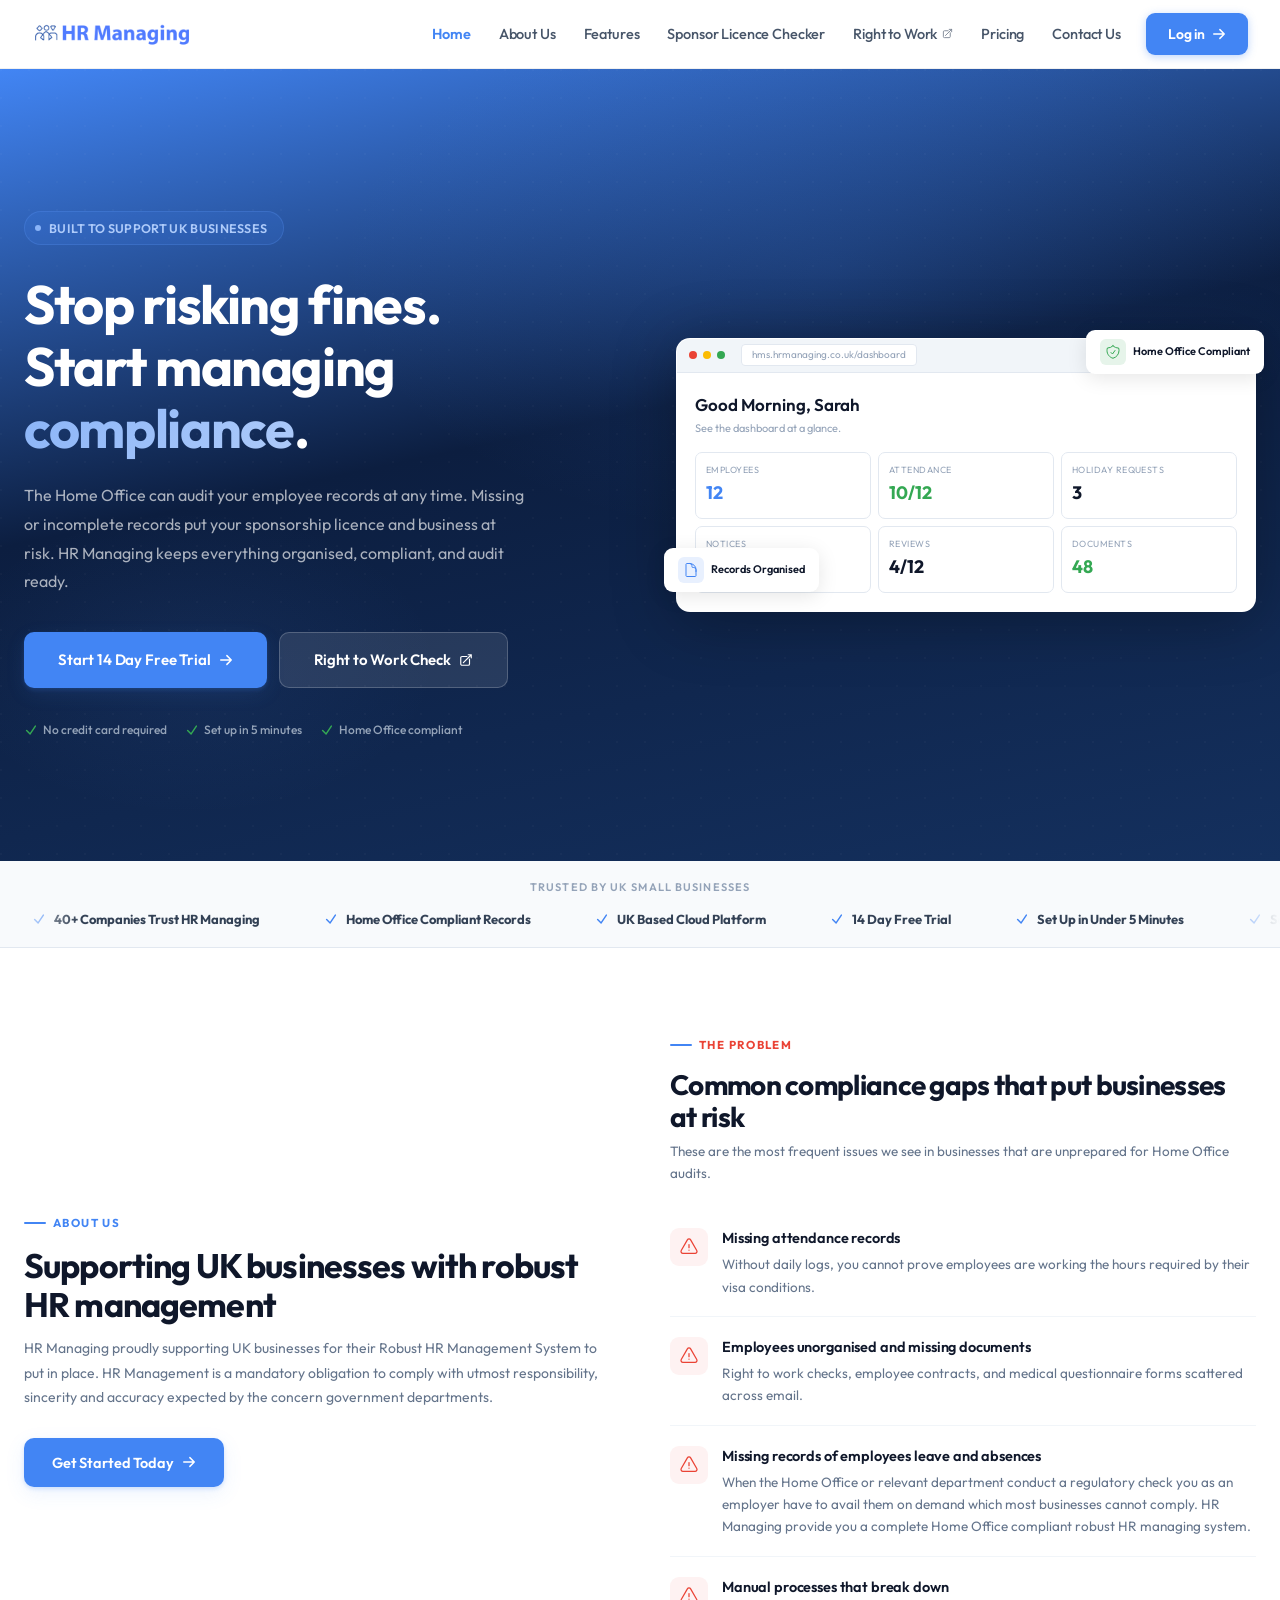
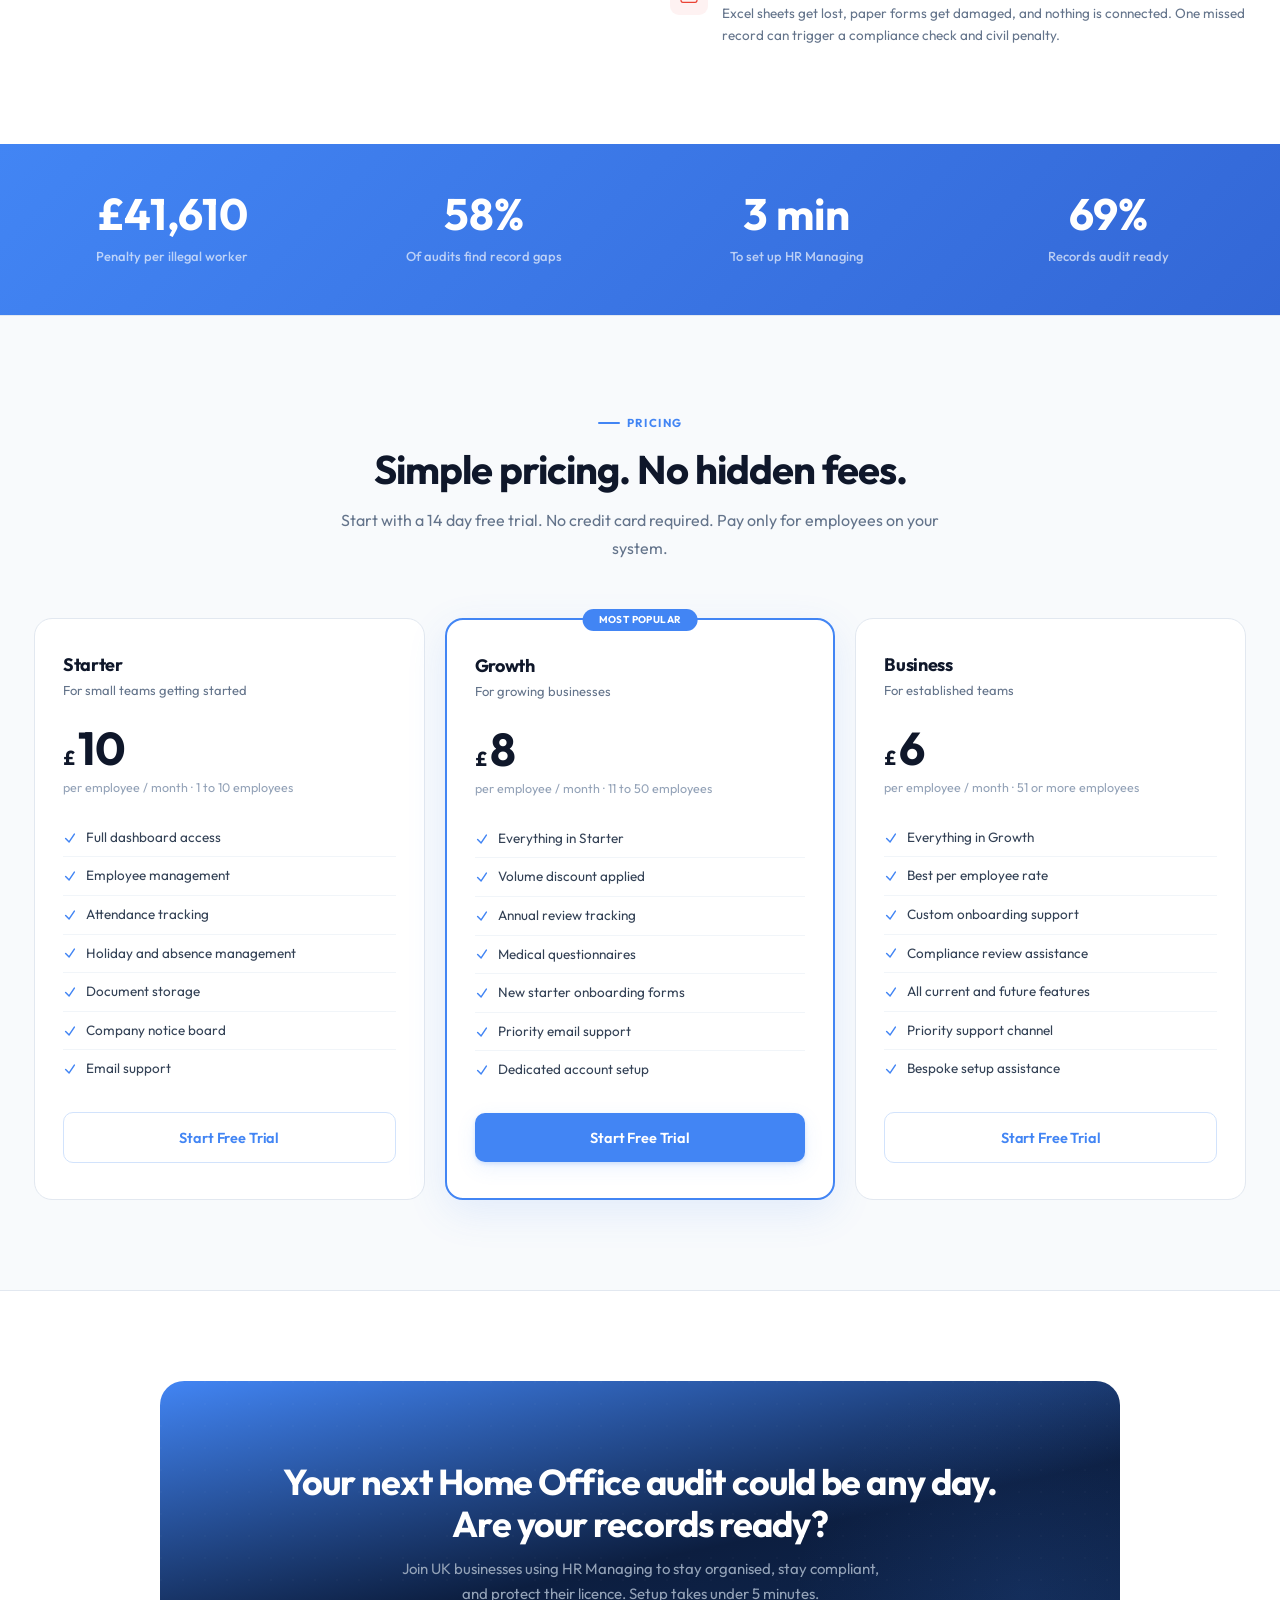
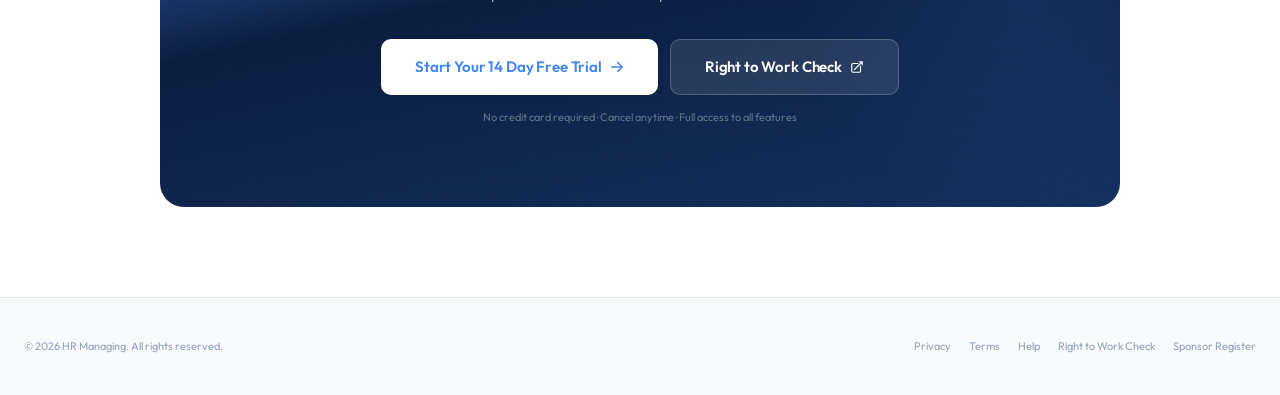
<file: index.html>
<!DOCTYPE html>
<html lang="en">
<head>
<meta charset="UTF-8">
<meta name="viewport" content="width=device-width, initial-scale=1.0">
<meta name="description" content="HR Managing - Home Office Compliant HR Software for UK Small Businesses. Track employees, attendance, holidays, and documents in one simple dashboard.">
<title>HR Managing - Home Office Compliant HR Software Built to support UK businesses</title>

<link rel="icon" href="favicon.png">

<!-- FONTS: Outfit — premium geometric sans, distinctive character similar to Qatar Airways' Jotia -->
<link rel="preconnect" href="https://fonts.googleapis.com">
<link rel="preconnect" href="https://fonts.gstatic.com" crossorigin>
<link href="https://fonts.googleapis.com/css2?family=Outfit:wght@300;400;500;600;700;800&display=swap" rel="stylesheet">

<link rel="stylesheet" href="css/style.css">
</head>
<body>

<!-- ═══════════════════════════════════════════════════════════
     SVG ICON DEFINITIONS (reusable via <use>)
     ═══════════════════════════════════════════════════════════ -->
<svg style="display:none" xmlns="http://www.w3.org/2000/svg">
  <symbol id="i-check" viewBox="0 0 24 24" fill="none" stroke="currentColor" stroke-width="2.5" stroke-linecap="round" stroke-linejoin="round"><path d="M4.5 12.75l6 6 9-13.5"/></symbol>
  <symbol id="i-arrow" viewBox="0 0 24 24" fill="none" stroke="currentColor" stroke-width="2.5" stroke-linecap="round" stroke-linejoin="round"><path d="M13.5 4.5L21 12m0 0l-7.5 7.5M21 12H3"/></symbol>
  <symbol id="i-ext" viewBox="0 0 24 24" fill="none" stroke="currentColor" stroke-width="2" stroke-linecap="round" stroke-linejoin="round"><path d="M13.5 6H5.25A2.25 2.25 0 003 8.25v10.5A2.25 2.25 0 005.25 21h10.5A2.25 2.25 0 0018 18.75V10.5m-10.5 6L21 3m0 0h-5.25M21 3v5.25"/></symbol>
  <symbol id="i-chev" viewBox="0 0 24 24" fill="none" stroke="currentColor" stroke-width="2" stroke-linecap="round" stroke-linejoin="round"><path d="M19.5 8.25l-7.5 7.5-7.5-7.5"/></symbol>
  <symbol id="i-warn" viewBox="0 0 24 24" fill="none" stroke="currentColor" stroke-width="1.5" stroke-linecap="round" stroke-linejoin="round"><path d="M12 9v3.75m-9.303 3.376c-.866 1.5.217 3.374 1.948 3.374h14.71c1.73 0 2.813-1.874 1.948-3.374L13.949 3.378c-.866-1.5-3.032-1.5-3.898 0L2.697 16.126zM12 15.75h.007v.008H12v-.008z"/></symbol>
  <symbol id="i-shield" viewBox="0 0 24 24" fill="none" stroke="currentColor" stroke-width="1.5" stroke-linecap="round" stroke-linejoin="round"><path d="M9 12.75L11.25 15 15 9.75m-3-7.036A11.959 11.959 0 013.598 6 11.99 11.99 0 003 9.749c0 5.592 3.824 10.29 9 11.623 5.176-1.332 9-6.03 9-11.622 0-1.31-.21-2.571-.598-3.751h-.152c-3.196 0-6.1-1.248-8.25-3.285z"/></symbol>
  <symbol id="i-doc" viewBox="0 0 24 24" fill="none" stroke="currentColor" stroke-width="1.5" stroke-linecap="round" stroke-linejoin="round"><path d="M19.5 14.25v-2.625a3.375 3.375 0 00-3.375-3.375h-1.5A1.125 1.125 0 0113.5 7.125v-1.5a3.375 3.375 0 00-3.375-3.375H8.25m2.25 0H5.625c-.621 0-1.125.504-1.125 1.125v17.25c0 .621.504 1.125 1.125 1.125h12.75c.621 0 1.125-.504 1.125-1.125V11.25a9 9 0 00-9-9z"/></symbol>
  <symbol id="i-employees" viewBox="0 0 24 24" fill="none" stroke="currentColor" stroke-width="1.5" stroke-linecap="round" stroke-linejoin="round"><path d="M15 19.128a9.38 9.38 0 002.625.372 9.337 9.337 0 004.121-.952 4.125 4.125 0 00-7.533-2.493M15 19.128v-.003c0-1.113-.285-2.16-.786-3.07M15 19.128v.106A12.318 12.318 0 018.624 21c-2.331 0-4.512-.645-6.374-1.766l-.001-.109a6.375 6.375 0 0111.964-3.07M12 6.375a3.375 3.375 0 11-6.75 0 3.375 3.375 0 016.75 0zm8.25 2.25a2.625 2.625 0 11-5.25 0 2.625 2.625 0 015.25 0z"/></symbol>
  <symbol id="i-clock" viewBox="0 0 24 24" fill="none" stroke="currentColor" stroke-width="1.5" stroke-linecap="round" stroke-linejoin="round"><path d="M12 6v6h4.5m4.5 0a9 9 0 11-18 0 9 9 0 0118 0z"/></symbol>
  <symbol id="i-calendar" viewBox="0 0 24 24" fill="none" stroke="currentColor" stroke-width="1.5" stroke-linecap="round" stroke-linejoin="round"><path d="M6.75 3v2.25M17.25 3v2.25M3 18.75V7.5a2.25 2.25 0 012.25-2.25h13.5A2.25 2.25 0 0121 7.5v11.25m-18 0A2.25 2.25 0 005.25 21h13.5A2.25 2.25 0 0021 18.75m-18 0v-7.5A2.25 2.25 0 015.25 9h13.5A2.25 2.25 0 0121 11.25v7.5"/></symbol>
  <symbol id="i-review" viewBox="0 0 24 24" fill="none" stroke="currentColor" stroke-width="1.5" stroke-linecap="round" stroke-linejoin="round"><path d="M9 12.75L11.25 15 15 9.75M21 12c0 1.268-.63 2.39-1.593 3.068a3.745 3.745 0 01-1.043 3.296 3.745 3.745 0 01-3.296 1.043A3.745 3.745 0 0112 21c-1.268 0-2.39-.63-3.068-1.593a3.746 3.746 0 01-3.296-1.043 3.745 3.745 0 01-1.043-3.296A3.745 3.745 0 013 12c0-1.268.63-2.39 1.593-3.068a3.745 3.745 0 011.043-3.296 3.746 3.746 0 013.296-1.043A3.746 3.746 0 0112 3c1.268 0 2.39.63 3.068 1.593a3.746 3.746 0 013.296 1.043 3.746 3.746 0 011.043 3.296A3.745 3.745 0 0121 12z"/></symbol>
  <symbol id="i-medical" viewBox="0 0 24 24" fill="none" stroke="currentColor" stroke-width="1.5" stroke-linecap="round" stroke-linejoin="round"><path d="M21 8.25c0-2.485-2.099-4.5-4.688-4.5-1.935 0-3.597 1.126-4.312 2.733-.715-1.607-2.377-2.733-4.313-2.733C5.1 3.75 3 5.765 3 8.25c0 7.22 9 12 9 12s9-4.78 9-12z"/></symbol>
  <symbol id="i-notice" viewBox="0 0 24 24" fill="none" stroke="currentColor" stroke-width="1.5" stroke-linecap="round" stroke-linejoin="round"><path d="M10.34 15.84c-.688-.06-1.386-.09-2.09-.09H7.5a4.5 4.5 0 110-9h.75c.704 0 1.402-.03 2.09-.09m0 9.18c.253.962.584 1.892.985 2.783.247.55.06 1.21-.463 1.511l-.657.38c-.551.318-1.26.117-1.527-.461a20.845 20.845 0 01-1.44-4.282m3.102.069a18.03 18.03 0 01-.59-4.59c0-1.586.205-3.124.59-4.59m0 9.18a23.848 23.848 0 018.835 2.535M10.34 6.66a23.847 23.847 0 008.835-2.535m0 0A23.74 23.74 0 0018.795 3m.38 1.125a23.91 23.91 0 011.014 5.395m-1.014 8.855c-.118.38-.245.754-.38 1.125m.38-1.125a23.91 23.91 0 001.014-5.395m0-3.46c.495.413.811 1.035.811 1.73 0 .695-.316 1.317-.811 1.73m0-3.46a24.347 24.347 0 010 3.46"/></symbol>
  <symbol id="i-star" viewBox="0 0 24 24" fill="currentColor"><path d="M12 2l3.09 6.26L22 9.27l-5 4.87 1.18 6.88L12 17.77l-6.18 3.25L7 14.14 2 9.27l6.91-1.01L12 2z"/></symbol>
  <symbol id="i-quote" viewBox="0 0 24 24" fill="currentColor" opacity=".07"><path d="M14.017 21v-7.391c0-5.704 3.731-9.57 8.983-10.609l.995 2.151c-2.432.917-3.995 3.638-3.995 5.849h4v10H14.017zM0 21v-7.391c0-5.704 3.731-9.57 8.983-10.609l.995 2.151C7.546 6.068 5.983 8.789 5.983 11H10v10H0z"/></symbol>
  <symbol id="i-menu" viewBox="0 0 24 24" fill="none" stroke="currentColor" stroke-width="2" stroke-linecap="round" stroke-linejoin="round"><path d="M3.75 6.75h16.5M3.75 12h16.5m-16.5 5.25h16.5"/></symbol>
  <symbol id="i-close" viewBox="0 0 24 24" fill="none" stroke="currentColor" stroke-width="2" stroke-linecap="round" stroke-linejoin="round"><path d="M6 18L18 6M6 6l12 12"/></symbol>
</svg>

<!-- ═══════════════ NAV ═══════════════ -->
<nav class="nav">
  <div class="nav-in">
    <a href="index.html" class="logo">
      <img id="site-logo" src="logo.png" alt="HR Managing Logo" class="logo-img">
    </a>
    <div class="nav-links">
      <a href="index.html" class="nl active">Home</a>
      <a href="about.html" class="nl">About Us</a>
      <a href="features.html" class="nl">Features</a>
      <a href="sponsor-checker.html" class="nl">Sponsor Licence Checker</a>
      <a href="https://user-auth.apply-to-visit-or-stay-in-the-uk.homeoffice.gov.uk/auth/realms/ExternalChecker/protocol/openid-connect/auth?redirect_uri=https%3A%2F%2Fright-to-work.service.gov.uk%2Frtw-view%2Fchecker-details%2Fredirection&state=46e5a3be7d4324e58a7e73ad641fcfc8&client_id=external-checker-rtwr&nonce=197c39160ec27401a6d055d435554153&response_type=code&scope=openid%20email%20profile" class="nl" target="_blank" rel="noopener noreferrer">Right to Work <svg width="11" height="11"><use href="#i-ext"/></svg></a>
      <a href="#pricing" class="nl">Pricing</a>
      <a href="contact.html" class="nl">Contact Us</a>
      <a href="https://hms.hrmanaging.co.uk" class="nav-cta" target="_blank" rel="noopener">Log in <svg width="14" height="14"><use href="#i-arrow"/></svg></a>
    </div>
    <button class="mob-tog" onclick="document.getElementById('mob-menu').classList.add('open')" aria-label="Open menu">
      <svg width="22" height="22"><use href="#i-menu"/></svg>
    </button>
  </div>
</nav>

<!-- Mobile menu -->
<div id="mob-menu" class="mob-menu">
  <div class="mob-hdr">
    <div class="logo-text">HR<span>Managing</span></div>
    <button class="mob-close" onclick="document.getElementById('mob-menu').classList.remove('open')" aria-label="Close menu">
      <svg width="22" height="22"><use href="#i-close"/></svg>
    </button>
  </div>
  <a href="index.html" onclick="document.getElementById('mob-menu').classList.remove('open')">Home</a>
  <a href="about.html" onclick="document.getElementById('mob-menu').classList.remove('open')">About Us</a>
  <a href="features.html" onclick="document.getElementById('mob-menu').classList.remove('open')">Features</a>
  <a href="sponsor-checker.html" onclick="document.getElementById('mob-menu').classList.remove('open')">Sponsor Licence Checker</a>
  <a href="https://user-auth.apply-to-visit-or-stay-in-the-uk.homeoffice.gov.uk/auth/realms/ExternalChecker/protocol/openid-connect/auth?redirect_uri=https%3A%2F%2Fright-to-work.service.gov.uk%2Frtw-view%2Fchecker-details%2Fredirection&state=46e5a3be7d4324e58a7e73ad641fcfc8&client_id=external-checker-rtwr&nonce=197c39160ec27401a6d055d435554153&response_type=code&scope=openid%20email%20profile" target="_blank" rel="noopener noreferrer" onclick="document.getElementById('mob-menu').classList.remove('open')">Right to Work ↗</a>
  <a href="#pricing" onclick="document.getElementById('mob-menu').classList.remove('open')">Pricing</a>
  <a href="contact.html" onclick="document.getElementById('mob-menu').classList.remove('open')">Contact Us</a>
  <a href="https://hms.hrmanaging.co.uk/company-request" target="_blank" rel="noopener" style="color:var(--b600);font-weight:700">Book a Free Trial</a>
</div>

<!-- ═══════════════ HERO ═══════════════ -->
<section class="hero">
  <div class="hero-in">
    <div>
      <div class="hero-badge reveal"><div class="hero-dot"></div>Built to support UK Businesses</div>
      <h1 class="reveal" style="transition-delay:.08s">Stop risking fines.<br>Start managing <em>compliance</em>.</h1>
      <p class="hero-sub reveal" style="transition-delay:.16s">The Home Office can audit your employee records at any time. Missing or incomplete records put your sponsorship licence and business at risk. HR Managing keeps everything organised, compliant, and audit ready.</p>
      <div class="hero-ctas reveal" style="transition-delay:.24s">
        <a href="https://hms.hrmanaging.co.uk/company-request" class="btn bp bl" target="_blank" rel="noopener">Start 14 Day Free Trial <svg width="14" height="14"><use href="#i-arrow"/></svg></a>
        <a href="https://user-auth.apply-to-visit-or-stay-in-the-uk.homeoffice.gov.uk/auth/realms/ExternalChecker/protocol/openid-connect/auth?redirect_uri=https%3A%2F%2Fright-to-work.service.gov.uk%2Frtw-view%2Fchecker-details%2Fredirection&state=46e5a3be7d4324e58a7e73ad641fcfc8&client_id=external-checker-rtwr&nonce=197c39160ec27401a6d055d435554153&response_type=code&scope=openid%20email%20profile" class="btn bg bl" target="_blank" rel="noopener">Right to Work Check <svg width="14" height="14"><use href="#i-ext"/></svg></a>
      </div>
      <div class="hero-trust reveal" style="transition-delay:.32s">
        <div class="ht-item"><svg width="14" height="14"><use href="#i-check"/></svg> No credit card required</div>
        <div class="ht-item"><svg width="14" height="14"><use href="#i-check"/></svg> Set up in 5 minutes</div>
        <div class="ht-item"><svg width="14" height="14"><use href="#i-check"/></svg> Home Office compliant</div>
      </div>
    </div>
    <div class="reveal from-right" style="transition-delay:.12s">
      <div class="hero-vis">
        <div class="hf hf1"><div class="hfi" style="background:#E6F4EA;color:#34A853"><svg width="16" height="16"><use href="#i-shield"/></svg></div>Home Office Compliant</div>
        <div class="hf hf2"><div class="hfi" style="background:#E8F0FE;color:#4285F4"><svg width="16" height="16"><use href="#i-doc"/></svg></div>Records Organised</div>
        <div class="mockup">
          <div class="mk-bar">
            <div class="mk-dot" style="background:#EA4335"></div>
            <div class="mk-dot" style="background:#FBBC04"></div>
            <div class="mk-dot" style="background:#34A853"></div>
            <div class="mk-url">hms.hrmanaging.co.uk/dashboard</div>
          </div>
          <div class="mk-body">
            <div class="mk-greet">Good Morning, Sarah</div>
            <div class="mk-sub">See the dashboard at a glance.</div>
            <div class="mk-grid">
              <div class="mk-card"><div class="mk-card-l">Employees</div><div class="mk-card-v mc-b">12</div></div>
              <div class="mk-card"><div class="mk-card-l">Attendance</div><div class="mk-card-v mc-g">10/12</div></div>
              <div class="mk-card"><div class="mk-card-l">Holiday Requests</div><div class="mk-card-v">3</div></div>
              <div class="mk-card"><div class="mk-card-l">Notices</div><div class="mk-card-v mc-b">2</div></div>
              <div class="mk-card"><div class="mk-card-l">Reviews</div><div class="mk-card-v">4/12</div></div>
              <div class="mk-card"><div class="mk-card-l">Documents</div><div class="mk-card-v mc-g">48</div></div>
            </div>
          </div>
        </div>
      </div>
    </div>
  </div>
</section>

<!-- ═══════════════ TRUST SLIDER ═══════════════ -->
<div class="trust-bar">
  <div class="trust-label">Trusted by UK Small Businesses</div>
  <div style="overflow:hidden">
    <div class="trust-track" id="trust-track"></div>
  </div>
</div>


<!-- ═══════════════ PROBLEM SECTION ═══════════════ -->
<section class="prob-sec" id="about">
  <div class="prob-in">
    <div class="prob-grid">
      <div class="reveal from-right">
        <div class="sec-tag">About Us</div>
        <h2 style="font-size:clamp(22px,3vw,34px);margin-bottom:12px">Supporting UK businesses with robust HR management</h2>
        <p style="font-size:14px;line-height:1.75;color:var(--s500);margin-bottom:28px">HR Managing proudly supporting UK businesses for their Robust HR Management System to put in place. HR Management is a mandatory obligation to comply with utmost responsibility, sincerity and accuracy expected by the concern government departments.</p>
        <a href="https://hms.hrmanaging.co.uk/company-request" class="btn bp" target="_blank" rel="noopener">Get Started Today <svg width="14" height="14"><use href="#i-arrow"/></svg></a>
      </div>
      <div>
        <!-- "THE PROBLEM" heading on the right column above problem items -->
        <div class="prob-right-hdr reveal">
          <div class="sec-tag" style="color:var(--red)">The Problem</div>
          <h3>Common compliance gaps that put businesses at risk</h3>
          <p>These are the most frequent issues we see in businesses that are unprepared for Home Office audits.</p>
        </div>
        <ul class="prob-list" id="prob-list"></ul>
      </div>
    </div>
  </div>
</section>

<!-- ═══════════════ STATS ═══════════════ -->
<div class="stats">
  <div class="stats-in">
    <div class="stat-card reveal"><div class="stat-num" data-count="60000" data-prefix="£">£0</div><div class="stat-label">Penalty per illegal worker</div></div>
    <div class="stat-card reveal" style="transition-delay:.1s"><div class="stat-num" data-count="85" data-suffix="%">0%</div><div class="stat-label">Of audits find record gaps</div></div>
    <div class="stat-card reveal" style="transition-delay:.2s"><div class="stat-num" data-count="5" data-suffix=" min">0 min</div><div class="stat-label">To set up HR Managing</div></div>
    <div class="stat-card reveal" style="transition-delay:.3s"><div class="stat-num" data-count="100" data-suffix="%">0%</div><div class="stat-label">Records audit ready</div></div>
  </div>
</div>









<!-- ═══════════════ PRICING ═══════════════ -->
<div class="sec-bg" id="pricing">
  <div class="sec">
    <div class="sec-hdr reveal">
      <div class="sec-tag">Pricing</div>
      <h2>Simple pricing. No hidden fees.</h2>
      <p>Start with a 14 day free trial. No credit card required. Pay only for employees on your system.</p>
    </div>
    <div class="pg" id="price-grid"></div>
  </div>
</div>



<!-- ═══════════════ CTA ═══════════════ -->
<section class="cta-sec" id="contact">
  <div class="cta-box reveal from-scale">
    <h2>Your next Home Office audit could be any day.<br>Are your records ready?</h2>
    <p>Join UK businesses using HR Managing to stay organised, stay compliant, and protect their licence. Setup takes under 5 minutes.</p>
    <div class="cta-btns">
      <a href="https://hms.hrmanaging.co.uk/company-request" class="btn bw bl" target="_blank" rel="noopener">Start Your 14 Day Free Trial <svg width="14" height="14"><use href="#i-arrow"/></svg></a>
      <a href="https://user-auth.apply-to-visit-or-stay-in-the-uk.homeoffice.gov.uk/auth/realms/ExternalChecker/protocol/openid-connect/auth?redirect_uri=https%3A%2F%2Fright-to-work.service.gov.uk%2Frtw-view%2Fchecker-details%2Fredirection&state=46e5a3be7d4324e58a7e73ad641fcfc8&client_id=external-checker-rtwr&nonce=197c39160ec27401a6d055d435554153&response_type=code&scope=openid%20email%20profile" class="btn bg bl" target="_blank" rel="noopener noreferrer">Right to Work Check <svg width="12" height="12"><use href="#i-ext"/></svg></a>
    </div>
    <div class="cta-note">No credit card required · Cancel anytime · Full access to all features</div>
  </div>
</section>

<!-- ═══════════════ FOOTER ═══════════════ -->
<footer class="footer">
  <div class="footer-in">
    <p>&copy; 2026 HR Managing. All rights reserved.</p>
    <div class="footer-links">
      <a href="privacy.html">Privacy</a>
      <a href="terms.html">Terms</a>
      <a href="help.html">Help</a>
      <a href="https://user-auth.apply-to-visit-or-stay-in-the-uk.homeoffice.gov.uk/auth/realms/ExternalChecker/protocol/openid-connect/auth?redirect_uri=https%3A%2F%2Fright-to-work.service.gov.uk%2Frtw-view%2Fchecker-details%2Fredirection&state=46e5a3be7d4324e58a7e73ad641fcfc8&client_id=external-checker-rtwr&nonce=197c39160ec27401a6d055d435554153&response_type=code&scope=openid%20email%20profile" target="_blank">Right to Work Check</a>
      <a href="https://www.gov.uk/government/publications/register-of-licensed-sponsors-workers" target="_blank">Sponsor Register</a>
    </div>
  </div>
</footer>

<script src="js/main.js"></script>
</body>
</html>
</file>
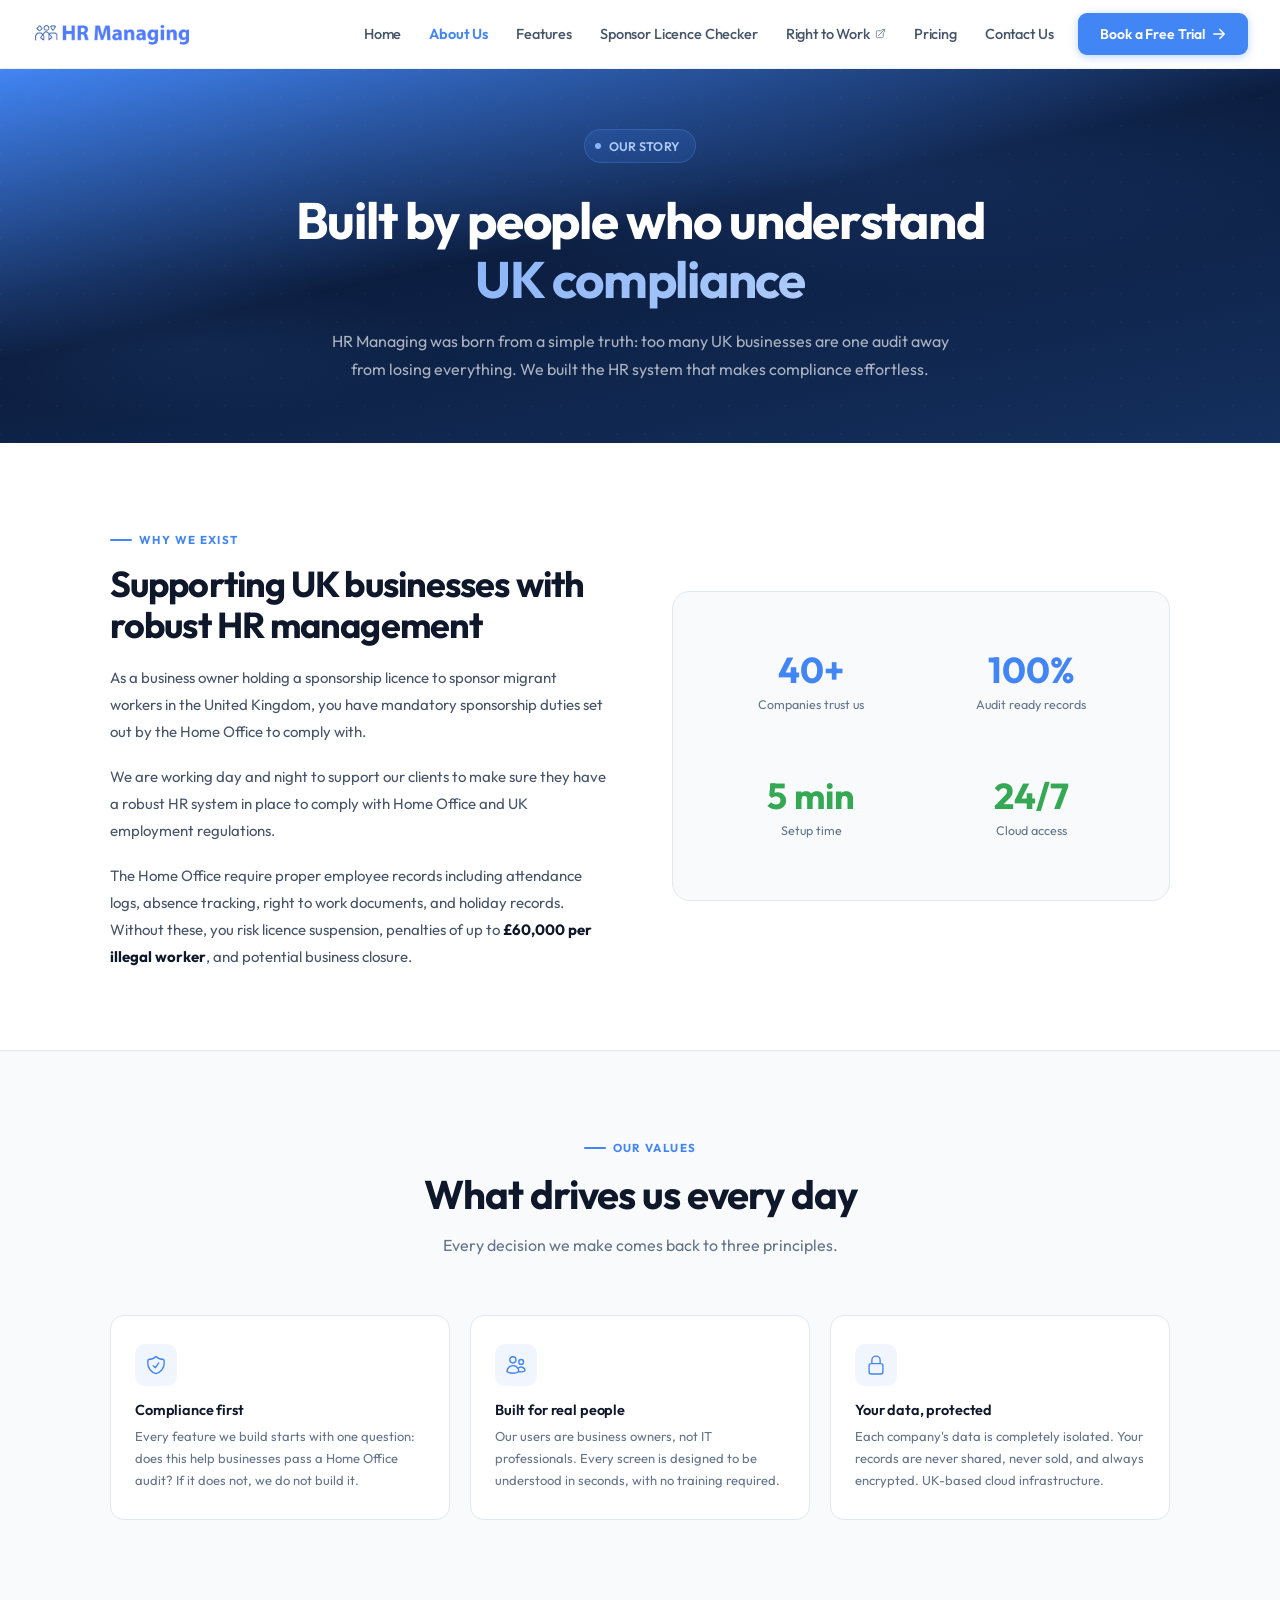
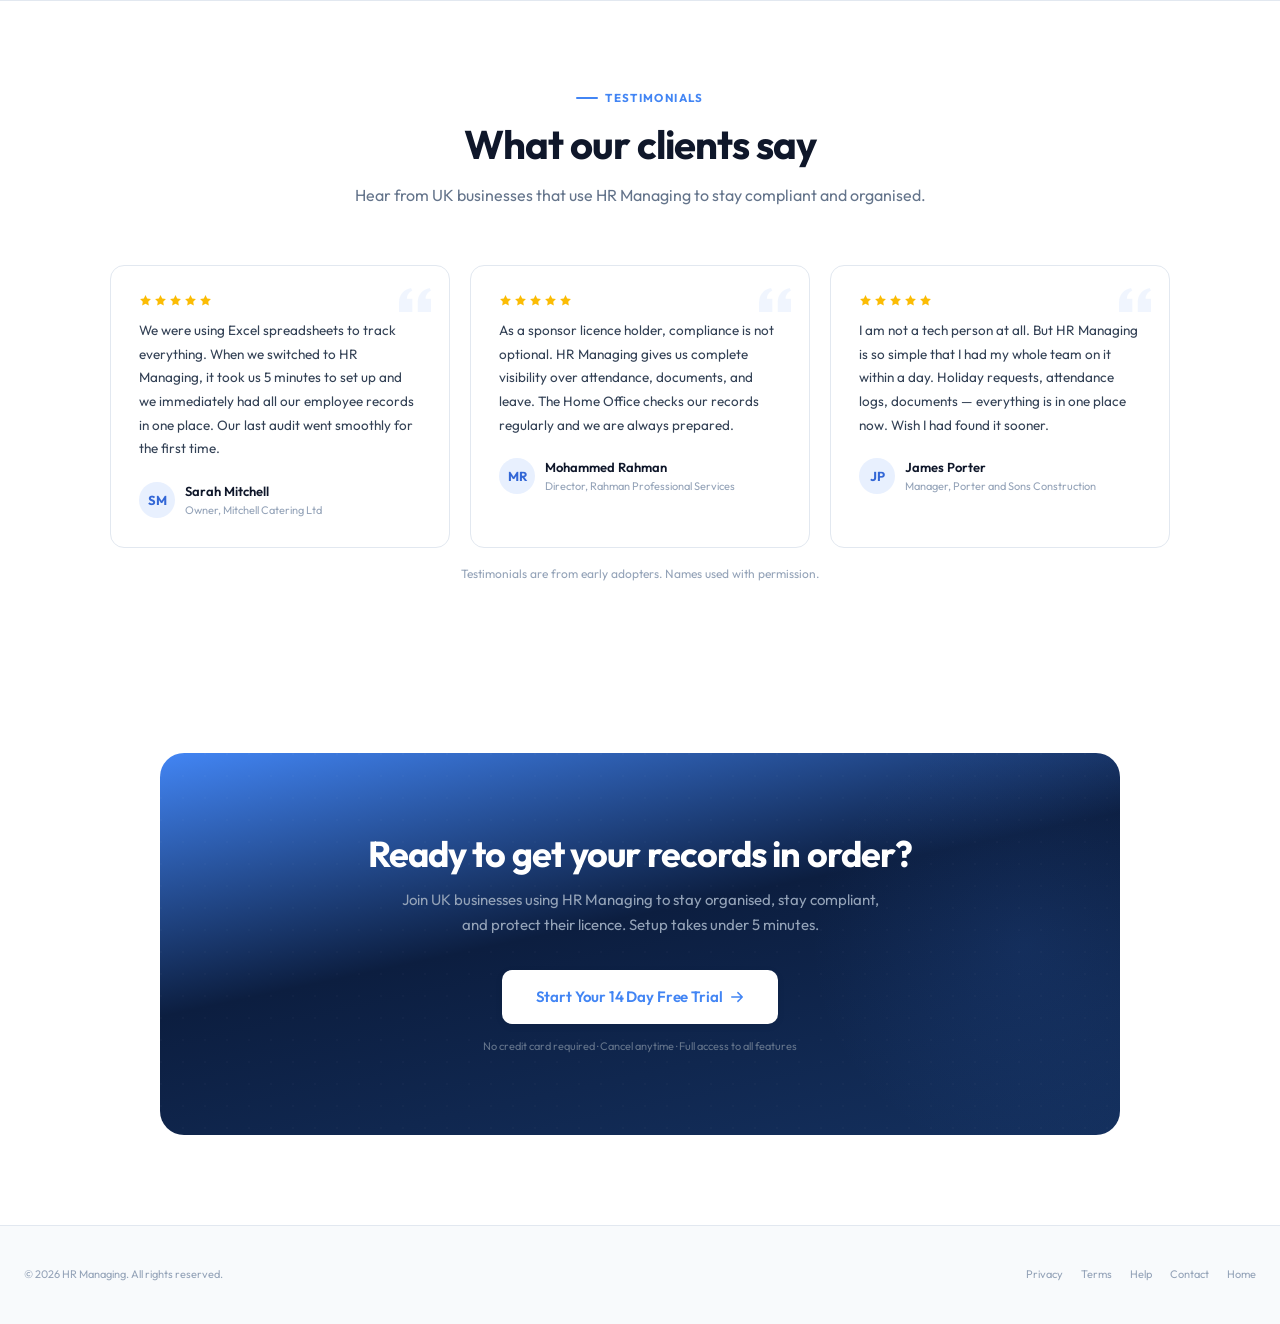
<file: about.html>
<!DOCTYPE html>
<html lang="en">
<head>
<meta charset="UTF-8">
<meta name="viewport" content="width=device-width, initial-scale=1.0">
<meta name="description" content="Learn about HR Managing — a UK-based HR management system built to help small businesses stay compliant with Home Office requirements.">
<title>About Us - HR Managing</title>
<link rel="icon" href="favicon.png">
<link rel="preconnect" href="https://fonts.googleapis.com">
<link rel="preconnect" href="https://fonts.gstatic.com" crossorigin>
<link href="https://fonts.googleapis.com/css2?family=Outfit:wght@300;400;500;600;700;800&display=swap" rel="stylesheet">
<link rel="stylesheet" href="css/style.css">
</head>
<body>

<svg style="display:none" xmlns="http://www.w3.org/2000/svg">
  <symbol id="i-check" viewBox="0 0 24 24" fill="none" stroke="currentColor" stroke-width="2.5" stroke-linecap="round" stroke-linejoin="round"><path d="M4.5 12.75l6 6 9-13.5"/></symbol>
  <symbol id="i-arrow" viewBox="0 0 24 24" fill="none" stroke="currentColor" stroke-width="2.5" stroke-linecap="round" stroke-linejoin="round"><path d="M13.5 4.5L21 12m0 0l-7.5 7.5M21 12H3"/></symbol>
  <symbol id="i-ext" viewBox="0 0 24 24" fill="none" stroke="currentColor" stroke-width="2" stroke-linecap="round" stroke-linejoin="round"><path d="M13.5 6H5.25A2.25 2.25 0 003 8.25v10.5A2.25 2.25 0 005.25 21h10.5A2.25 2.25 0 0018 18.75V10.5m-10.5 6L21 3m0 0h-5.25M21 3v5.25"/></symbol>
  <symbol id="i-chev" viewBox="0 0 24 24" fill="none" stroke="currentColor" stroke-width="2" stroke-linecap="round" stroke-linejoin="round"><path d="M19.5 8.25l-7.5 7.5-7.5-7.5"/></symbol>
  <symbol id="i-star" viewBox="0 0 24 24" fill="currentColor"><path d="M12 2l3.09 6.26L22 9.27l-5 4.87 1.18 6.88L12 17.77l-6.18 3.25L7 14.14 2 9.27l6.91-1.01L12 2z"/></symbol>
  <symbol id="i-quote" viewBox="0 0 24 24" fill="currentColor" opacity=".07"><path d="M14.017 21v-7.391c0-5.704 3.731-9.57 8.983-10.609l.995 2.151c-2.432.917-3.995 3.638-3.995 5.849h4v10H14.017zM0 21v-7.391c0-5.704 3.731-9.57 8.983-10.609l.995 2.151C7.546 6.068 5.983 8.789 5.983 11H10v10H0z"/></symbol>
  <symbol id="i-shield" viewBox="0 0 24 24" fill="none" stroke="currentColor" stroke-width="1.5" stroke-linecap="round" stroke-linejoin="round"><path d="M9 12.75L11.25 15 15 9.75m-3-7.036A11.959 11.959 0 013.598 6 11.99 11.99 0 003 9.749c0 5.592 3.824 10.29 9 11.623 5.176-1.332 9-6.03 9-11.622 0-1.31-.21-2.571-.598-3.751h-.152c-3.196 0-6.1-1.248-8.25-3.285z"/></symbol>
  <symbol id="i-menu" viewBox="0 0 24 24" fill="none" stroke="currentColor" stroke-width="2" stroke-linecap="round" stroke-linejoin="round"><path d="M3.75 6.75h16.5M3.75 12h16.5m-16.5 5.25h16.5"/></symbol>
  <symbol id="i-close" viewBox="0 0 24 24" fill="none" stroke="currentColor" stroke-width="2" stroke-linecap="round" stroke-linejoin="round"><path d="M6 18L18 6M6 6l12 12"/></symbol>
</svg>

<!-- ═══════════════ NAV ═══════════════ -->
<nav class="nav">
  <div class="nav-in">
    <a href="index.html" class="logo"><img id="site-logo" src="logo.png" alt="HR Managing Logo" class="logo-img"></a>
    <div class="nav-links">
      <a href="index.html" class="nl">Home</a>
      <a href="about.html" class="nl active">About Us</a>
      <a href="features.html" class="nl">Features</a>
      <a href="sponsor-checker.html" class="nl">Sponsor Licence Checker</a>
      <a href="https://user-auth.apply-to-visit-or-stay-in-the-uk.homeoffice.gov.uk/auth/realms/ExternalChecker/protocol/openid-connect/auth?redirect_uri=https%3A%2F%2Fright-to-work.service.gov.uk%2Frtw-view%2Fchecker-details%2Fredirection&state=46e5a3be7d4324e58a7e73ad641fcfc8&client_id=external-checker-rtwr&nonce=197c39160ec27401a6d055d435554153&response_type=code&scope=openid%20email%20profile" class="nl" target="_blank" rel="noopener noreferrer">Right to Work <svg width="11" height="11"><use href="#i-ext"/></svg></a>
      <a href="index.html#pricing" class="nl">Pricing</a>
      <a href="contact.html" class="nl">Contact Us</a>
      <a href="https://hms.hrmanaging.co.uk/company-request" class="nav-cta" target="_blank" rel="noopener">Book a Free Trial <svg width="14" height="14"><use href="#i-arrow"/></svg></a>
    </div>
    <button class="mob-tog" onclick="document.getElementById('mob-menu').classList.add('open')" aria-label="Open menu"><svg width="22" height="22"><use href="#i-menu"/></svg></button>
  </div>
</nav>
<div id="mob-menu" class="mob-menu">
  <div class="mob-hdr"><div class="logo-text">HR<span>Managing</span></div><button class="mob-close" onclick="document.getElementById('mob-menu').classList.remove('open')" aria-label="Close menu"><svg width="22" height="22"><use href="#i-close"/></svg></button></div>
  <a href="index.html" onclick="document.getElementById('mob-menu').classList.remove('open')">Home</a>
  <a href="about.html" style="color:var(--b600);font-weight:600" onclick="document.getElementById('mob-menu').classList.remove('open')">About Us</a>
  <a href="features.html" onclick="document.getElementById('mob-menu').classList.remove('open')">Features</a>
  <a href="sponsor-checker.html" onclick="document.getElementById('mob-menu').classList.remove('open')">Sponsor Licence Checker</a>
  <a href="https://user-auth.apply-to-visit-or-stay-in-the-uk.homeoffice.gov.uk/auth/realms/ExternalChecker/protocol/openid-connect/auth?redirect_uri=https%3A%2F%2Fright-to-work.service.gov.uk%2Frtw-view%2Fchecker-details%2Fredirection&state=46e5a3be7d4324e58a7e73ad641fcfc8&client_id=external-checker-rtwr&nonce=197c39160ec27401a6d055d435554153&response_type=code&scope=openid%20email%20profile" target="_blank" rel="noopener noreferrer" onclick="document.getElementById('mob-menu').classList.remove('open')">Right to Work ↗</a>
  <a href="index.html#pricing" onclick="document.getElementById('mob-menu').classList.remove('open')">Pricing</a>
  <a href="contact.html" onclick="document.getElementById('mob-menu').classList.remove('open')">Contact Us</a>
  <a href="https://hms.hrmanaging.co.uk/company-request" target="_blank" rel="noopener" style="color:var(--b600);font-weight:700">Book a Free Trial</a>
</div>

<!-- ═══════════════ HERO ═══════════════ -->
<section class="hero" style="min-height:auto;padding:60px 24px">
  <div class="hero-in" style="grid-template-columns:1fr;gap:20px;text-align:center">
    <div class="reveal">
      <div class="hero-badge"><div class="hero-dot"></div>Our Story</div>
      <h1 style="font-size:clamp(34px,4vw,52px);color:white;margin-bottom:18px;letter-spacing:-0.025em">Built by people who understand<br><em>UK compliance</em></h1>
      <p style="font-size:16px;color:rgba(255,255,255,0.65);margin-bottom:0;max-width:620px;margin-left:auto;margin-right:auto;line-height:1.75;font-weight:400">HR Managing was born from a simple truth: too many UK businesses are one audit away from losing everything. We built the HR system that makes compliance effortless.</p>
    </div>
  </div>
</section>

<!-- ═══════════════ MISSION ═══════════════ -->
<section style="padding:80px 24px;background:white">
  <div style="max-width:1060px;margin:0 auto" class="about-grid">

    <div class="reveal">
      <div class="sec-tag">Why We Exist</div>
      <h2 style="font-size:clamp(24px,3vw,36px);margin-bottom:18px">Supporting UK businesses with robust HR management</h2>
      <p style="font-size:15px;line-height:1.8;color:var(--s600);margin-bottom:18px">As a business owner holding a sponsorship licence to sponsor migrant workers in the United Kingdom, you have mandatory sponsorship duties set out by the Home Office to comply with.</p>
      <p style="font-size:15px;line-height:1.8;color:var(--s600);margin-bottom:18px">We are working day and night to support our clients to make sure they have a robust HR system in place to comply with Home Office and UK employment regulations.</p>
      <p style="font-size:15px;line-height:1.8;color:var(--s600)">The Home Office require proper employee records including attendance logs, absence tracking, right to work documents, and holiday records. Without these, you risk licence suspension, penalties of up to <strong style="color:var(--s900)">£60,000 per illegal worker</strong>, and potential business closure.</p>
    </div>

    <div class="reveal from-right">
      <div style="padding:40px;background:var(--s50);border-radius:18px;border:1px solid var(--s200)">
        <div style="display:grid;grid-template-columns:1fr 1fr;gap:24px">
          <div style="text-align:center;padding:20px">
            <div style="font-family:var(--fd);font-size:36px;font-weight:700;color:var(--b600);line-height:1">40+</div>
            <div style="font-size:12.5px;color:var(--s500);margin-top:6px">Companies trust us</div>
          </div>
          <div style="text-align:center;padding:20px">
            <div style="font-family:var(--fd);font-size:36px;font-weight:700;color:var(--b600);line-height:1">100%</div>
            <div style="font-size:12.5px;color:var(--s500);margin-top:6px">Audit ready records</div>
          </div>
          <div style="text-align:center;padding:20px">
            <div style="font-family:var(--fd);font-size:36px;font-weight:700;color:var(--green);line-height:1">5 min</div>
            <div style="font-size:12.5px;color:var(--s500);margin-top:6px">Setup time</div>
          </div>
          <div style="text-align:center;padding:20px">
            <div style="font-family:var(--fd);font-size:36px;font-weight:700;color:var(--green);line-height:1">24/7</div>
            <div style="font-size:12.5px;color:var(--s500);margin-top:6px">Cloud access</div>
          </div>
        </div>
      </div>
    </div>

  </div>
</section>

<!-- ═══════════════ VALUES ═══════════════ -->
<section style="padding:80px 24px;background:var(--s50);border-top:1px solid var(--s200);border-bottom:1px solid var(--s200)">
  <div style="max-width:1060px;margin:0 auto">
    <div class="sec-hdr reveal">
      <div class="sec-tag">Our Values</div>
      <h2>What drives us every day</h2>
      <p>Every decision we make comes back to three principles.</p>
    </div>
    <div class="values-grid">
      <div class="fc reveal" style="transition-delay:0s">
        <div class="fc-ico"><svg width="22" height="22"><use href="#i-shield"/></svg></div>
        <h3>Compliance first</h3>
        <p>Every feature we build starts with one question: does this help businesses pass a Home Office audit? If it does not, we do not build it.</p>
      </div>
      <div class="fc reveal" style="transition-delay:.08s">
        <div class="fc-ico"><svg width="22" height="22" viewBox="0 0 24 24" fill="none" stroke="currentColor" stroke-width="1.5" stroke-linecap="round" stroke-linejoin="round"><path d="M15 19.128a9.38 9.38 0 002.625.372 9.337 9.337 0 004.121-.952 4.125 4.125 0 00-7.533-2.493M15 19.128v-.003c0-1.113-.285-2.16-.786-3.07M15 19.128v.106A12.318 12.318 0 018.624 21c-2.331 0-4.512-.645-6.374-1.766l-.001-.109a6.375 6.375 0 0111.964-3.07M12 6.375a3.375 3.375 0 11-6.75 0 3.375 3.375 0 016.75 0zm8.25 2.25a2.625 2.625 0 11-5.25 0 2.625 2.625 0 015.25 0z"/></svg></div>
        <h3>Built for real people</h3>
        <p>Our users are business owners, not IT professionals. Every screen is designed to be understood in seconds, with no training required.</p>
      </div>
      <div class="fc reveal" style="transition-delay:.16s">
        <div class="fc-ico"><svg width="22" height="22" viewBox="0 0 24 24" fill="none" stroke="currentColor" stroke-width="1.5" stroke-linecap="round" stroke-linejoin="round"><path d="M16.5 10.5V6.75a4.5 4.5 0 10-9 0v3.75m-.75 11.25h10.5a2.25 2.25 0 002.25-2.25v-6.75a2.25 2.25 0 00-2.25-2.25H6.75a2.25 2.25 0 00-2.25 2.25v6.75a2.25 2.25 0 002.25 2.25z"/></svg></div>
        <h3>Your data, protected</h3>
        <p>Each company's data is completely isolated. Your records are never shared, never sold, and always encrypted. UK-based cloud infrastructure.</p>
      </div>
    </div>
  </div>
</section>

<!-- ═══════════════ TESTIMONIALS ═══════════════ -->
<section style="padding:80px 24px;background:white">
  <div style="max-width:1060px;margin:0 auto">
    <div class="sec-hdr reveal">
      <div class="sec-tag">Testimonials</div>
      <h2>What our clients say</h2>
      <p>Hear from UK businesses that use HR Managing to stay compliant and organised.</p>
    </div>
    <div class="tg">
      <div class="tc reveal">
        <div class="tc-q"><svg width="32" height="32"><use href="#i-quote"/></svg></div>
        <div class="tc-stars"><svg width="13" height="13"><use href="#i-star"/></svg><svg width="13" height="13"><use href="#i-star"/></svg><svg width="13" height="13"><use href="#i-star"/></svg><svg width="13" height="13"><use href="#i-star"/></svg><svg width="13" height="13"><use href="#i-star"/></svg></div>
        <div class="tc-txt">We were using Excel spreadsheets to track everything. When we switched to HR Managing, it took us 5 minutes to set up and we immediately had all our employee records in one place. Our last audit went smoothly for the first time.</div>
        <div class="tc-auth"><div class="tc-av">SM</div><div><div class="tc-name">Sarah Mitchell</div><div class="tc-role">Owner, Mitchell Catering Ltd</div></div></div>
      </div>
      <div class="tc reveal" style="transition-delay:.08s">
        <div class="tc-q"><svg width="32" height="32"><use href="#i-quote"/></svg></div>
        <div class="tc-stars"><svg width="13" height="13"><use href="#i-star"/></svg><svg width="13" height="13"><use href="#i-star"/></svg><svg width="13" height="13"><use href="#i-star"/></svg><svg width="13" height="13"><use href="#i-star"/></svg><svg width="13" height="13"><use href="#i-star"/></svg></div>
        <div class="tc-txt">As a sponsor licence holder, compliance is not optional. HR Managing gives us complete visibility over attendance, documents, and leave. The Home Office checks our records regularly and we are always prepared.</div>
        <div class="tc-auth"><div class="tc-av">MR</div><div><div class="tc-name">Mohammed Rahman</div><div class="tc-role">Director, Rahman Professional Services</div></div></div>
      </div>
      <div class="tc reveal" style="transition-delay:.16s">
        <div class="tc-q"><svg width="32" height="32"><use href="#i-quote"/></svg></div>
        <div class="tc-stars"><svg width="13" height="13"><use href="#i-star"/></svg><svg width="13" height="13"><use href="#i-star"/></svg><svg width="13" height="13"><use href="#i-star"/></svg><svg width="13" height="13"><use href="#i-star"/></svg><svg width="13" height="13"><use href="#i-star"/></svg></div>
        <div class="tc-txt">I am not a tech person at all. But HR Managing is so simple that I had my whole team on it within a day. Holiday requests, attendance logs, documents — everything is in one place now. Wish I had found it sooner.</div>
        <div class="tc-auth"><div class="tc-av">JP</div><div><div class="tc-name">James Porter</div><div class="tc-role">Manager, Porter and Sons Construction</div></div></div>
      </div>
    </div>
    <div style="text-align:center;margin-top:16px;font-size:12px;color:var(--s400)">Testimonials are from early adopters. Names used with permission.</div>
  </div>
</section>

<!-- ═══════════════ CTA ═══════════════ -->
<section class="cta-sec">
  <div class="cta-box reveal from-scale">
    <h2>Ready to get your records in order?</h2>
    <p>Join UK businesses using HR Managing to stay organised, stay compliant, and protect their licence. Setup takes under 5 minutes.</p>
    <div class="cta-btns">
      <a href="https://hms.hrmanaging.co.uk/company-request" class="btn bw bl" target="_blank" rel="noopener">Start Your 14 Day Free Trial <svg width="14" height="14"><use href="#i-arrow"/></svg></a>
    </div>
    <div class="cta-note">No credit card required · Cancel anytime · Full access to all features</div>
  </div>
</section>

<!-- ═══════════════ FOOTER ═══════════════ -->
<footer class="footer">
  <div class="footer-in">
    <p>&copy; 2026 HR Managing. All rights reserved.</p>
    <div class="footer-links">
      <a href="privacy.html">Privacy</a>
      <a href="terms.html">Terms</a>
      <a href="help.html">Help</a>
      <a href="contact.html">Contact</a>
      <a href="index.html">Home</a>
    </div>
  </div>
</footer>

<script src="js/main.js"></script>
</body>
</html>
</file>
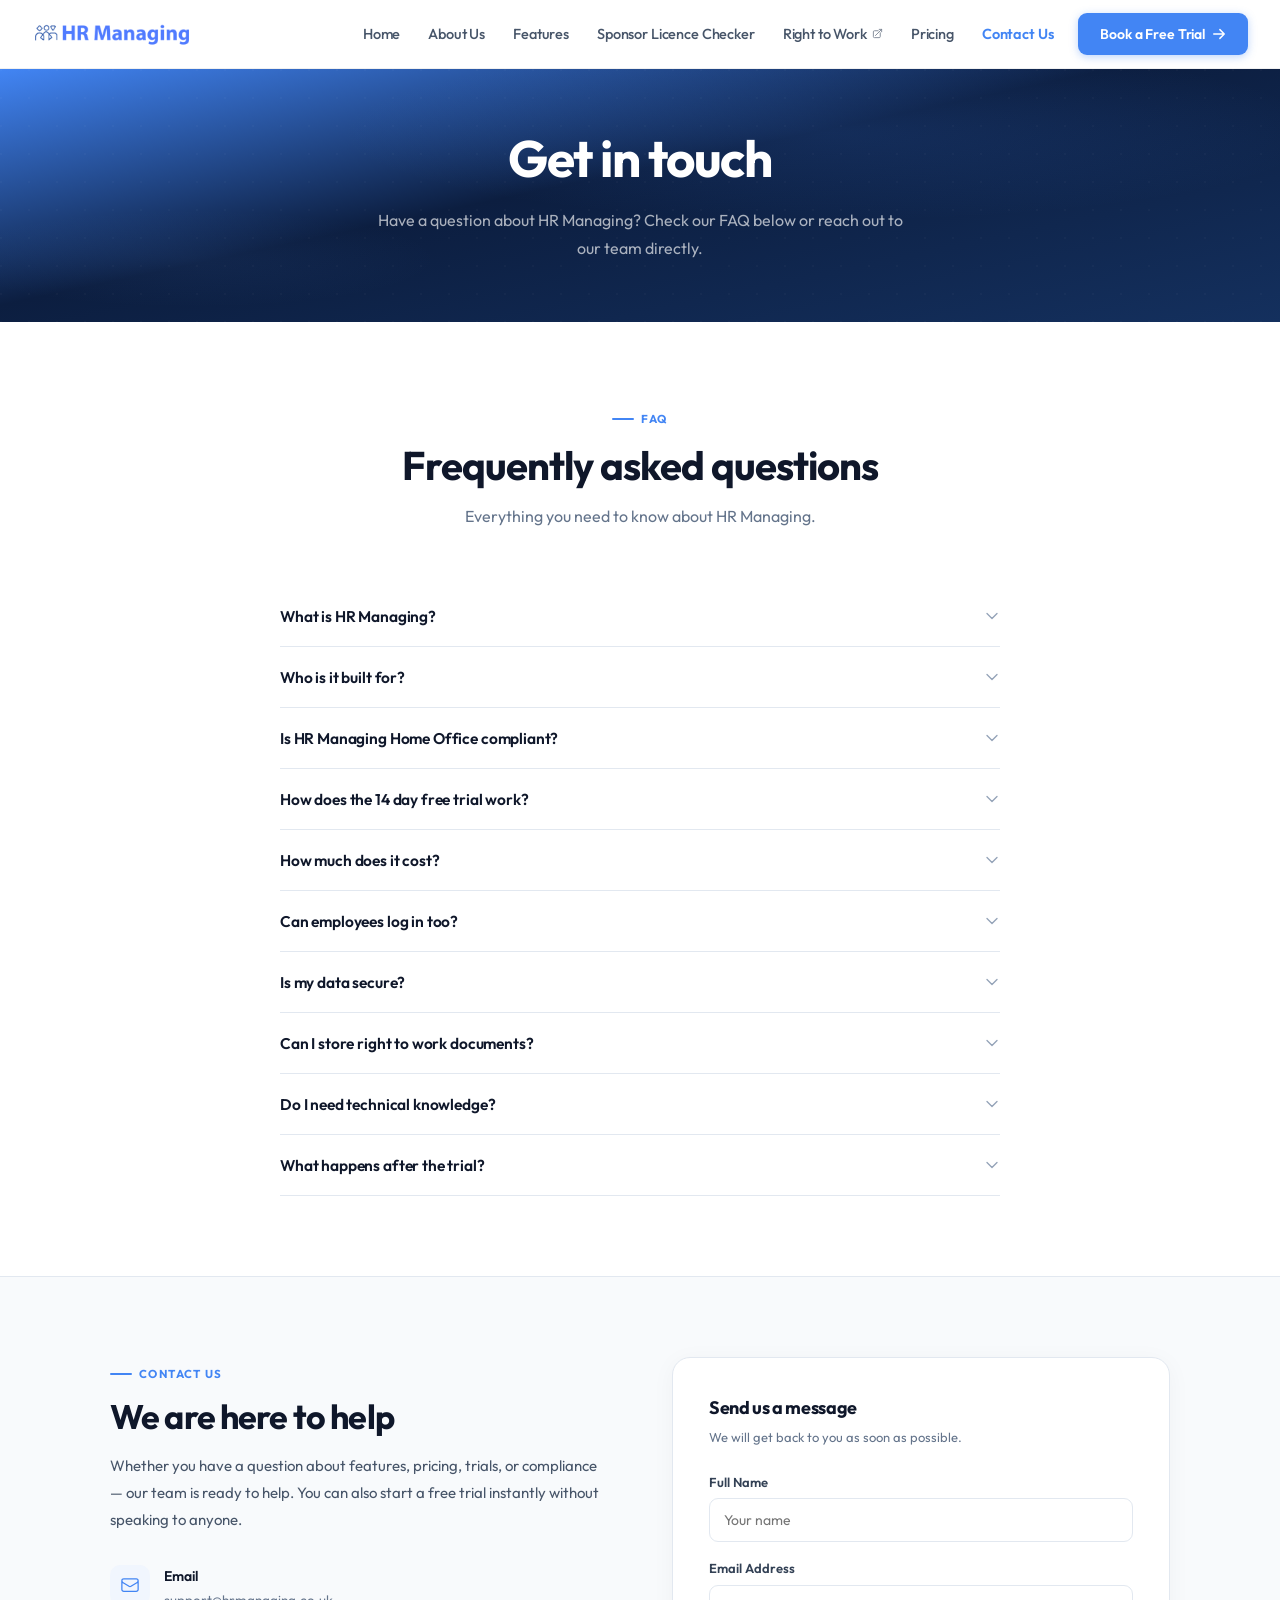
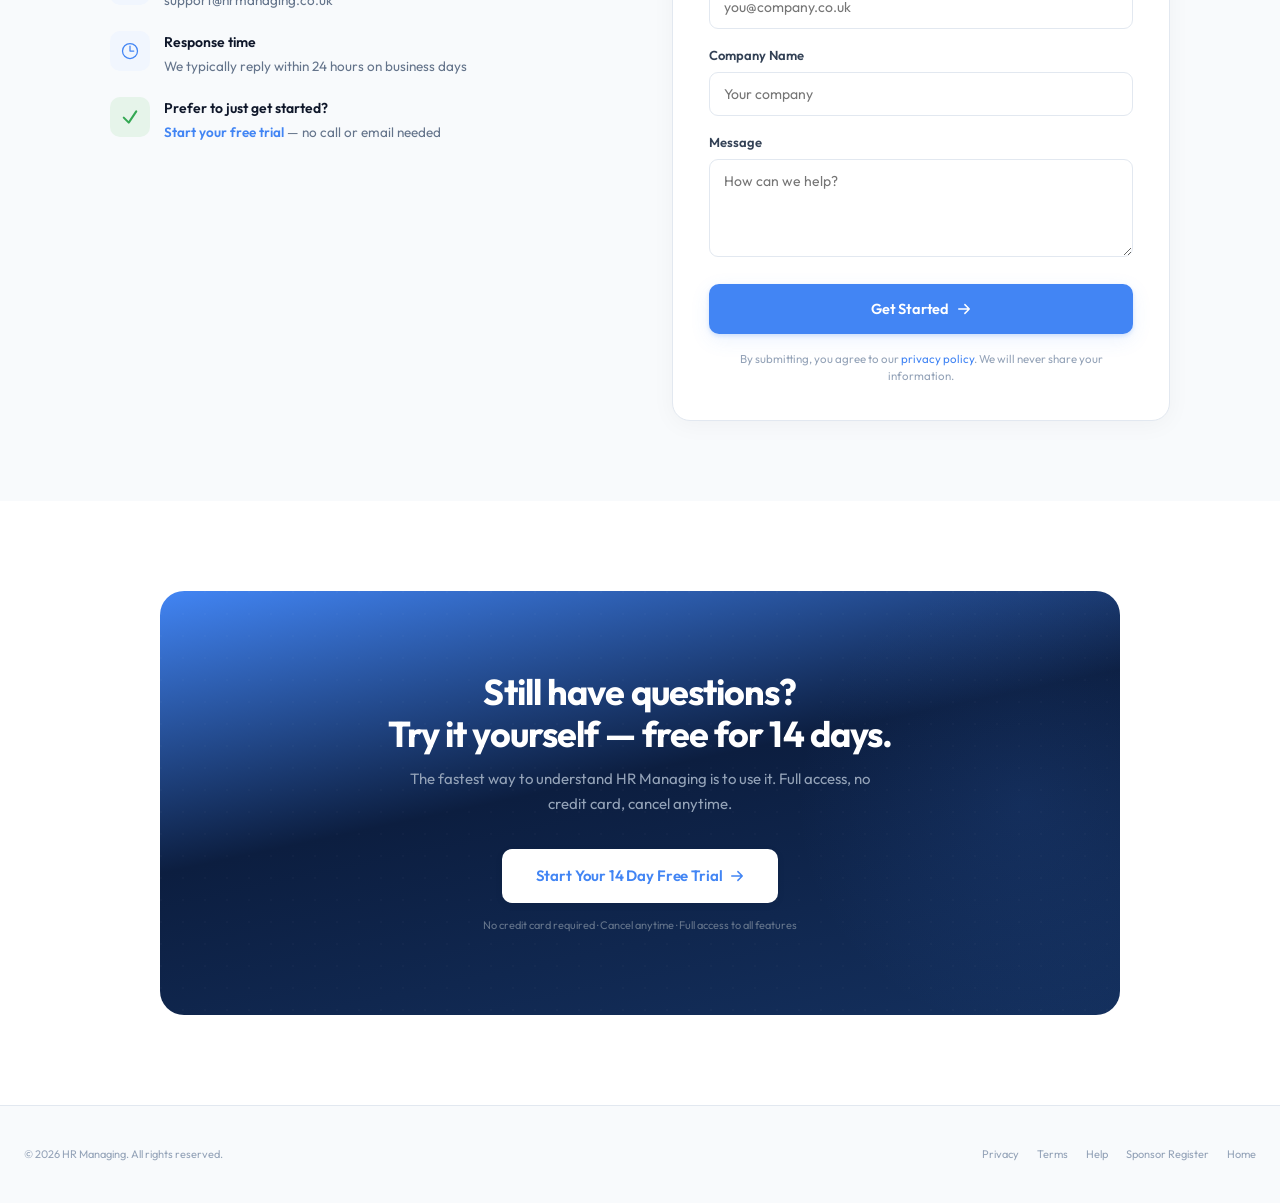
<file: contact.html>
<!DOCTYPE html>
<html lang="en">
<head>
<meta charset="UTF-8">
<meta name="viewport" content="width=device-width, initial-scale=1.0">
<meta name="description" content="Contact HR Managing or find answers to frequently asked questions about our UK HR management software.">
<title>Contact Us - HR Managing</title>
<link rel="icon" href="favicon.png">
<link rel="preconnect" href="https://fonts.googleapis.com">
<link rel="preconnect" href="https://fonts.gstatic.com" crossorigin>
<link href="https://fonts.googleapis.com/css2?family=Outfit:wght@300;400;500;600;700;800&display=swap" rel="stylesheet">
<link rel="stylesheet" href="css/style.css">
</head>
<body>

<svg style="display:none" xmlns="http://www.w3.org/2000/svg">
  <symbol id="i-check" viewBox="0 0 24 24" fill="none" stroke="currentColor" stroke-width="2.5" stroke-linecap="round" stroke-linejoin="round"><path d="M4.5 12.75l6 6 9-13.5"/></symbol>
  <symbol id="i-arrow" viewBox="0 0 24 24" fill="none" stroke="currentColor" stroke-width="2.5" stroke-linecap="round" stroke-linejoin="round"><path d="M13.5 4.5L21 12m0 0l-7.5 7.5M21 12H3"/></symbol>
  <symbol id="i-ext" viewBox="0 0 24 24" fill="none" stroke="currentColor" stroke-width="2" stroke-linecap="round" stroke-linejoin="round"><path d="M13.5 6H5.25A2.25 2.25 0 003 8.25v10.5A2.25 2.25 0 005.25 21h10.5A2.25 2.25 0 0018 18.75V10.5m-10.5 6L21 3m0 0h-5.25M21 3v5.25"/></symbol>
  <symbol id="i-chev" viewBox="0 0 24 24" fill="none" stroke="currentColor" stroke-width="2" stroke-linecap="round" stroke-linejoin="round"><path d="M19.5 8.25l-7.5 7.5-7.5-7.5"/></symbol>
  <symbol id="i-menu" viewBox="0 0 24 24" fill="none" stroke="currentColor" stroke-width="2" stroke-linecap="round" stroke-linejoin="round"><path d="M3.75 6.75h16.5M3.75 12h16.5m-16.5 5.25h16.5"/></symbol>
  <symbol id="i-close" viewBox="0 0 24 24" fill="none" stroke="currentColor" stroke-width="2" stroke-linecap="round" stroke-linejoin="round"><path d="M6 18L18 6M6 6l12 12"/></symbol>
</svg>

<!-- ═══════════════ NAV ═══════════════ -->
<nav class="nav">
  <div class="nav-in">
    <a href="index.html" class="logo"><img id="site-logo" src="logo.png" alt="HR Managing Logo" class="logo-img"></a>
    <div class="nav-links">
      <a href="index.html" class="nl">Home</a>
      <a href="about.html" class="nl">About Us</a>
      <a href="features.html" class="nl">Features</a>
      <a href="sponsor-checker.html" class="nl">Sponsor Licence Checker</a>
      <a href="https://user-auth.apply-to-visit-or-stay-in-the-uk.homeoffice.gov.uk/auth/realms/ExternalChecker/protocol/openid-connect/auth?redirect_uri=https%3A%2F%2Fright-to-work.service.gov.uk%2Frtw-view%2Fchecker-details%2Fredirection&state=46e5a3be7d4324e58a7e73ad641fcfc8&client_id=external-checker-rtwr&nonce=197c39160ec27401a6d055d435554153&response_type=code&scope=openid%20email%20profile" class="nl" target="_blank" rel="noopener noreferrer">Right to Work <svg width="11" height="11"><use href="#i-ext"/></svg></a>
      <a href="index.html#pricing" class="nl">Pricing</a>
      <a href="contact.html" class="nl active">Contact Us</a>
      <a href="https://hms.hrmanaging.co.uk/company-request" class="nav-cta" target="_blank" rel="noopener">Book a Free Trial <svg width="14" height="14"><use href="#i-arrow"/></svg></a>
    </div>
    <button class="mob-tog" onclick="document.getElementById('mob-menu').classList.add('open')" aria-label="Open menu"><svg width="22" height="22"><use href="#i-menu"/></svg></button>
  </div>
</nav>
<div id="mob-menu" class="mob-menu">
  <div class="mob-hdr"><div class="logo-text">HR<span>Managing</span></div><button class="mob-close" onclick="document.getElementById('mob-menu').classList.remove('open')" aria-label="Close menu"><svg width="22" height="22"><use href="#i-close"/></svg></button></div>
  <a href="index.html" onclick="document.getElementById('mob-menu').classList.remove('open')">Home</a>
  <a href="about.html" onclick="document.getElementById('mob-menu').classList.remove('open')">About Us</a>
  <a href="features.html" onclick="document.getElementById('mob-menu').classList.remove('open')">Features</a>
  <a href="sponsor-checker.html" onclick="document.getElementById('mob-menu').classList.remove('open')">Sponsor Licence Checker</a>
  <a href="https://user-auth.apply-to-visit-or-stay-in-the-uk.homeoffice.gov.uk/auth/realms/ExternalChecker/protocol/openid-connect/auth?redirect_uri=https%3A%2F%2Fright-to-work.service.gov.uk%2Frtw-view%2Fchecker-details%2Fredirection&state=46e5a3be7d4324e58a7e73ad641fcfc8&client_id=external-checker-rtwr&nonce=197c39160ec27401a6d055d435554153&response_type=code&scope=openid%20email%20profile" target="_blank" rel="noopener noreferrer" onclick="document.getElementById('mob-menu').classList.remove('open')">Right to Work ↗</a>
  <a href="index.html#pricing" onclick="document.getElementById('mob-menu').classList.remove('open')">Pricing</a>
  <a href="contact.html" style="color:var(--b600);font-weight:600" onclick="document.getElementById('mob-menu').classList.remove('open')">Contact Us</a>
  <a href="https://hms.hrmanaging.co.uk/company-request" target="_blank" rel="noopener" style="color:var(--b600);font-weight:700">Book a Free Trial</a>
</div>

<!-- ═══════════════ HERO ═══════════════ -->
<section class="hero" style="min-height:auto;padding:60px 24px">
  <div class="hero-in" style="grid-template-columns:1fr;gap:20px;text-align:center">
    <div class="reveal">
      <h1 style="font-size:clamp(34px,4vw,52px);color:white;margin-bottom:18px;letter-spacing:-0.025em">Get in touch</h1>
      <p style="font-size:16px;color:rgba(255,255,255,0.65);margin-bottom:0;max-width:550px;margin-left:auto;margin-right:auto;line-height:1.75;font-weight:400">Have a question about HR Managing? Check our FAQ below or reach out to our team directly.</p>
    </div>
  </div>
</section>

<!-- ═══════════════ FAQ ═══════════════ -->
<section style="padding:80px 24px;background:white">
  <div style="max-width:1060px;margin:0 auto">
    <div class="sec-hdr reveal">
      <div class="sec-tag">FAQ</div>
      <h2>Frequently asked questions</h2>
      <p>Everything you need to know about HR Managing.</p>
    </div>

    <div class="faq-list">

      <div class="faq-item reveal">
        <button class="faq-q">What is HR Managing?<svg width="16" height="16"><use href="#i-chev"/></svg></button>
        <div class="faq-a"><p>HR Managing is a cloud-based Human Resource Management System built specifically for UK small businesses. It helps you manage employee records, track attendance, handle holiday requests, store documents, conduct annual reviews, and stay compliant with Home Office requirements — all from one simple dashboard.</p></div>
      </div>

      <div class="faq-item reveal" style="transition-delay:.03s">
        <button class="faq-q">Who is it built for?<svg width="16" height="16"><use href="#i-chev"/></svg></button>
        <div class="faq-a"><p>HR Managing is designed for UK small businesses, particularly those holding or applying for a sponsorship licence. If you employ staff and need to maintain proper records for compliance with the Home Office or UK employment regulations, HR Managing is built for you.</p></div>
      </div>

      <div class="faq-item reveal" style="transition-delay:.06s">
        <button class="faq-q">Is HR Managing Home Office compliant?<svg width="16" height="16"><use href="#i-chev"/></svg></button>
        <div class="faq-a"><p>Yes. Every feature is designed to help you maintain the records that the Home Office expects during an audit. This includes attendance logs, absence tracking, right to work document storage, and complete employee profiles with visa and employment details.</p></div>
      </div>

      <div class="faq-item reveal" style="transition-delay:.09s">
        <button class="faq-q">How does the 14 day free trial work?<svg width="16" height="16"><use href="#i-chev"/></svg></button>
        <div class="faq-a"><p>You sign up through our website and get full access to every feature for 14 days. No credit card is required. At the end of the trial, you can choose a plan that suits your team size, or your account will simply become inactive — no surprise charges.</p></div>
      </div>

      <div class="faq-item reveal" style="transition-delay:.12s">
        <button class="faq-q">How much does it cost?<svg width="16" height="16"><use href="#i-chev"/></svg></button>
        <div class="faq-a"><p>Pricing is per employee per month, with volume discounts. Starter plan (1 to 10 employees) is £10 per employee. Growth plan (11 to 50 employees) is £8 per employee. Business plan (51 or more employees) is £6 per employee. All plans include every feature.</p></div>
      </div>

      <div class="faq-item reveal" style="transition-delay:.15s">
        <button class="faq-q">Can employees log in too?<svg width="16" height="16"><use href="#i-chev"/></svg></button>
        <div class="faq-a"><p>Yes. Employees can log in to view their own profiles, submit holiday requests, check the company notice board, and update their personal details. Access is controlled by the company administrator, so you decide what each person can see and do.</p></div>
      </div>

      <div class="faq-item reveal" style="transition-delay:.18s">
        <button class="faq-q">Is my data secure?<svg width="16" height="16"><use href="#i-chev"/></svg></button>
        <div class="faq-a"><p>Absolutely. HR Managing uses a multi-tenant architecture where each company's data is completely isolated. Your records are never shared with other companies on the platform. All data is encrypted and hosted on UK-based cloud infrastructure.</p></div>
      </div>

      <div class="faq-item reveal" style="transition-delay:.21s">
        <button class="faq-q">Can I store right to work documents?<svg width="16" height="16"><use href="#i-chev"/></svg></button>
        <div class="faq-a"><p>Yes. You can upload and store contracts, passports, visa copies, right to work check documents, and any other files against each employee's profile. Documents are organised per employee and accessible at any time.</p></div>
      </div>

      <div class="faq-item reveal" style="transition-delay:.24s">
        <button class="faq-q">Do I need technical knowledge?<svg width="16" height="16"><use href="#i-chev"/></svg></button>
        <div class="faq-a"><p>Not at all. HR Managing is designed for business owners, not IT professionals. You can set up your account in under 5 minutes, and the dashboard is intuitive enough to use without any training. If you can use email, you can use HR Managing.</p></div>
      </div>

      <div class="faq-item reveal" style="transition-delay:.27s">
        <button class="faq-q">What happens after the trial?<svg width="16" height="16"><use href="#i-chev"/></svg></button>
        <div class="faq-a"><p>At the end of your 14 day trial, you choose a plan based on your team size and continue using the platform. All your data from the trial is preserved. If you decide not to continue, your account simply becomes inactive — there are no charges or penalties.</p></div>
      </div>

    </div>
  </div>
</section>

<!-- ═══════════════ CONTACT FORM ═══════════════ -->
<section style="padding:80px 24px;background:var(--s50);border-top:1px solid var(--s200)">
  <div style="max-width:1060px;margin:0 auto" class="contact-grid">

    <!-- Left: contact info -->
    <div class="reveal">
      <div class="sec-tag">Contact Us</div>
      <h2 style="font-size:clamp(24px,3vw,34px);margin-bottom:16px">We are here to help</h2>
      <p style="font-size:15px;line-height:1.8;color:var(--s600);margin-bottom:32px">Whether you have a question about features, pricing, trials, or compliance — our team is ready to help. You can also start a free trial instantly without speaking to anyone.</p>

      <div style="display:flex;flex-direction:column;gap:20px">
        <div style="display:flex;align-items:flex-start;gap:14px">
          <div style="width:40px;height:40px;border-radius:10px;background:var(--b50);color:var(--b600);display:flex;align-items:center;justify-content:center;flex-shrink:0">
            <svg width="20" height="20" viewBox="0 0 24 24" fill="none" stroke="currentColor" stroke-width="1.5" stroke-linecap="round" stroke-linejoin="round"><path d="M21.75 6.75v10.5a2.25 2.25 0 01-2.25 2.25h-15a2.25 2.25 0 01-2.25-2.25V6.75m19.5 0A2.25 2.25 0 0019.5 4.5h-15a2.25 2.25 0 00-2.25 2.25m19.5 0v.243a2.25 2.25 0 01-1.07 1.916l-7.5 4.615a2.25 2.25 0 01-2.36 0L3.32 8.91a2.25 2.25 0 01-1.07-1.916V6.75"/></svg>
          </div>
          <div>
            <div style="font-size:14px;font-weight:600;color:var(--s900);margin-bottom:2px">Email</div>
            <div style="font-size:13.5px;color:var(--s500)">support@hrmanaging.co.uk</div>
          </div>
        </div>

        <div style="display:flex;align-items:flex-start;gap:14px">
          <div style="width:40px;height:40px;border-radius:10px;background:var(--b50);color:var(--b600);display:flex;align-items:center;justify-content:center;flex-shrink:0">
            <svg width="20" height="20" viewBox="0 0 24 24" fill="none" stroke="currentColor" stroke-width="1.5" stroke-linecap="round" stroke-linejoin="round"><path d="M12 6v6h4.5m4.5 0a9 9 0 11-18 0 9 9 0 0118 0z"/></svg>
          </div>
          <div>
            <div style="font-size:14px;font-weight:600;color:var(--s900);margin-bottom:2px">Response time</div>
            <div style="font-size:13.5px;color:var(--s500)">We typically reply within 24 hours on business days</div>
          </div>
        </div>

        <div style="display:flex;align-items:flex-start;gap:14px">
          <div style="width:40px;height:40px;border-radius:10px;background:#E6F4EA;color:var(--green);display:flex;align-items:center;justify-content:center;flex-shrink:0">
            <svg width="20" height="20"><use href="#i-check"/></svg>
          </div>
          <div>
            <div style="font-size:14px;font-weight:600;color:var(--s900);margin-bottom:2px">Prefer to just get started?</div>
            <div style="font-size:13.5px;color:var(--s500)"><a href="https://hms.hrmanaging.co.uk/company-request" target="_blank" rel="noopener" style="color:var(--b600);text-decoration:none;font-weight:600">Start your free trial</a> — no call or email needed</div>
          </div>
        </div>
      </div>
    </div>

    <!-- Right: contact form UI (redirects to app signup for now) -->
    <div class="reveal from-right">
      <div style="padding:36px;background:white;border-radius:18px;border:1px solid var(--s200);box-shadow:0 4px 24px rgba(0,0,0,.04)">
        <div style="font-size:18px;font-weight:700;color:var(--s900);margin-bottom:4px;font-family:var(--fd);letter-spacing:-0.02em">Send us a message</div>
        <div style="font-size:13px;color:var(--s500);margin-bottom:24px">We will get back to you as soon as possible.</div>

        <div style="display:flex;flex-direction:column;gap:16px">
          <div>
            <label style="display:block;font-size:13px;font-weight:600;color:var(--s700);margin-bottom:6px">Full Name</label>
            <input type="text" id="contact-name" placeholder="Your name" style="width:100%;padding:12px 14px;border:1.5px solid var(--s200);border-radius:9px;font-family:var(--fb);font-size:14px;color:var(--s900);outline:none;transition:border-color .2s" onfocus="this.style.borderColor='var(--b600)'" onblur="this.style.borderColor='var(--s200)'">
          </div>
          <div>
            <label style="display:block;font-size:13px;font-weight:600;color:var(--s700);margin-bottom:6px">Email Address</label>
            <input type="email" id="contact-email" placeholder="you@company.co.uk" style="width:100%;padding:12px 14px;border:1.5px solid var(--s200);border-radius:9px;font-family:var(--fb);font-size:14px;color:var(--s900);outline:none;transition:border-color .2s" onfocus="this.style.borderColor='var(--b600)'" onblur="this.style.borderColor='var(--s200)'">
          </div>
          <div>
            <label style="display:block;font-size:13px;font-weight:600;color:var(--s700);margin-bottom:6px">Company Name</label>
            <input type="text" id="contact-company" placeholder="Your company" style="width:100%;padding:12px 14px;border:1.5px solid var(--s200);border-radius:9px;font-family:var(--fb);font-size:14px;color:var(--s900);outline:none;transition:border-color .2s" onfocus="this.style.borderColor='var(--b600)'" onblur="this.style.borderColor='var(--s200)'">
          </div>
          <div>
            <label style="display:block;font-size:13px;font-weight:600;color:var(--s700);margin-bottom:6px">Message</label>
            <textarea id="contact-msg" rows="4" placeholder="How can we help?" style="width:100%;padding:12px 14px;border:1.5px solid var(--s200);border-radius:9px;font-family:var(--fb);font-size:14px;color:var(--s900);outline:none;resize:vertical;transition:border-color .2s" onfocus="this.style.borderColor='var(--b600)'" onblur="this.style.borderColor='var(--s200)'"></textarea>
          </div>
          <!-- Temporarily redirects to the app signup page -->
          <a href="https://hms.hrmanaging.co.uk/company-request" target="_blank" rel="noopener" class="btn bp" style="width:100%;justify-content:center;text-align:center;margin-top:4px">Get Started <svg width="14" height="14"><use href="#i-arrow"/></svg></a>
          <div style="font-size:11.5px;color:var(--s400);text-align:center;line-height:1.5">By submitting, you agree to our <a href="privacy.html" style="color:var(--b600);text-decoration:none">privacy policy</a>. We will never share your information.</div>
        </div>
      </div>
    </div>

  </div>
</section>

<!-- ═══════════════ CTA ═══════════════ -->
<section class="cta-sec">
  <div class="cta-box reveal from-scale">
    <h2>Still have questions?<br>Try it yourself — free for 14 days.</h2>
    <p>The fastest way to understand HR Managing is to use it. Full access, no credit card, cancel anytime.</p>
    <div class="cta-btns">
      <a href="https://hms.hrmanaging.co.uk/company-request" class="btn bw bl" target="_blank" rel="noopener">Start Your 14 Day Free Trial <svg width="14" height="14"><use href="#i-arrow"/></svg></a>
    </div>
    <div class="cta-note">No credit card required · Cancel anytime · Full access to all features</div>
  </div>
</section>

<!-- ═══════════════ FOOTER ═══════════════ -->
<footer class="footer">
  <div class="footer-in">
    <p>&copy; 2026 HR Managing. All rights reserved.</p>
    <div class="footer-links">
      <a href="privacy.html">Privacy</a>
      <a href="terms.html">Terms</a>
      <a href="help.html">Help</a>
      <a href="https://www.gov.uk/government/publications/register-of-licensed-sponsors-workers" target="_blank">Sponsor Register</a>
      <a href="index.html">Home</a>
    </div>
  </div>
</footer>

<script src="js/main.js"></script>
</body>
</html>
</file>
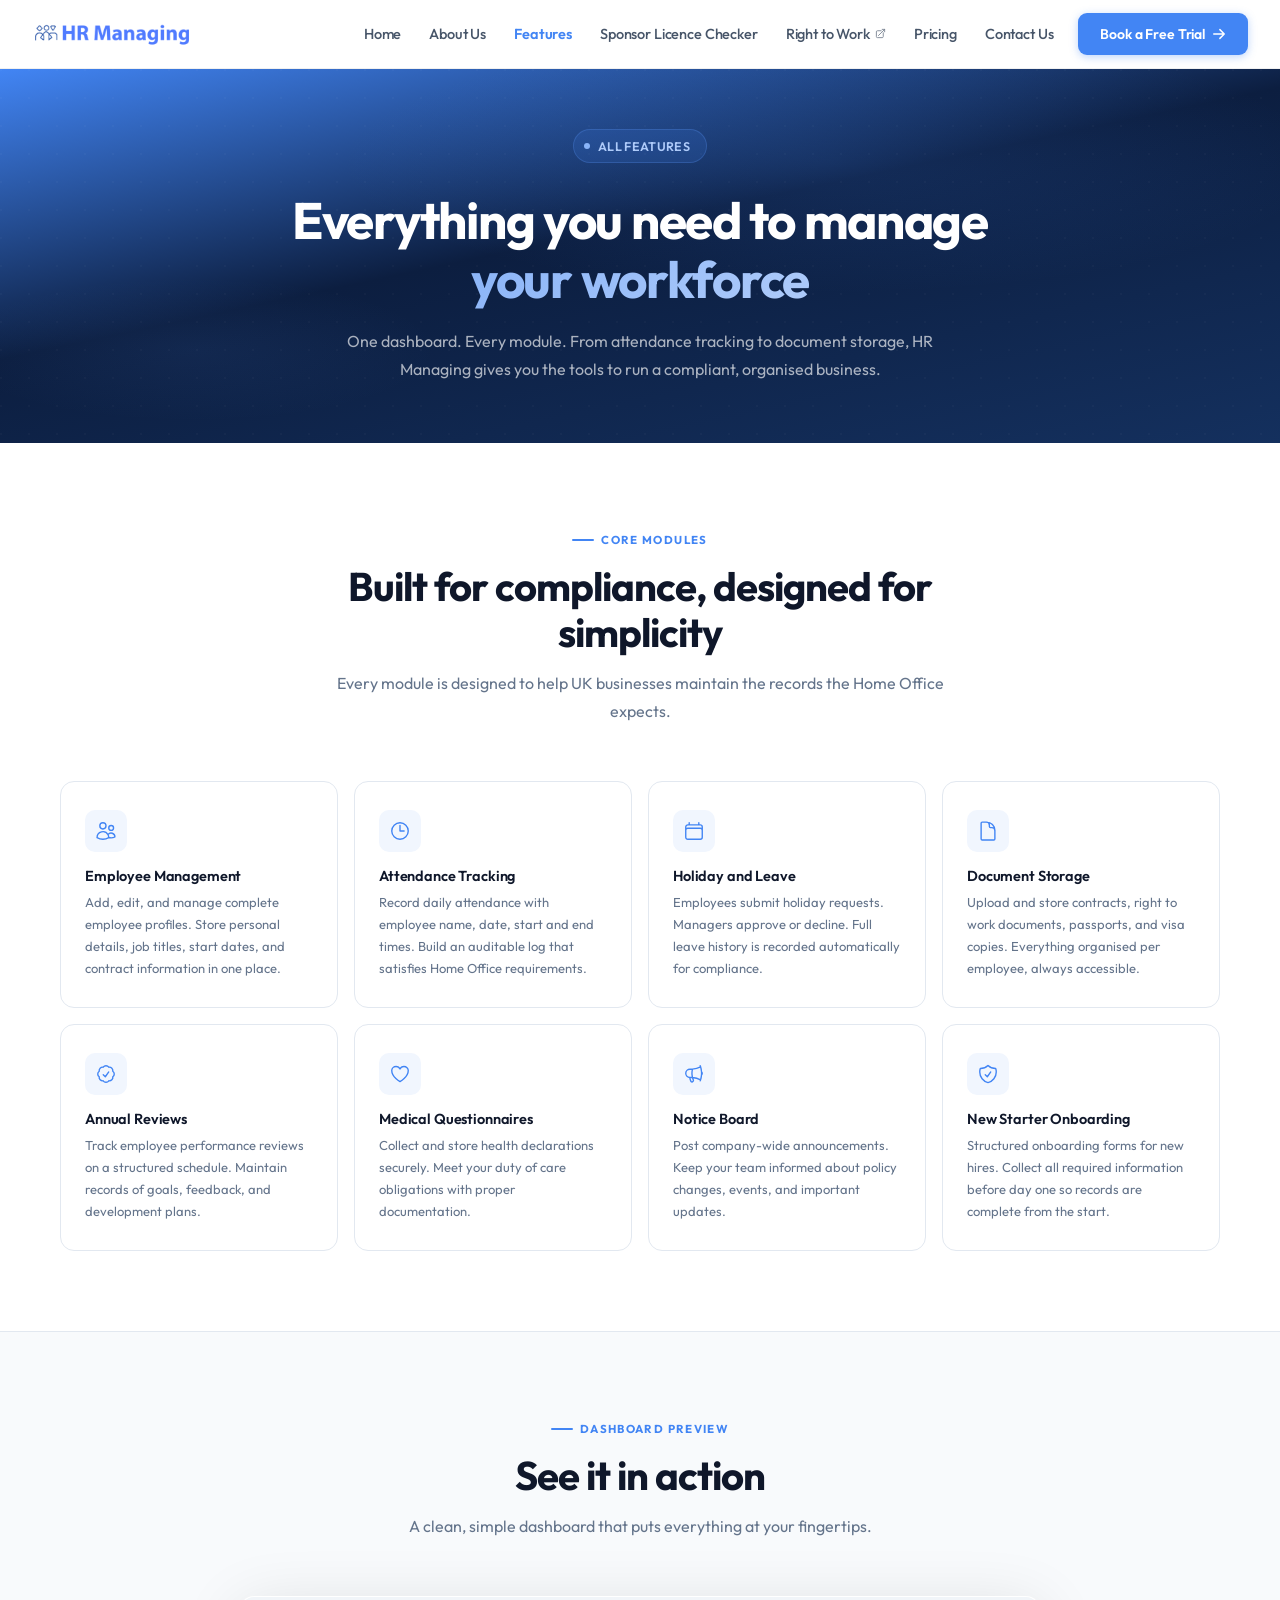
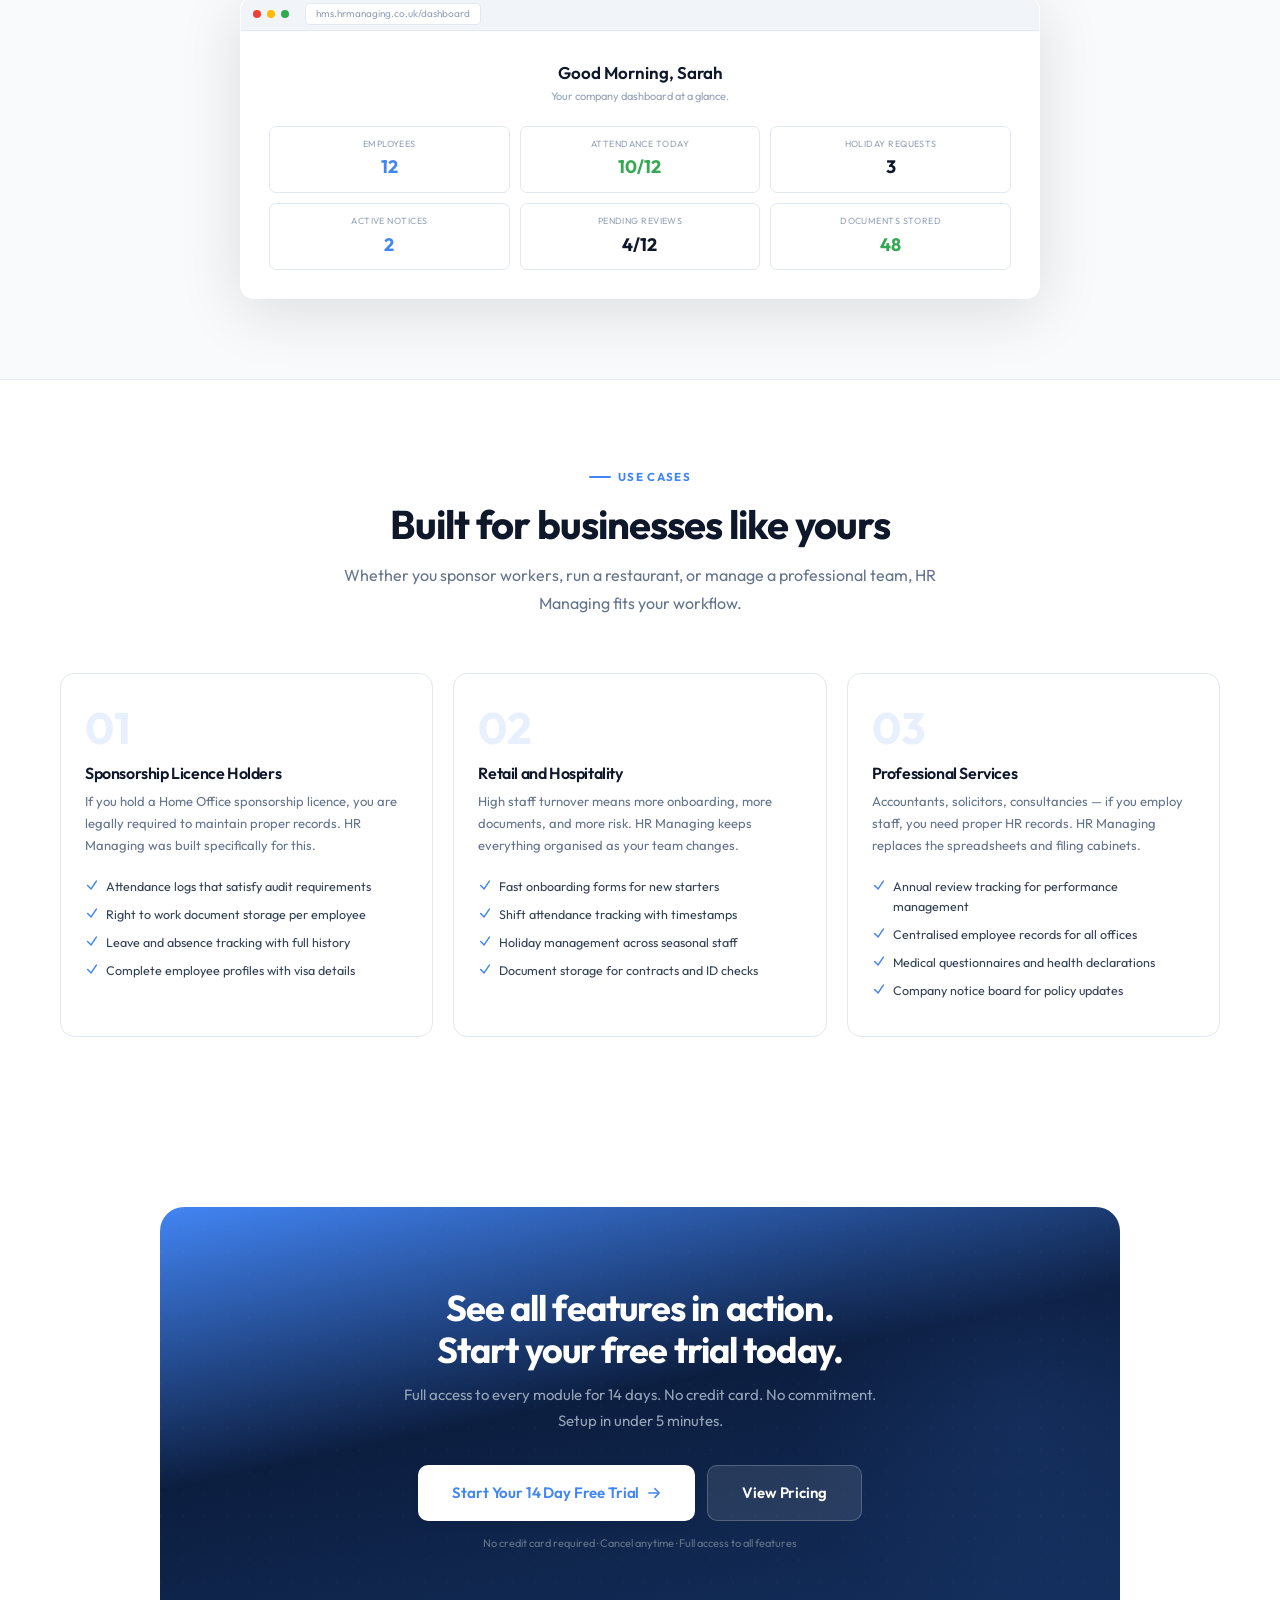
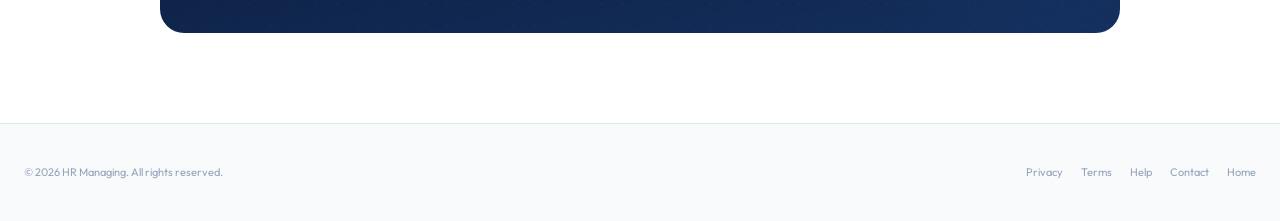
<file: features.html>
<!DOCTYPE html>
<html lang="en">
<head>
<meta charset="UTF-8">
<meta name="viewport" content="width=device-width, initial-scale=1.0">
<meta name="description" content="Explore HR Managing features: employee management, attendance tracking, holiday requests, document storage, annual reviews, and more. Built for UK compliance.">
<title>Features - HR Managing</title>
<link rel="icon" href="favicon.png">
<link rel="preconnect" href="https://fonts.googleapis.com">
<link rel="preconnect" href="https://fonts.gstatic.com" crossorigin>
<link href="https://fonts.googleapis.com/css2?family=Outfit:wght@300;400;500;600;700;800&display=swap" rel="stylesheet">
<link rel="stylesheet" href="css/style.css">
</head>
<body>

<svg style="display:none" xmlns="http://www.w3.org/2000/svg">
  <symbol id="i-check" viewBox="0 0 24 24" fill="none" stroke="currentColor" stroke-width="2.5" stroke-linecap="round" stroke-linejoin="round"><path d="M4.5 12.75l6 6 9-13.5"/></symbol>
  <symbol id="i-arrow" viewBox="0 0 24 24" fill="none" stroke="currentColor" stroke-width="2.5" stroke-linecap="round" stroke-linejoin="round"><path d="M13.5 4.5L21 12m0 0l-7.5 7.5M21 12H3"/></symbol>
  <symbol id="i-ext" viewBox="0 0 24 24" fill="none" stroke="currentColor" stroke-width="2" stroke-linecap="round" stroke-linejoin="round"><path d="M13.5 6H5.25A2.25 2.25 0 003 8.25v10.5A2.25 2.25 0 005.25 21h10.5A2.25 2.25 0 0018 18.75V10.5m-10.5 6L21 3m0 0h-5.25M21 3v5.25"/></symbol>
  <symbol id="i-chev" viewBox="0 0 24 24" fill="none" stroke="currentColor" stroke-width="2" stroke-linecap="round" stroke-linejoin="round"><path d="M19.5 8.25l-7.5 7.5-7.5-7.5"/></symbol>
  <symbol id="i-employees" viewBox="0 0 24 24" fill="none" stroke="currentColor" stroke-width="1.5" stroke-linecap="round" stroke-linejoin="round"><path d="M15 19.128a9.38 9.38 0 002.625.372 9.337 9.337 0 004.121-.952 4.125 4.125 0 00-7.533-2.493M15 19.128v-.003c0-1.113-.285-2.16-.786-3.07M15 19.128v.106A12.318 12.318 0 018.624 21c-2.331 0-4.512-.645-6.374-1.766l-.001-.109a6.375 6.375 0 0111.964-3.07M12 6.375a3.375 3.375 0 11-6.75 0 3.375 3.375 0 016.75 0zm8.25 2.25a2.625 2.625 0 11-5.25 0 2.625 2.625 0 015.25 0z"/></symbol>
  <symbol id="i-clock" viewBox="0 0 24 24" fill="none" stroke="currentColor" stroke-width="1.5" stroke-linecap="round" stroke-linejoin="round"><path d="M12 6v6h4.5m4.5 0a9 9 0 11-18 0 9 9 0 0118 0z"/></symbol>
  <symbol id="i-calendar" viewBox="0 0 24 24" fill="none" stroke="currentColor" stroke-width="1.5" stroke-linecap="round" stroke-linejoin="round"><path d="M6.75 3v2.25M17.25 3v2.25M3 18.75V7.5a2.25 2.25 0 012.25-2.25h13.5A2.25 2.25 0 0121 7.5v11.25m-18 0A2.25 2.25 0 005.25 21h13.5A2.25 2.25 0 0021 18.75m-18 0v-7.5A2.25 2.25 0 015.25 9h13.5A2.25 2.25 0 0121 11.25v7.5"/></symbol>
  <symbol id="i-doc" viewBox="0 0 24 24" fill="none" stroke="currentColor" stroke-width="1.5" stroke-linecap="round" stroke-linejoin="round"><path d="M19.5 14.25v-2.625a3.375 3.375 0 00-3.375-3.375h-1.5A1.125 1.125 0 0113.5 7.125v-1.5a3.375 3.375 0 00-3.375-3.375H8.25m2.25 0H5.625c-.621 0-1.125.504-1.125 1.125v17.25c0 .621.504 1.125 1.125 1.125h12.75c.621 0 1.125-.504 1.125-1.125V11.25a9 9 0 00-9-9z"/></symbol>
  <symbol id="i-review" viewBox="0 0 24 24" fill="none" stroke="currentColor" stroke-width="1.5" stroke-linecap="round" stroke-linejoin="round"><path d="M9 12.75L11.25 15 15 9.75M21 12c0 1.268-.63 2.39-1.593 3.068a3.745 3.745 0 01-1.043 3.296 3.745 3.745 0 01-3.296 1.043A3.745 3.745 0 0112 21c-1.268 0-2.39-.63-3.068-1.593a3.746 3.746 0 01-3.296-1.043 3.745 3.745 0 01-1.043-3.296A3.745 3.745 0 013 12c0-1.268.63-2.39 1.593-3.068a3.745 3.745 0 011.043-3.296 3.746 3.746 0 013.296-1.043A3.746 3.746 0 0112 3c1.268 0 2.39.63 3.068 1.593a3.746 3.746 0 013.296 1.043 3.746 3.746 0 011.043 3.296A3.745 3.745 0 0121 12z"/></symbol>
  <symbol id="i-medical" viewBox="0 0 24 24" fill="none" stroke="currentColor" stroke-width="1.5" stroke-linecap="round" stroke-linejoin="round"><path d="M21 8.25c0-2.485-2.099-4.5-4.688-4.5-1.935 0-3.597 1.126-4.312 2.733-.715-1.607-2.377-2.733-4.313-2.733C5.1 3.75 3 5.765 3 8.25c0 7.22 9 12 9 12s9-4.78 9-12z"/></symbol>
  <symbol id="i-notice" viewBox="0 0 24 24" fill="none" stroke="currentColor" stroke-width="1.5" stroke-linecap="round" stroke-linejoin="round"><path d="M10.34 15.84c-.688-.06-1.386-.09-2.09-.09H7.5a4.5 4.5 0 110-9h.75c.704 0 1.402-.03 2.09-.09m0 9.18c.253.962.584 1.892.985 2.783.247.55.06 1.21-.463 1.511l-.657.38c-.551.318-1.26.117-1.527-.461a20.845 20.845 0 01-1.44-4.282m3.102.069a18.03 18.03 0 01-.59-4.59c0-1.586.205-3.124.59-4.59m0 9.18a23.848 23.848 0 018.835 2.535M10.34 6.66a23.847 23.847 0 008.835-2.535m0 0A23.74 23.74 0 0018.795 3m.38 1.125a23.91 23.91 0 011.014 5.395m-1.014 8.855c-.118.38-.245.754-.38 1.125m.38-1.125a23.91 23.91 0 001.014-5.395m0-3.46c.495.413.811 1.035.811 1.73 0 .695-.316 1.317-.811 1.73m0-3.46a24.347 24.347 0 010 3.46"/></symbol>
  <symbol id="i-shield" viewBox="0 0 24 24" fill="none" stroke="currentColor" stroke-width="1.5" stroke-linecap="round" stroke-linejoin="round"><path d="M9 12.75L11.25 15 15 9.75m-3-7.036A11.959 11.959 0 013.598 6 11.99 11.99 0 003 9.749c0 5.592 3.824 10.29 9 11.623 5.176-1.332 9-6.03 9-11.622 0-1.31-.21-2.571-.598-3.751h-.152c-3.196 0-6.1-1.248-8.25-3.285z"/></symbol>
  <symbol id="i-menu" viewBox="0 0 24 24" fill="none" stroke="currentColor" stroke-width="2" stroke-linecap="round" stroke-linejoin="round"><path d="M3.75 6.75h16.5M3.75 12h16.5m-16.5 5.25h16.5"/></symbol>
  <symbol id="i-close" viewBox="0 0 24 24" fill="none" stroke="currentColor" stroke-width="2" stroke-linecap="round" stroke-linejoin="round"><path d="M6 18L18 6M6 6l12 12"/></symbol>
</svg>

<!-- ═══════════════ NAV ═══════════════ -->
<nav class="nav">
  <div class="nav-in">
    <a href="index.html" class="logo"><img id="site-logo" src="logo.png" alt="HR Managing Logo" class="logo-img"></a>
    <div class="nav-links">
      <a href="index.html" class="nl">Home</a>
      <a href="about.html" class="nl">About Us</a>
      <a href="features.html" class="nl active">Features</a>
      <a href="sponsor-checker.html" class="nl">Sponsor Licence Checker</a>
      <a href="https://user-auth.apply-to-visit-or-stay-in-the-uk.homeoffice.gov.uk/auth/realms/ExternalChecker/protocol/openid-connect/auth?redirect_uri=https%3A%2F%2Fright-to-work.service.gov.uk%2Frtw-view%2Fchecker-details%2Fredirection&state=46e5a3be7d4324e58a7e73ad641fcfc8&client_id=external-checker-rtwr&nonce=197c39160ec27401a6d055d435554153&response_type=code&scope=openid%20email%20profile" class="nl" target="_blank" rel="noopener noreferrer">Right to Work <svg width="11" height="11"><use href="#i-ext"/></svg></a>
      <a href="index.html#pricing" class="nl">Pricing</a>
      <a href="contact.html" class="nl">Contact Us</a>
      <a href="https://hms.hrmanaging.co.uk/company-request" class="nav-cta" target="_blank" rel="noopener">Book a Free Trial <svg width="14" height="14"><use href="#i-arrow"/></svg></a>
    </div>
    <button class="mob-tog" onclick="document.getElementById('mob-menu').classList.add('open')" aria-label="Open menu"><svg width="22" height="22"><use href="#i-menu"/></svg></button>
  </div>
</nav>
<div id="mob-menu" class="mob-menu">
  <div class="mob-hdr"><div class="logo-text">HR<span>Managing</span></div><button class="mob-close" onclick="document.getElementById('mob-menu').classList.remove('open')" aria-label="Close menu"><svg width="22" height="22"><use href="#i-close"/></svg></button></div>
  <a href="index.html" onclick="document.getElementById('mob-menu').classList.remove('open')">Home</a>
  <a href="about.html" onclick="document.getElementById('mob-menu').classList.remove('open')">About Us</a>
  <a href="features.html" style="color:var(--b600);font-weight:600" onclick="document.getElementById('mob-menu').classList.remove('open')">Features</a>
  <a href="sponsor-checker.html" onclick="document.getElementById('mob-menu').classList.remove('open')">Sponsor Licence Checker</a>
  <a href="https://user-auth.apply-to-visit-or-stay-in-the-uk.homeoffice.gov.uk/auth/realms/ExternalChecker/protocol/openid-connect/auth?redirect_uri=https%3A%2F%2Fright-to-work.service.gov.uk%2Frtw-view%2Fchecker-details%2Fredirection&state=46e5a3be7d4324e58a7e73ad641fcfc8&client_id=external-checker-rtwr&nonce=197c39160ec27401a6d055d435554153&response_type=code&scope=openid%20email%20profile" target="_blank" rel="noopener noreferrer" onclick="document.getElementById('mob-menu').classList.remove('open')">Right to Work ↗</a>
  <a href="index.html#pricing" onclick="document.getElementById('mob-menu').classList.remove('open')">Pricing</a>
  <a href="contact.html" onclick="document.getElementById('mob-menu').classList.remove('open')">Contact Us</a>
  <a href="https://hms.hrmanaging.co.uk/company-request" target="_blank" rel="noopener" style="color:var(--b600);font-weight:700">Book a Free Trial</a>
</div>

<!-- ═══════════════ HERO ═══════════════ -->
<section class="hero" style="min-height:auto;padding:60px 24px">
  <div class="hero-in" style="grid-template-columns:1fr;gap:20px;text-align:center">
    <div class="reveal">
      <div class="hero-badge"><div class="hero-dot"></div>All Features</div>
      <h1 style="font-size:clamp(34px,4vw,52px);color:white;margin-bottom:18px;letter-spacing:-0.025em">Everything you need to manage<br><em>your workforce</em></h1>
      <p style="font-size:16px;color:rgba(255,255,255,0.65);margin-bottom:0;max-width:620px;margin-left:auto;margin-right:auto;line-height:1.75;font-weight:400">One dashboard. Every module. From attendance tracking to document storage, HR Managing gives you the tools to run a compliant, organised business.</p>
    </div>
  </div>
</section>

<!-- ═══════════════ FEATURES GRID ═══════════════ -->
<section style="padding:80px 24px;background:white">
  <div style="max-width:1160px;margin:0 auto">
    <div class="sec-hdr reveal">
      <div class="sec-tag">Core Modules</div>
      <h2>Built for compliance, designed for simplicity</h2>
      <p>Every module is designed to help UK businesses maintain the records the Home Office expects.</p>
    </div>
    <div class="fg">
      <div class="fc reveal"><div class="fc-ico"><svg width="22" height="22"><use href="#i-employees"/></svg></div><h3>Employee Management</h3><p>Add, edit, and manage complete employee profiles. Store personal details, job titles, start dates, and contract information in one place.</p></div>
      <div class="fc reveal" style="transition-delay:.06s"><div class="fc-ico"><svg width="22" height="22"><use href="#i-clock"/></svg></div><h3>Attendance Tracking</h3><p>Record daily attendance with employee name, date, start and end times. Build an auditable log that satisfies Home Office requirements.</p></div>
      <div class="fc reveal" style="transition-delay:.12s"><div class="fc-ico"><svg width="22" height="22"><use href="#i-calendar"/></svg></div><h3>Holiday and Leave</h3><p>Employees submit holiday requests. Managers approve or decline. Full leave history is recorded automatically for compliance.</p></div>
      <div class="fc reveal" style="transition-delay:.18s"><div class="fc-ico"><svg width="22" height="22"><use href="#i-doc"/></svg></div><h3>Document Storage</h3><p>Upload and store contracts, right to work documents, passports, and visa copies. Everything organised per employee, always accessible.</p></div>
      <div class="fc reveal" style="transition-delay:.24s"><div class="fc-ico"><svg width="22" height="22"><use href="#i-review"/></svg></div><h3>Annual Reviews</h3><p>Track employee performance reviews on a structured schedule. Maintain records of goals, feedback, and development plans.</p></div>
      <div class="fc reveal" style="transition-delay:.30s"><div class="fc-ico"><svg width="22" height="22"><use href="#i-medical"/></svg></div><h3>Medical Questionnaires</h3><p>Collect and store health declarations securely. Meet your duty of care obligations with proper documentation.</p></div>
      <div class="fc reveal" style="transition-delay:.36s"><div class="fc-ico"><svg width="22" height="22"><use href="#i-notice"/></svg></div><h3>Notice Board</h3><p>Post company-wide announcements. Keep your team informed about policy changes, events, and important updates.</p></div>
      <div class="fc reveal" style="transition-delay:.42s"><div class="fc-ico"><svg width="22" height="22"><use href="#i-shield"/></svg></div><h3>New Starter Onboarding</h3><p>Structured onboarding forms for new hires. Collect all required information before day one so records are complete from the start.</p></div>
    </div>
  </div>
</section>

<!-- ═══════════════ DEMO PREVIEW ═══════════════ -->
<section style="padding:80px 24px;background:var(--s50);border-top:1px solid var(--s200);border-bottom:1px solid var(--s200)">
  <div style="max-width:900px;margin:0 auto;text-align:center">
    <div class="sec-hdr reveal">
      <div class="sec-tag">Dashboard Preview</div>
      <h2>See it in action</h2>
      <p>A clean, simple dashboard that puts everything at your fingertips.</p>
    </div>
    <!-- Placeholder mockup — replace with real screenshot when available -->
    <div class="reveal from-scale" style="transition-delay:.1s">
      <div class="mockup" style="max-width:800px;margin:0 auto;box-shadow:0 12px 64px rgba(0,0,0,.12)">
        <div class="mk-bar">
          <div class="mk-dot" style="background:#EA4335"></div>
          <div class="mk-dot" style="background:#FBBC04"></div>
          <div class="mk-dot" style="background:#34A853"></div>
          <div class="mk-url">hms.hrmanaging.co.uk/dashboard</div>
        </div>
        <div class="mk-body" style="padding:28px">
          <div class="mk-greet">Good Morning, Sarah</div>
          <div class="mk-sub" style="margin-bottom:20px">Your company dashboard at a glance.</div>
          <div style="display:grid;grid-template-columns:repeat(3,1fr);gap:10px">
            <div class="mk-card"><div class="mk-card-l">Employees</div><div class="mk-card-v mc-b">12</div></div>
            <div class="mk-card"><div class="mk-card-l">Attendance Today</div><div class="mk-card-v mc-g">10/12</div></div>
            <div class="mk-card"><div class="mk-card-l">Holiday Requests</div><div class="mk-card-v">3</div></div>
            <div class="mk-card"><div class="mk-card-l">Active Notices</div><div class="mk-card-v mc-b">2</div></div>
            <div class="mk-card"><div class="mk-card-l">Pending Reviews</div><div class="mk-card-v">4/12</div></div>
            <div class="mk-card"><div class="mk-card-l">Documents Stored</div><div class="mk-card-v mc-g">48</div></div>
          </div>
        </div>
      </div>
    </div>
  </div>
</section>

<!-- ═══════════════ USE CASES ═══════════════ -->
<section style="padding:80px 24px;background:white">
  <div style="max-width:1160px;margin:0 auto">
    <div class="sec-hdr reveal">
      <div class="sec-tag">Use Cases</div>
      <h2>Built for businesses like yours</h2>
      <p>Whether you sponsor workers, run a restaurant, or manage a professional team, HR Managing fits your workflow.</p>
    </div>
    <div class="ug">
      <div class="uc reveal">
        <div class="uc-num">01</div>
        <h3>Sponsorship Licence Holders</h3>
        <p>If you hold a Home Office sponsorship licence, you are legally required to maintain proper records. HR Managing was built specifically for this.</p>
        <ul class="ucl">
          <li><svg width="14" height="14"><use href="#i-check"/></svg> Attendance logs that satisfy audit requirements</li>
          <li><svg width="14" height="14"><use href="#i-check"/></svg> Right to work document storage per employee</li>
          <li><svg width="14" height="14"><use href="#i-check"/></svg> Leave and absence tracking with full history</li>
          <li><svg width="14" height="14"><use href="#i-check"/></svg> Complete employee profiles with visa details</li>
        </ul>
      </div>
      <div class="uc reveal" style="transition-delay:.08s">
        <div class="uc-num">02</div>
        <h3>Retail and Hospitality</h3>
        <p>High staff turnover means more onboarding, more documents, and more risk. HR Managing keeps everything organised as your team changes.</p>
        <ul class="ucl">
          <li><svg width="14" height="14"><use href="#i-check"/></svg> Fast onboarding forms for new starters</li>
          <li><svg width="14" height="14"><use href="#i-check"/></svg> Shift attendance tracking with timestamps</li>
          <li><svg width="14" height="14"><use href="#i-check"/></svg> Holiday management across seasonal staff</li>
          <li><svg width="14" height="14"><use href="#i-check"/></svg> Document storage for contracts and ID checks</li>
        </ul>
      </div>
      <div class="uc reveal" style="transition-delay:.16s">
        <div class="uc-num">03</div>
        <h3>Professional Services</h3>
        <p>Accountants, solicitors, consultancies — if you employ staff, you need proper HR records. HR Managing replaces the spreadsheets and filing cabinets.</p>
        <ul class="ucl">
          <li><svg width="14" height="14"><use href="#i-check"/></svg> Annual review tracking for performance management</li>
          <li><svg width="14" height="14"><use href="#i-check"/></svg> Centralised employee records for all offices</li>
          <li><svg width="14" height="14"><use href="#i-check"/></svg> Medical questionnaires and health declarations</li>
          <li><svg width="14" height="14"><use href="#i-check"/></svg> Company notice board for policy updates</li>
        </ul>
      </div>
    </div>
  </div>
</section>

<!-- ═══════════════ CTA ═══════════════ -->
<section class="cta-sec">
  <div class="cta-box reveal from-scale">
    <h2>See all features in action.<br>Start your free trial today.</h2>
    <p>Full access to every module for 14 days. No credit card. No commitment. Setup in under 5 minutes.</p>
    <div class="cta-btns">
      <a href="https://hms.hrmanaging.co.uk/company-request" class="btn bw bl" target="_blank" rel="noopener">Start Your 14 Day Free Trial <svg width="14" height="14"><use href="#i-arrow"/></svg></a>
      <a href="index.html#pricing" class="btn bg bl">View Pricing</a>
    </div>
    <div class="cta-note">No credit card required · Cancel anytime · Full access to all features</div>
  </div>
</section>

<!-- ═══════════════ FOOTER ═══════════════ -->
<footer class="footer">
  <div class="footer-in">
    <p>&copy; 2026 HR Managing. All rights reserved.</p>
    <div class="footer-links">
      <a href="privacy.html">Privacy</a>
      <a href="terms.html">Terms</a>
      <a href="help.html">Help</a>
      <a href="contact.html">Contact</a>
      <a href="index.html">Home</a>
    </div>
  </div>
</footer>

<script src="js/main.js"></script>
</body>
</html>
</file>
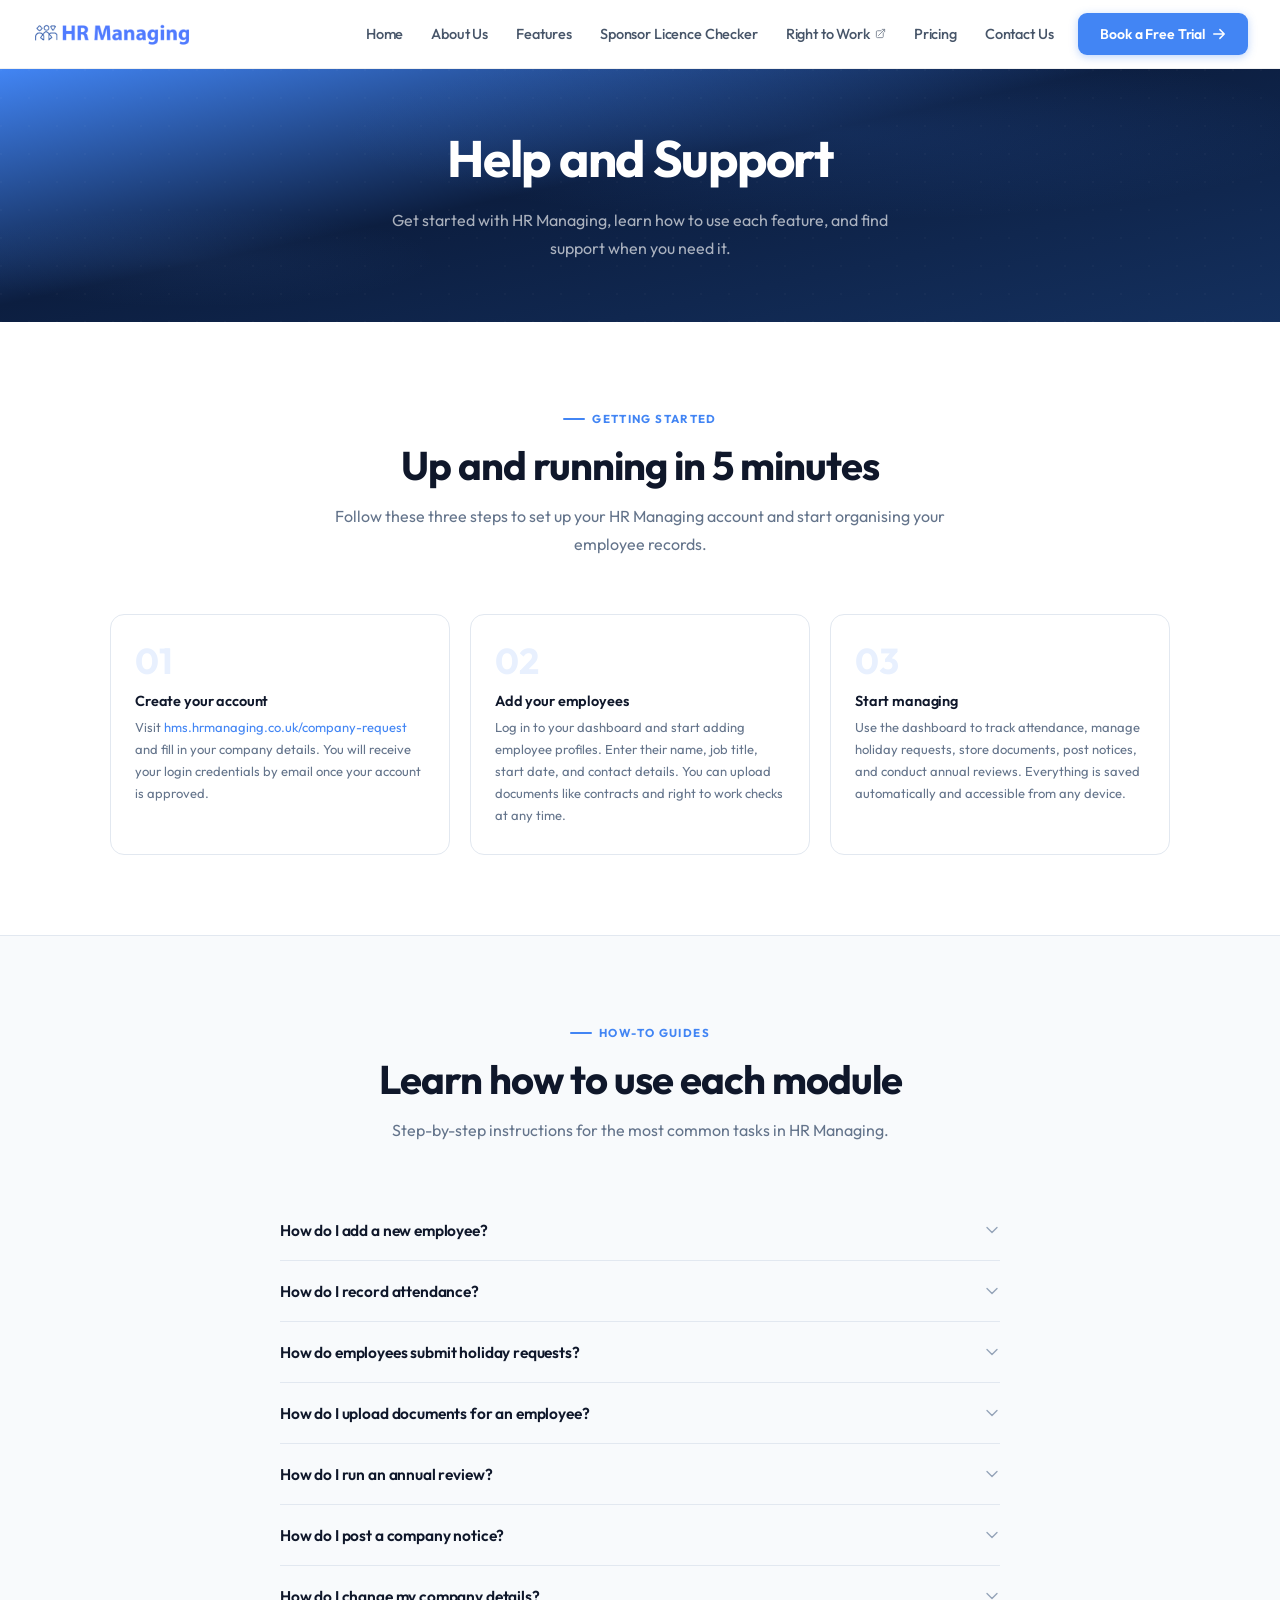
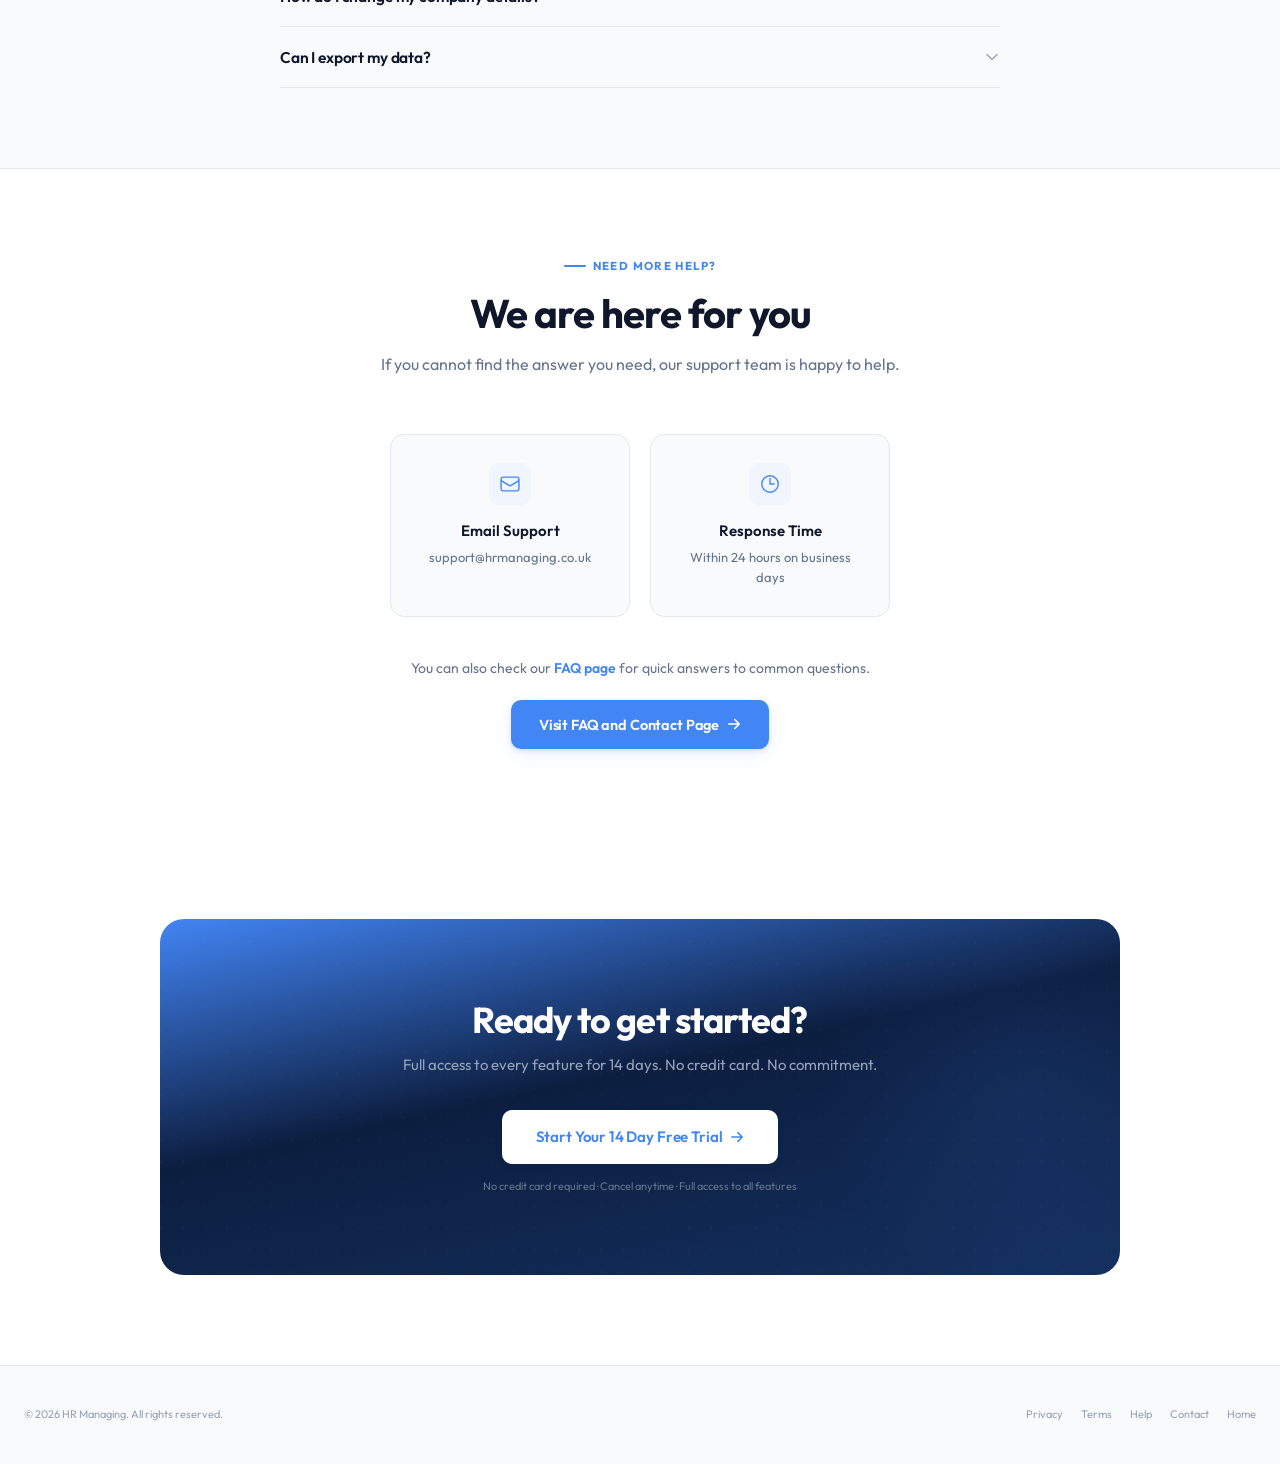
<file: help.html>
<!DOCTYPE html>
<html lang="en">
<head>
<meta charset="UTF-8">
<meta name="viewport" content="width=device-width, initial-scale=1.0">
<meta name="description" content="Get help with HR Managing — setup guides, how-to instructions, and support contact details for the UK HR management platform.">
<title>Help and Support - HR Managing</title>
<link rel="icon" href="favicon.png">
<link rel="preconnect" href="https://fonts.googleapis.com">
<link rel="preconnect" href="https://fonts.gstatic.com" crossorigin>
<link href="https://fonts.googleapis.com/css2?family=Outfit:wght@300;400;500;600;700;800&display=swap" rel="stylesheet">
<link rel="stylesheet" href="css/style.css">
</head>
<body>

<svg style="display:none" xmlns="http://www.w3.org/2000/svg">
  <symbol id="i-check" viewBox="0 0 24 24" fill="none" stroke="currentColor" stroke-width="2.5" stroke-linecap="round" stroke-linejoin="round"><path d="M4.5 12.75l6 6 9-13.5"/></symbol>
  <symbol id="i-arrow" viewBox="0 0 24 24" fill="none" stroke="currentColor" stroke-width="2.5" stroke-linecap="round" stroke-linejoin="round"><path d="M13.5 4.5L21 12m0 0l-7.5 7.5M21 12H3"/></symbol>
  <symbol id="i-ext" viewBox="0 0 24 24" fill="none" stroke="currentColor" stroke-width="2" stroke-linecap="round" stroke-linejoin="round"><path d="M13.5 6H5.25A2.25 2.25 0 003 8.25v10.5A2.25 2.25 0 005.25 21h10.5A2.25 2.25 0 0018 18.75V10.5m-10.5 6L21 3m0 0h-5.25M21 3v5.25"/></symbol>
  <symbol id="i-chev" viewBox="0 0 24 24" fill="none" stroke="currentColor" stroke-width="2" stroke-linecap="round" stroke-linejoin="round"><path d="M19.5 8.25l-7.5 7.5-7.5-7.5"/></symbol>
  <symbol id="i-menu" viewBox="0 0 24 24" fill="none" stroke="currentColor" stroke-width="2" stroke-linecap="round" stroke-linejoin="round"><path d="M3.75 6.75h16.5M3.75 12h16.5m-16.5 5.25h16.5"/></symbol>
  <symbol id="i-close" viewBox="0 0 24 24" fill="none" stroke="currentColor" stroke-width="2" stroke-linecap="round" stroke-linejoin="round"><path d="M6 18L18 6M6 6l12 12"/></symbol>
</svg>

<!-- ═══════════════ NAV ═══════════════ -->
<nav class="nav">
  <div class="nav-in">
    <a href="index.html" class="logo"><img id="site-logo" src="logo.png" alt="HR Managing Logo" class="logo-img"></a>
    <div class="nav-links">
      <a href="index.html" class="nl">Home</a>
      <a href="about.html" class="nl">About Us</a>
      <a href="features.html" class="nl">Features</a>
      <a href="sponsor-checker.html" class="nl">Sponsor Licence Checker</a>
      <a href="https://user-auth.apply-to-visit-or-stay-in-the-uk.homeoffice.gov.uk/auth/realms/ExternalChecker/protocol/openid-connect/auth?redirect_uri=https%3A%2F%2Fright-to-work.service.gov.uk%2Frtw-view%2Fchecker-details%2Fredirection&state=46e5a3be7d4324e58a7e73ad641fcfc8&client_id=external-checker-rtwr&nonce=197c39160ec27401a6d055d435554153&response_type=code&scope=openid%20email%20profile" class="nl" target="_blank" rel="noopener noreferrer">Right to Work <svg width="11" height="11"><use href="#i-ext"/></svg></a>
      <a href="index.html#pricing" class="nl">Pricing</a>
      <a href="contact.html" class="nl">Contact Us</a>
      <a href="https://hms.hrmanaging.co.uk/company-request" class="nav-cta" target="_blank" rel="noopener">Book a Free Trial <svg width="14" height="14"><use href="#i-arrow"/></svg></a>
    </div>
    <button class="mob-tog" onclick="document.getElementById('mob-menu').classList.add('open')" aria-label="Open menu"><svg width="22" height="22"><use href="#i-menu"/></svg></button>
  </div>
</nav>
<div id="mob-menu" class="mob-menu">
  <div class="mob-hdr"><div class="logo-text">HR<span>Managing</span></div><button class="mob-close" onclick="document.getElementById('mob-menu').classList.remove('open')" aria-label="Close menu"><svg width="22" height="22"><use href="#i-close"/></svg></button></div>
  <a href="index.html" onclick="document.getElementById('mob-menu').classList.remove('open')">Home</a>
  <a href="about.html" onclick="document.getElementById('mob-menu').classList.remove('open')">About Us</a>
  <a href="features.html" onclick="document.getElementById('mob-menu').classList.remove('open')">Features</a>
  <a href="sponsor-checker.html" onclick="document.getElementById('mob-menu').classList.remove('open')">Sponsor Licence Checker</a>
  <a href="https://user-auth.apply-to-visit-or-stay-in-the-uk.homeoffice.gov.uk/auth/realms/ExternalChecker/protocol/openid-connect/auth?redirect_uri=https%3A%2F%2Fright-to-work.service.gov.uk%2Frtw-view%2Fchecker-details%2Fredirection&state=46e5a3be7d4324e58a7e73ad641fcfc8&client_id=external-checker-rtwr&nonce=197c39160ec27401a6d055d435554153&response_type=code&scope=openid%20email%20profile" target="_blank" rel="noopener noreferrer" onclick="document.getElementById('mob-menu').classList.remove('open')">Right to Work ↗</a>
  <a href="index.html#pricing" onclick="document.getElementById('mob-menu').classList.remove('open')">Pricing</a>
  <a href="contact.html" onclick="document.getElementById('mob-menu').classList.remove('open')">Contact Us</a>
  <a href="https://hms.hrmanaging.co.uk/company-request" target="_blank" rel="noopener" style="color:var(--b600);font-weight:700">Book a Free Trial</a>
</div>

<!-- ═══════════════ HERO ═══════════════ -->
<section class="hero" style="min-height:auto;padding:60px 24px">
  <div class="hero-in" style="grid-template-columns:1fr;gap:20px;text-align:center">
    <div class="reveal">
      <h1 style="font-size:clamp(34px,4vw,52px);color:white;margin-bottom:18px;letter-spacing:-0.025em">Help and Support</h1>
      <p style="font-size:16px;color:rgba(255,255,255,0.65);margin-bottom:0;max-width:550px;margin-left:auto;margin-right:auto;line-height:1.75;font-weight:400">Get started with HR Managing, learn how to use each feature, and find support when you need it.</p>
    </div>
  </div>
</section>

<!-- ═══════════════ GETTING STARTED ═══════════════ -->
<section style="padding:80px 24px;background:white">
  <div style="max-width:1060px;margin:0 auto">
    <div class="sec-hdr reveal">
      <div class="sec-tag">Getting Started</div>
      <h2>Up and running in 5 minutes</h2>
      <p>Follow these three steps to set up your HR Managing account and start organising your employee records.</p>
    </div>

    <div style="display:grid;grid-template-columns:repeat(3,1fr);gap:20px" class="values-grid">
      <div class="fc reveal">
        <div style="font-family:var(--fd);font-size:36px;font-weight:700;color:var(--b100);line-height:1;margin-bottom:14px">01</div>
        <h3>Create your account</h3>
        <p>Visit <a href="https://hms.hrmanaging.co.uk/company-request" target="_blank" rel="noopener" style="color:var(--b600);text-decoration:none">hms.hrmanaging.co.uk/company-request</a> and fill in your company details. You will receive your login credentials by email once your account is approved.</p>
      </div>
      <div class="fc reveal" style="transition-delay:.08s">
        <div style="font-family:var(--fd);font-size:36px;font-weight:700;color:var(--b100);line-height:1;margin-bottom:14px">02</div>
        <h3>Add your employees</h3>
        <p>Log in to your dashboard and start adding employee profiles. Enter their name, job title, start date, and contact details. You can upload documents like contracts and right to work checks at any time.</p>
      </div>
      <div class="fc reveal" style="transition-delay:.16s">
        <div style="font-family:var(--fd);font-size:36px;font-weight:700;color:var(--b100);line-height:1;margin-bottom:14px">03</div>
        <h3>Start managing</h3>
        <p>Use the dashboard to track attendance, manage holiday requests, store documents, post notices, and conduct annual reviews. Everything is saved automatically and accessible from any device.</p>
      </div>
    </div>
  </div>
</section>

<!-- ═══════════════ HOW-TO GUIDES ═══════════════ -->
<section style="padding:80px 24px;background:var(--s50);border-top:1px solid var(--s200);border-bottom:1px solid var(--s200)">
  <div style="max-width:1060px;margin:0 auto">
    <div class="sec-hdr reveal">
      <div class="sec-tag">How-To Guides</div>
      <h2>Learn how to use each module</h2>
      <p>Step-by-step instructions for the most common tasks in HR Managing.</p>
    </div>

    <div class="faq-list">

      <div class="faq-item reveal">
        <button class="faq-q">How do I add a new employee?<svg width="16" height="16"><use href="#i-chev"/></svg></button>
        <div class="faq-a"><p>From your dashboard, click "Employees" in the sidebar, then click the "Add Employee" button. Fill in the required fields including name, email, job title, and start date. Click save, and the employee profile will be created. You can then upload documents and add further details at any time.</p></div>
      </div>

      <div class="faq-item reveal" style="transition-delay:.03s">
        <button class="faq-q">How do I record attendance?<svg width="16" height="16"><use href="#i-chev"/></svg></button>
        <div class="faq-a"><p>Go to the "Attendance" section from the dashboard. Select the date you want to record, then mark each employee as present or absent. You can add start and end times for each entry. Attendance records are saved automatically and form part of your auditable compliance trail.</p></div>
      </div>

      <div class="faq-item reveal" style="transition-delay:.06s">
        <button class="faq-q">How do employees submit holiday requests?<svg width="16" height="16"><use href="#i-chev"/></svg></button>
        <div class="faq-a"><p>Employees can log in to their own account and navigate to the "Holiday Request" section. They select their requested dates and submit. As the administrator, you will see pending requests on your dashboard and can approve or decline them. The full history is recorded automatically.</p></div>
      </div>

      <div class="faq-item reveal" style="transition-delay:.09s">
        <button class="faq-q">How do I upload documents for an employee?<svg width="16" height="16"><use href="#i-chev"/></svg></button>
        <div class="faq-a"><p>Open the employee's profile by clicking their name in the employee list. Go to the "Documents" tab and click "Upload". You can upload contracts, right to work documents, passport copies, visa documents, and any other files. Each document is stored against that employee's profile for easy retrieval.</p></div>
      </div>

      <div class="faq-item reveal" style="transition-delay:.12s">
        <button class="faq-q">How do I run an annual review?<svg width="16" height="16"><use href="#i-chev"/></svg></button>
        <div class="faq-a"><p>Navigate to the "Annual Review" section from the dashboard. You can create a new review for any employee, add performance notes, set goals, and record the outcome. Completed reviews are stored against the employee profile and can be referenced at any time.</p></div>
      </div>

      <div class="faq-item reveal" style="transition-delay:.15s">
        <button class="faq-q">How do I post a company notice?<svg width="16" height="16"><use href="#i-chev"/></svg></button>
        <div class="faq-a"><p>Go to the "Notice Board" section and click "New Notice". Enter a title and message, then publish. All employees in your company will see the notice when they log in. You can edit or remove notices at any time.</p></div>
      </div>

      <div class="faq-item reveal" style="transition-delay:.18s">
        <button class="faq-q">How do I change my company details?<svg width="16" height="16"><use href="#i-chev"/></svg></button>
        <div class="faq-a"><p>Click on "My Company" in the navigation. From there you can update your company name, address, and other details. Changes are saved immediately.</p></div>
      </div>

      <div class="faq-item reveal" style="transition-delay:.21s">
        <button class="faq-q">Can I export my data?<svg width="16" height="16"><use href="#i-chev"/></svg></button>
        <div class="faq-a"><p>If you need to export your data, please contact us at support@hrmanaging.co.uk and we will provide your records in a suitable format. We are working on an in-app export feature for a future update.</p></div>
      </div>

    </div>
  </div>
</section>

<!-- ═══════════════ SUPPORT CONTACT ═══════════════ -->
<section style="padding:80px 24px;background:white">
  <div style="max-width:700px;margin:0 auto;text-align:center">
    <div class="sec-hdr reveal">
      <div class="sec-tag">Need More Help?</div>
      <h2>We are here for you</h2>
      <p>If you cannot find the answer you need, our support team is happy to help.</p>
    </div>

    <div style="display:grid;grid-template-columns:1fr 1fr;gap:20px;max-width:500px;margin:0 auto" class="values-grid">
      <div class="reveal" style="padding:28px;background:var(--s50);border-radius:14px;border:1px solid var(--s200);text-align:center">
        <div style="width:42px;height:42px;border-radius:10px;background:var(--b50);color:var(--b600);display:flex;align-items:center;justify-content:center;margin:0 auto 14px">
          <svg width="22" height="22" viewBox="0 0 24 24" fill="none" stroke="currentColor" stroke-width="1.5" stroke-linecap="round" stroke-linejoin="round"><path d="M21.75 6.75v10.5a2.25 2.25 0 01-2.25 2.25h-15a2.25 2.25 0 01-2.25-2.25V6.75m19.5 0A2.25 2.25 0 0019.5 4.5h-15a2.25 2.25 0 00-2.25 2.25m19.5 0v.243a2.25 2.25 0 01-1.07 1.916l-7.5 4.615a2.25 2.25 0 01-2.36 0L3.32 8.91a2.25 2.25 0 01-1.07-1.916V6.75"/></svg>
        </div>
        <div style="font-size:15px;font-weight:600;color:var(--s900);margin-bottom:4px">Email Support</div>
        <div style="font-size:13px;color:var(--s500)">support@hrmanaging.co.uk</div>
      </div>
      <div class="reveal" style="transition-delay:.08s;padding:28px;background:var(--s50);border-radius:14px;border:1px solid var(--s200);text-align:center">
        <div style="width:42px;height:42px;border-radius:10px;background:var(--b50);color:var(--b600);display:flex;align-items:center;justify-content:center;margin:0 auto 14px">
          <svg width="22" height="22" viewBox="0 0 24 24" fill="none" stroke="currentColor" stroke-width="1.5" stroke-linecap="round" stroke-linejoin="round"><path d="M12 6v6h4.5m4.5 0a9 9 0 11-18 0 9 9 0 0118 0z"/></svg>
        </div>
        <div style="font-size:15px;font-weight:600;color:var(--s900);margin-bottom:4px">Response Time</div>
        <div style="font-size:13px;color:var(--s500)">Within 24 hours on business days</div>
      </div>
    </div>

    <div class="reveal" style="margin-top:40px">
      <p style="font-size:14px;color:var(--s500);margin-bottom:20px">You can also check our <a href="contact.html" style="color:var(--b600);text-decoration:none;font-weight:600">FAQ page</a> for quick answers to common questions.</p>
      <a href="contact.html" class="btn bp">Visit FAQ and Contact Page <svg width="14" height="14"><use href="#i-arrow"/></svg></a>
    </div>
  </div>
</section>

<!-- ═══════════════ CTA ═══════════════ -->
<section class="cta-sec">
  <div class="cta-box reveal from-scale">
    <h2>Ready to get started?</h2>
    <p>Full access to every feature for 14 days. No credit card. No commitment.</p>
    <div class="cta-btns">
      <a href="https://hms.hrmanaging.co.uk/company-request" class="btn bw bl" target="_blank" rel="noopener">Start Your 14 Day Free Trial <svg width="14" height="14"><use href="#i-arrow"/></svg></a>
    </div>
    <div class="cta-note">No credit card required · Cancel anytime · Full access to all features</div>
  </div>
</section>

<!-- ═══════════════ FOOTER ═══════════════ -->
<footer class="footer">
  <div class="footer-in">
    <p>&copy; 2026 HR Managing. All rights reserved.</p>
    <div class="footer-links">
      <a href="privacy.html">Privacy</a>
      <a href="terms.html">Terms</a>
      <a href="help.html">Help</a>
      <a href="contact.html">Contact</a>
      <a href="index.html">Home</a>
    </div>
  </div>
</footer>

<script src="js/main.js"></script>
</body>
</html>
</file>
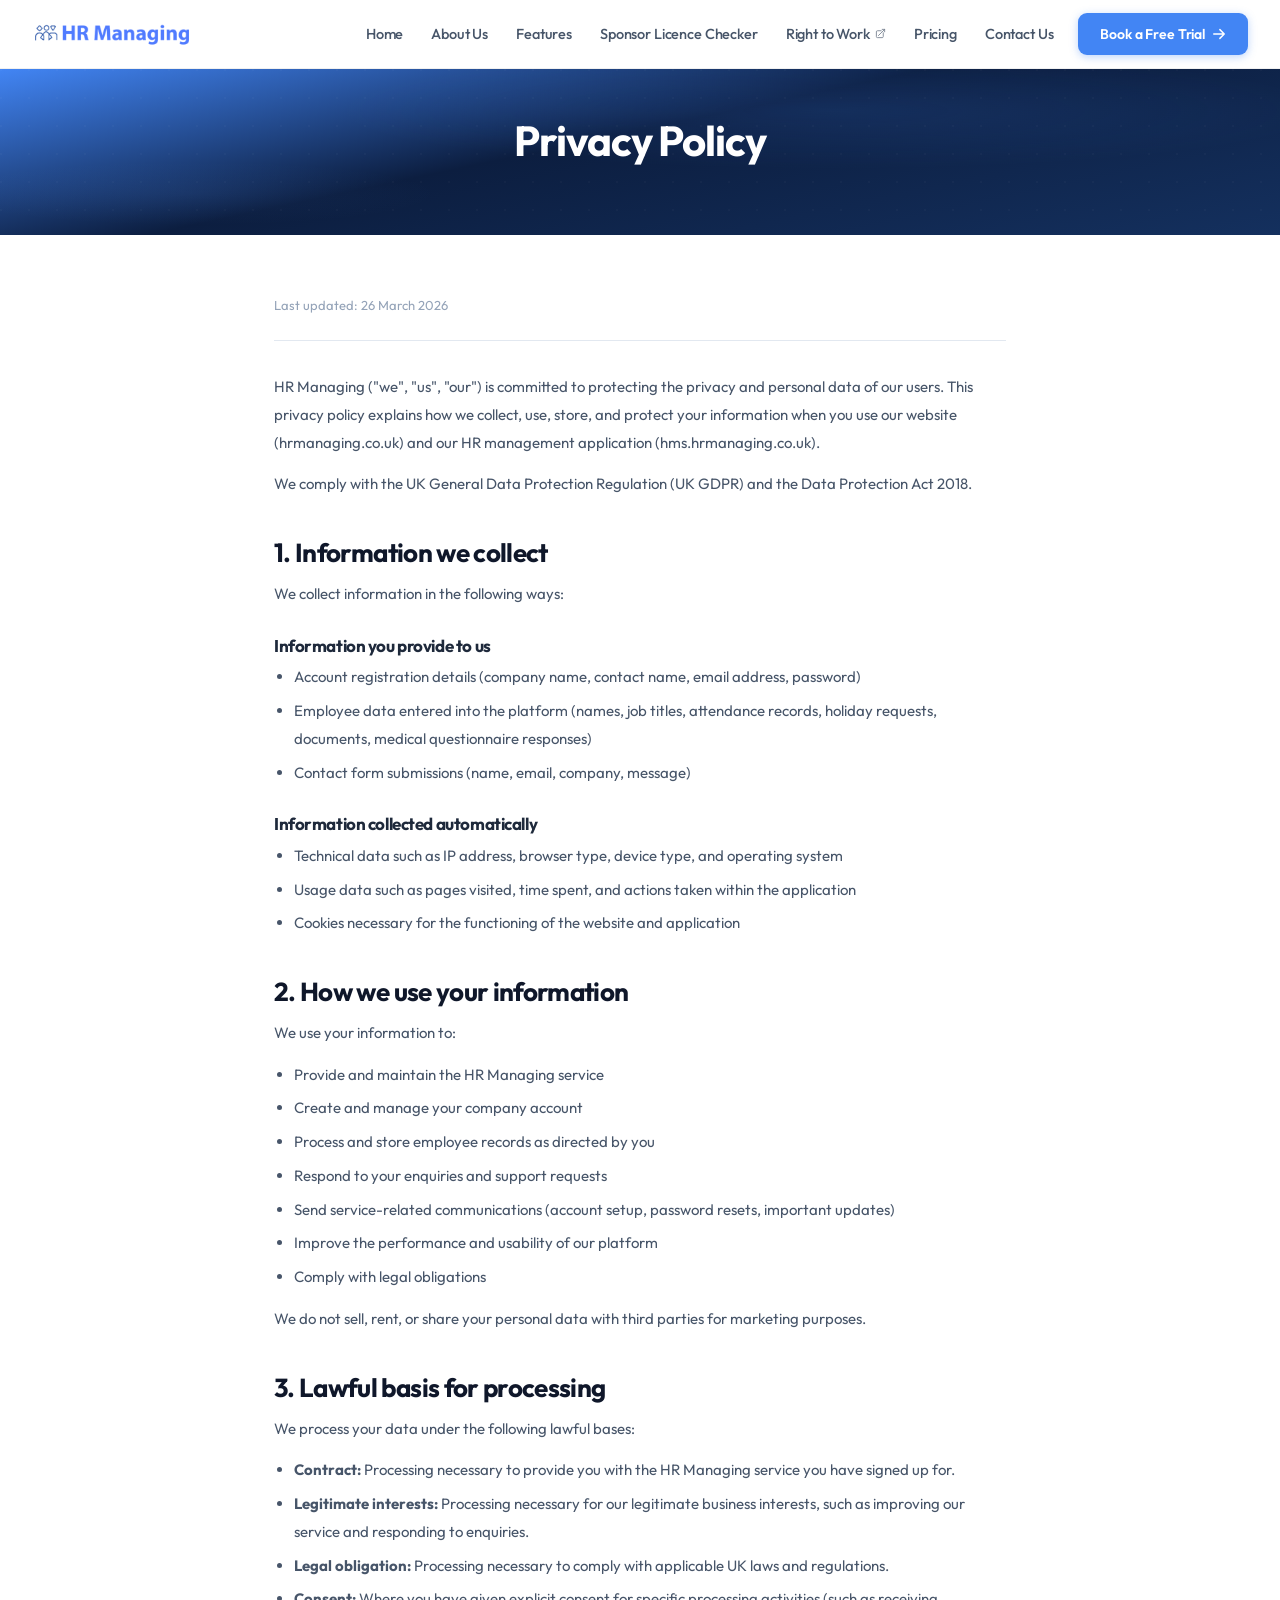
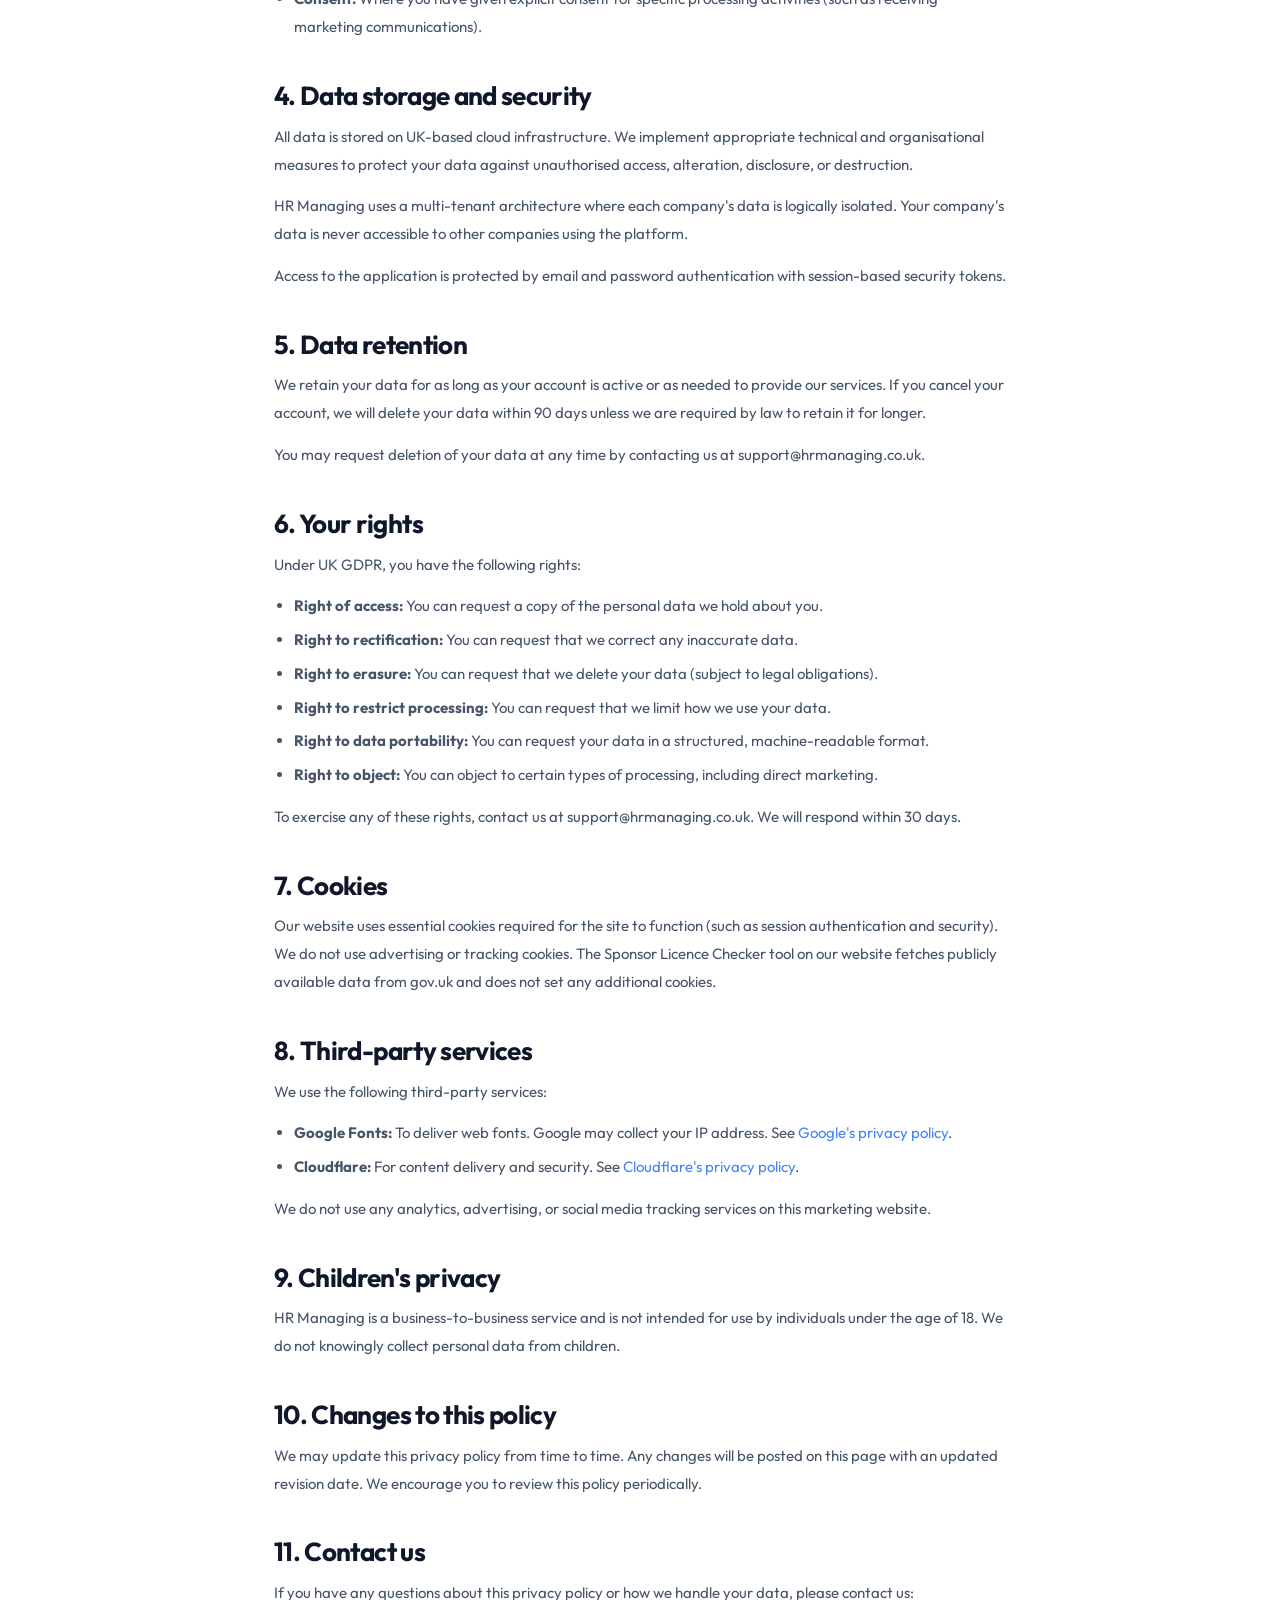
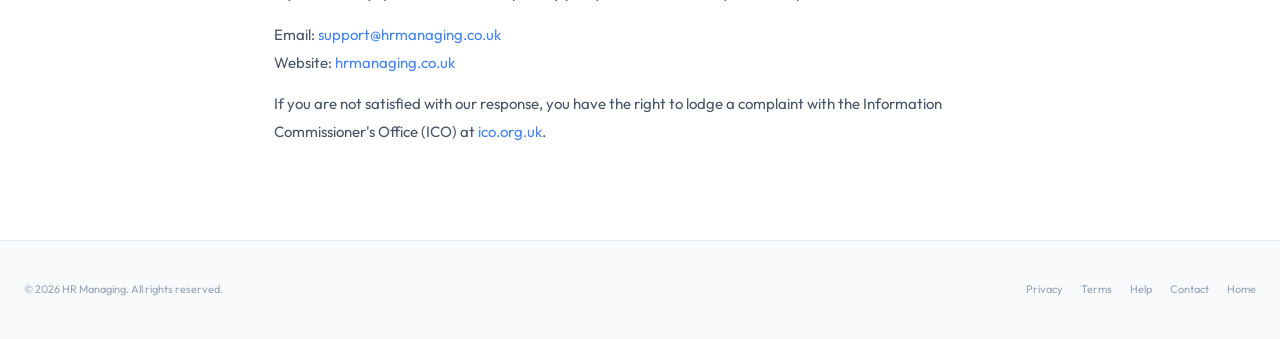
<file: privacy.html>
<!DOCTYPE html>
<html lang="en">
<head>
<meta charset="UTF-8">
<meta name="viewport" content="width=device-width, initial-scale=1.0">
<meta name="description" content="HR Managing Privacy Policy — how we collect, use, and protect your personal data under UK GDPR.">
<title>Privacy Policy - HR Managing</title>
<link rel="icon" href="favicon.png">
<link rel="preconnect" href="https://fonts.googleapis.com">
<link rel="preconnect" href="https://fonts.gstatic.com" crossorigin>
<link href="https://fonts.googleapis.com/css2?family=Outfit:wght@300;400;500;600;700;800&display=swap" rel="stylesheet">
<link rel="stylesheet" href="css/style.css">
<style>
  .legal-body { max-width:780px; margin:0 auto; padding:60px 24px 80px; }
  .legal-body h2 { font-size:clamp(20px,2.5vw,26px); margin:40px 0 12px; color:var(--s900); }
  .legal-body h3 { font-size:17px; margin:28px 0 8px; color:var(--s800); }
  .legal-body p { font-size:15px; line-height:1.85; color:var(--s600); margin-bottom:14px; }
  .legal-body ul { margin:0 0 14px 20px; }
  .legal-body li { font-size:15px; line-height:1.85; color:var(--s600); margin-bottom:6px; }
  .legal-body a { color:var(--b600); text-decoration:none; }
  .legal-body a:hover { text-decoration:underline; }
  .legal-meta { font-size:13px; color:var(--s400); margin-bottom:32px; padding-bottom:24px; border-bottom:1px solid var(--s200); }
</style>
</head>
<body>

<svg style="display:none" xmlns="http://www.w3.org/2000/svg">
  <symbol id="i-arrow" viewBox="0 0 24 24" fill="none" stroke="currentColor" stroke-width="2.5" stroke-linecap="round" stroke-linejoin="round"><path d="M13.5 4.5L21 12m0 0l-7.5 7.5M21 12H3"/></symbol>
  <symbol id="i-ext" viewBox="0 0 24 24" fill="none" stroke="currentColor" stroke-width="2" stroke-linecap="round" stroke-linejoin="round"><path d="M13.5 6H5.25A2.25 2.25 0 003 8.25v10.5A2.25 2.25 0 005.25 21h10.5A2.25 2.25 0 0018 18.75V10.5m-10.5 6L21 3m0 0h-5.25M21 3v5.25"/></symbol>
  <symbol id="i-menu" viewBox="0 0 24 24" fill="none" stroke="currentColor" stroke-width="2" stroke-linecap="round" stroke-linejoin="round"><path d="M3.75 6.75h16.5M3.75 12h16.5m-16.5 5.25h16.5"/></symbol>
  <symbol id="i-close" viewBox="0 0 24 24" fill="none" stroke="currentColor" stroke-width="2" stroke-linecap="round" stroke-linejoin="round"><path d="M6 18L18 6M6 6l12 12"/></symbol>
</svg>

<!-- ═══════════════ NAV ═══════════════ -->
<nav class="nav">
  <div class="nav-in">
    <a href="index.html" class="logo"><img id="site-logo" src="logo.png" alt="HR Managing Logo" class="logo-img"></a>
    <div class="nav-links">
      <a href="index.html" class="nl">Home</a>
      <a href="about.html" class="nl">About Us</a>
      <a href="features.html" class="nl">Features</a>
      <a href="sponsor-checker.html" class="nl">Sponsor Licence Checker</a>
      <a href="https://user-auth.apply-to-visit-or-stay-in-the-uk.homeoffice.gov.uk/auth/realms/ExternalChecker/protocol/openid-connect/auth?redirect_uri=https%3A%2F%2Fright-to-work.service.gov.uk%2Frtw-view%2Fchecker-details%2Fredirection&state=46e5a3be7d4324e58a7e73ad641fcfc8&client_id=external-checker-rtwr&nonce=197c39160ec27401a6d055d435554153&response_type=code&scope=openid%20email%20profile" class="nl" target="_blank" rel="noopener noreferrer">Right to Work <svg width="11" height="11"><use href="#i-ext"/></svg></a>
      <a href="index.html#pricing" class="nl">Pricing</a>
      <a href="contact.html" class="nl">Contact Us</a>
      <a href="https://hms.hrmanaging.co.uk/company-request" class="nav-cta" target="_blank" rel="noopener">Book a Free Trial <svg width="14" height="14"><use href="#i-arrow"/></svg></a>
    </div>
    <button class="mob-tog" onclick="document.getElementById('mob-menu').classList.add('open')" aria-label="Open menu"><svg width="22" height="22"><use href="#i-menu"/></svg></button>
  </div>
</nav>
<div id="mob-menu" class="mob-menu">
  <div class="mob-hdr"><div class="logo-text">HR<span>Managing</span></div><button class="mob-close" onclick="document.getElementById('mob-menu').classList.remove('open')" aria-label="Close menu"><svg width="22" height="22"><use href="#i-close"/></svg></button></div>
  <a href="index.html" onclick="document.getElementById('mob-menu').classList.remove('open')">Home</a>
  <a href="about.html" onclick="document.getElementById('mob-menu').classList.remove('open')">About Us</a>
  <a href="features.html" onclick="document.getElementById('mob-menu').classList.remove('open')">Features</a>
  <a href="sponsor-checker.html" onclick="document.getElementById('mob-menu').classList.remove('open')">Sponsor Licence Checker</a>
  <a href="https://user-auth.apply-to-visit-or-stay-in-the-uk.homeoffice.gov.uk/auth/realms/ExternalChecker/protocol/openid-connect/auth?redirect_uri=https%3A%2F%2Fright-to-work.service.gov.uk%2Frtw-view%2Fchecker-details%2Fredirection&state=46e5a3be7d4324e58a7e73ad641fcfc8&client_id=external-checker-rtwr&nonce=197c39160ec27401a6d055d435554153&response_type=code&scope=openid%20email%20profile" target="_blank" rel="noopener noreferrer" onclick="document.getElementById('mob-menu').classList.remove('open')">Right to Work ↗</a>
  <a href="index.html#pricing" onclick="document.getElementById('mob-menu').classList.remove('open')">Pricing</a>
  <a href="contact.html" onclick="document.getElementById('mob-menu').classList.remove('open')">Contact Us</a>
  <a href="https://hms.hrmanaging.co.uk/company-request" target="_blank" rel="noopener" style="color:var(--b600);font-weight:700">Book a Free Trial</a>
</div>

<!-- ═══════════════ HERO ═══════════════ -->
<section class="hero" style="min-height:auto;padding:48px 24px">
  <div class="hero-in" style="grid-template-columns:1fr;gap:16px;text-align:center">
    <div><h1 style="font-size:clamp(28px,3.5vw,42px);color:white;letter-spacing:-0.025em">Privacy Policy</h1></div>
  </div>
</section>

<!-- ═══════════════ CONTENT ═══════════════ -->
<div class="legal-body">

  <div class="legal-meta">Last updated: 26 March 2026</div>

  <p>HR Managing ("we", "us", "our") is committed to protecting the privacy and personal data of our users. This privacy policy explains how we collect, use, store, and protect your information when you use our website (hrmanaging.co.uk) and our HR management application (hms.hrmanaging.co.uk).</p>
  <p>We comply with the UK General Data Protection Regulation (UK GDPR) and the Data Protection Act 2018.</p>

  <h2>1. Information we collect</h2>
  <p>We collect information in the following ways:</p>
  <h3>Information you provide to us</h3>
  <ul>
    <li>Account registration details (company name, contact name, email address, password)</li>
    <li>Employee data entered into the platform (names, job titles, attendance records, holiday requests, documents, medical questionnaire responses)</li>
    <li>Contact form submissions (name, email, company, message)</li>
  </ul>
  <h3>Information collected automatically</h3>
  <ul>
    <li>Technical data such as IP address, browser type, device type, and operating system</li>
    <li>Usage data such as pages visited, time spent, and actions taken within the application</li>
    <li>Cookies necessary for the functioning of the website and application</li>
  </ul>

  <h2>2. How we use your information</h2>
  <p>We use your information to:</p>
  <ul>
    <li>Provide and maintain the HR Managing service</li>
    <li>Create and manage your company account</li>
    <li>Process and store employee records as directed by you</li>
    <li>Respond to your enquiries and support requests</li>
    <li>Send service-related communications (account setup, password resets, important updates)</li>
    <li>Improve the performance and usability of our platform</li>
    <li>Comply with legal obligations</li>
  </ul>
  <p>We do not sell, rent, or share your personal data with third parties for marketing purposes.</p>

  <h2>3. Lawful basis for processing</h2>
  <p>We process your data under the following lawful bases:</p>
  <ul>
    <li><strong>Contract:</strong> Processing necessary to provide you with the HR Managing service you have signed up for.</li>
    <li><strong>Legitimate interests:</strong> Processing necessary for our legitimate business interests, such as improving our service and responding to enquiries.</li>
    <li><strong>Legal obligation:</strong> Processing necessary to comply with applicable UK laws and regulations.</li>
    <li><strong>Consent:</strong> Where you have given explicit consent for specific processing activities (such as receiving marketing communications).</li>
  </ul>

  <h2>4. Data storage and security</h2>
  <p>All data is stored on UK-based cloud infrastructure. We implement appropriate technical and organisational measures to protect your data against unauthorised access, alteration, disclosure, or destruction.</p>
  <p>HR Managing uses a multi-tenant architecture where each company's data is logically isolated. Your company's data is never accessible to other companies using the platform.</p>
  <p>Access to the application is protected by email and password authentication with session-based security tokens.</p>

  <h2>5. Data retention</h2>
  <p>We retain your data for as long as your account is active or as needed to provide our services. If you cancel your account, we will delete your data within 90 days unless we are required by law to retain it for longer.</p>
  <p>You may request deletion of your data at any time by contacting us at support@hrmanaging.co.uk.</p>

  <h2>6. Your rights</h2>
  <p>Under UK GDPR, you have the following rights:</p>
  <ul>
    <li><strong>Right of access:</strong> You can request a copy of the personal data we hold about you.</li>
    <li><strong>Right to rectification:</strong> You can request that we correct any inaccurate data.</li>
    <li><strong>Right to erasure:</strong> You can request that we delete your data (subject to legal obligations).</li>
    <li><strong>Right to restrict processing:</strong> You can request that we limit how we use your data.</li>
    <li><strong>Right to data portability:</strong> You can request your data in a structured, machine-readable format.</li>
    <li><strong>Right to object:</strong> You can object to certain types of processing, including direct marketing.</li>
  </ul>
  <p>To exercise any of these rights, contact us at support@hrmanaging.co.uk. We will respond within 30 days.</p>

  <h2>7. Cookies</h2>
  <p>Our website uses essential cookies required for the site to function (such as session authentication and security). We do not use advertising or tracking cookies. The Sponsor Licence Checker tool on our website fetches publicly available data from gov.uk and does not set any additional cookies.</p>

  <h2>8. Third-party services</h2>
  <p>We use the following third-party services:</p>
  <ul>
    <li><strong>Google Fonts:</strong> To deliver web fonts. Google may collect your IP address. See <a href="https://policies.google.com/privacy" target="_blank" rel="noopener">Google's privacy policy</a>.</li>
    <li><strong>Cloudflare:</strong> For content delivery and security. See <a href="https://www.cloudflare.com/privacypolicy/" target="_blank" rel="noopener">Cloudflare's privacy policy</a>.</li>
  </ul>
  <p>We do not use any analytics, advertising, or social media tracking services on this marketing website.</p>

  <h2>9. Children's privacy</h2>
  <p>HR Managing is a business-to-business service and is not intended for use by individuals under the age of 18. We do not knowingly collect personal data from children.</p>

  <h2>10. Changes to this policy</h2>
  <p>We may update this privacy policy from time to time. Any changes will be posted on this page with an updated revision date. We encourage you to review this policy periodically.</p>

  <h2>11. Contact us</h2>
  <p>If you have any questions about this privacy policy or how we handle your data, please contact us:</p>
  <p>Email: <a href="mailto:support@hrmanaging.co.uk">support@hrmanaging.co.uk</a><br>
  Website: <a href="https://hrmanaging.co.uk">hrmanaging.co.uk</a></p>
  <p>If you are not satisfied with our response, you have the right to lodge a complaint with the Information Commissioner's Office (ICO) at <a href="https://ico.org.uk" target="_blank" rel="noopener">ico.org.uk</a>.</p>

</div>

<!-- ═══════════════ FOOTER ═══════════════ -->
<footer class="footer">
  <div class="footer-in">
    <p>&copy; 2026 HR Managing. All rights reserved.</p>
    <div class="footer-links">
      <a href="privacy.html">Privacy</a>
      <a href="terms.html">Terms</a>
      <a href="help.html">Help</a>
      <a href="contact.html">Contact</a>
      <a href="index.html">Home</a>
    </div>
  </div>
</footer>

<script src="js/main.js"></script>
</body>
</html>
</file>
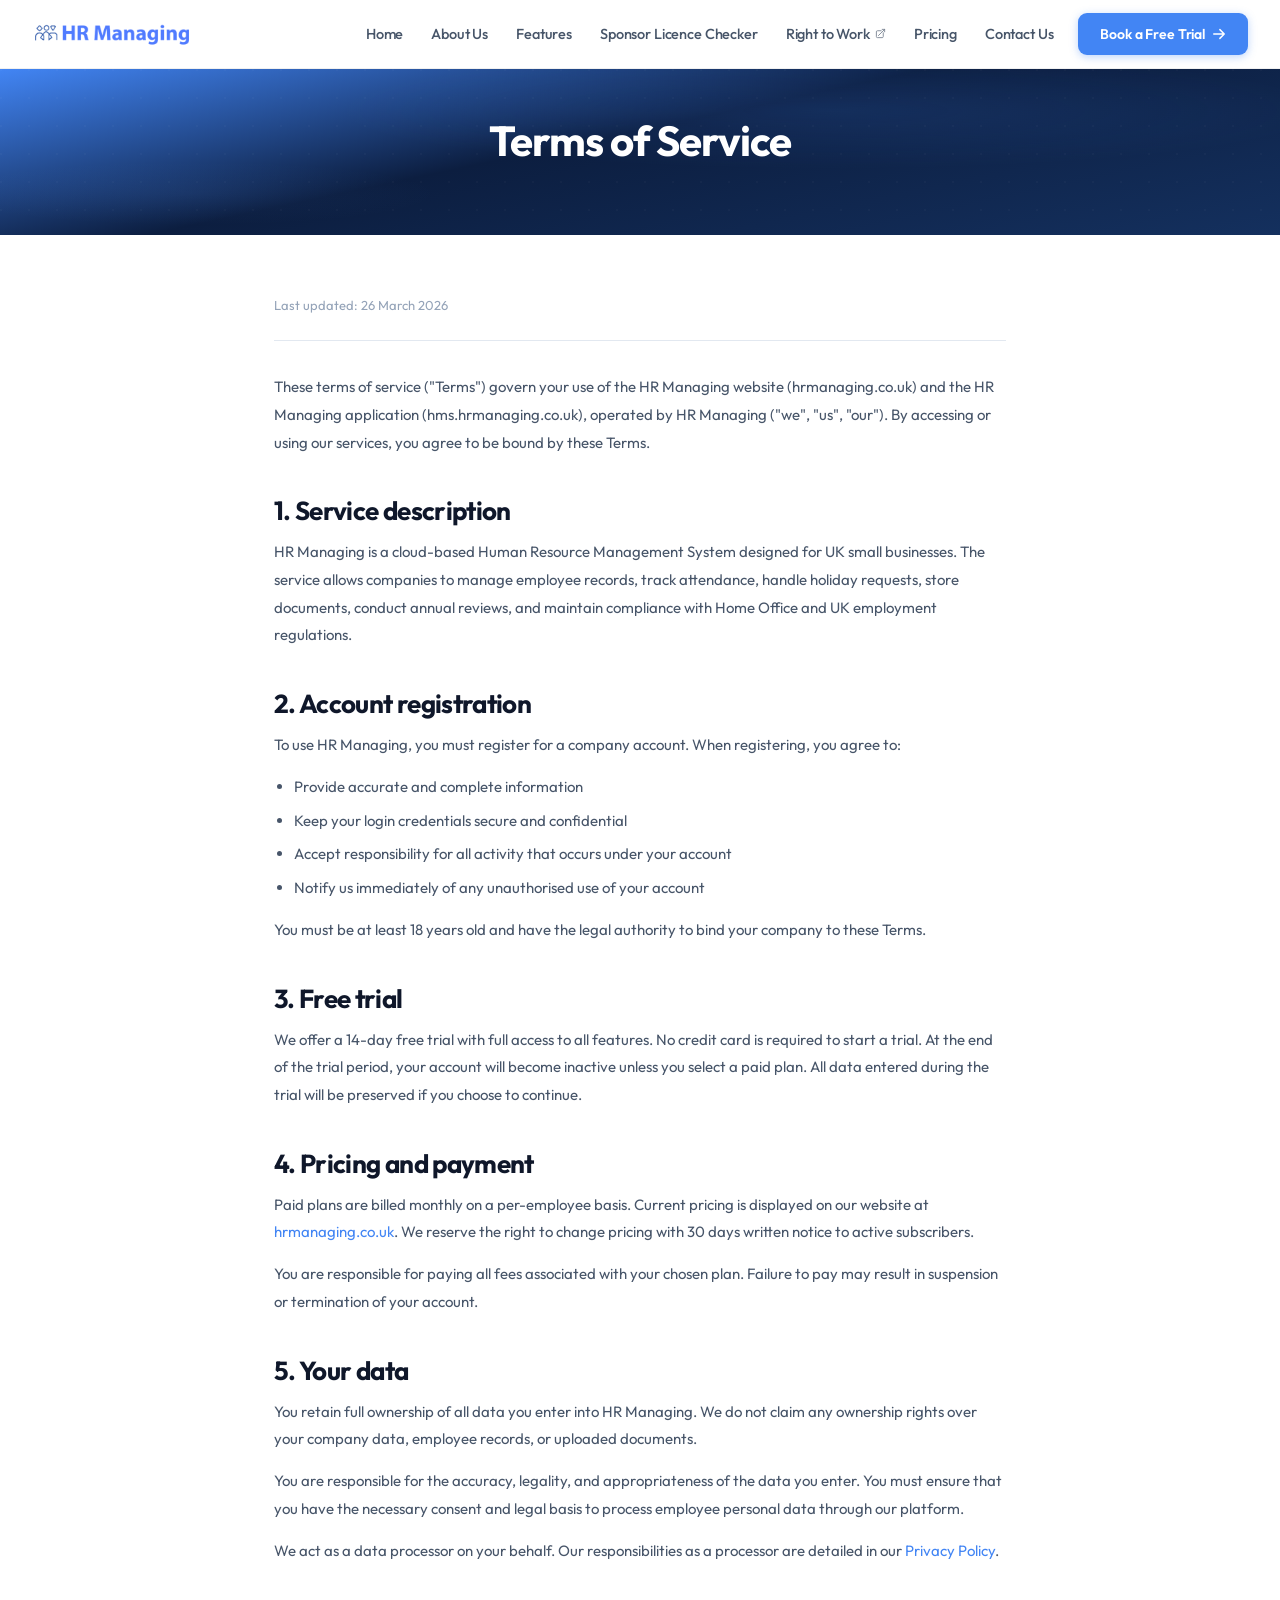
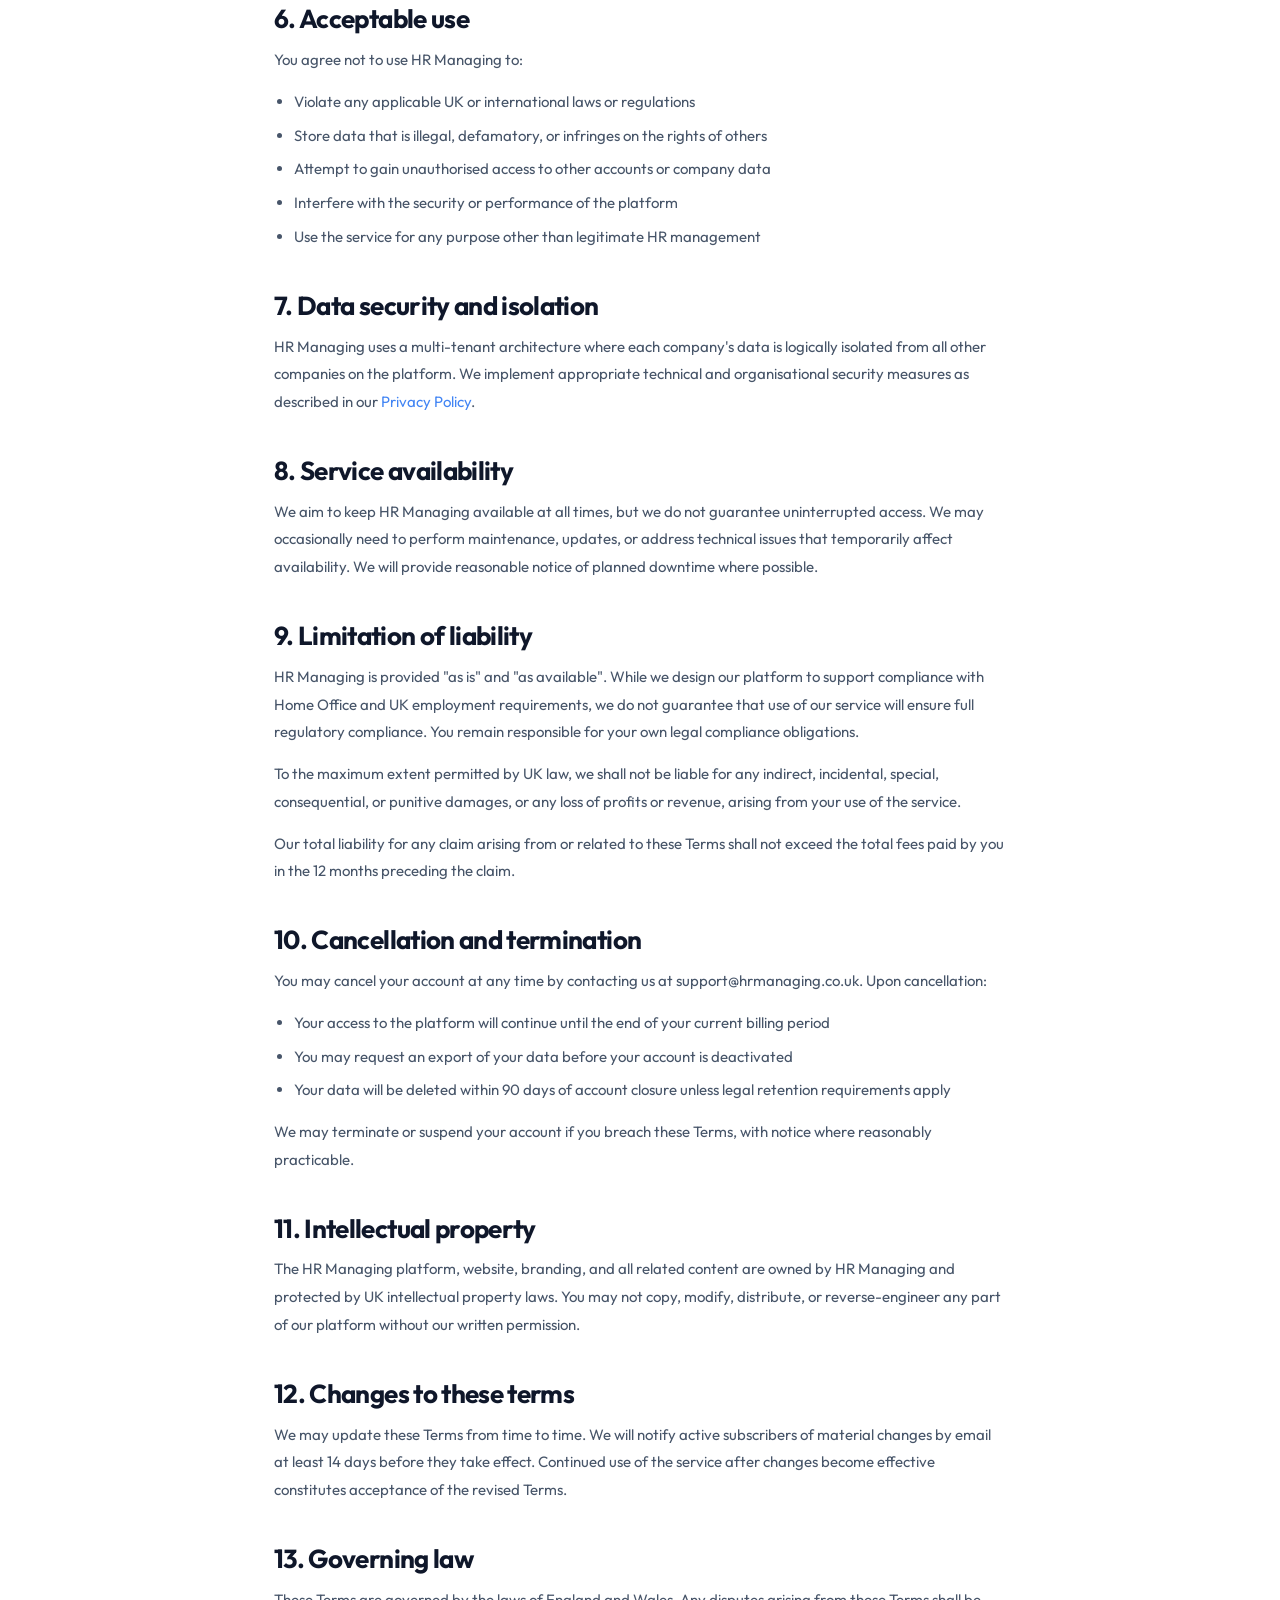
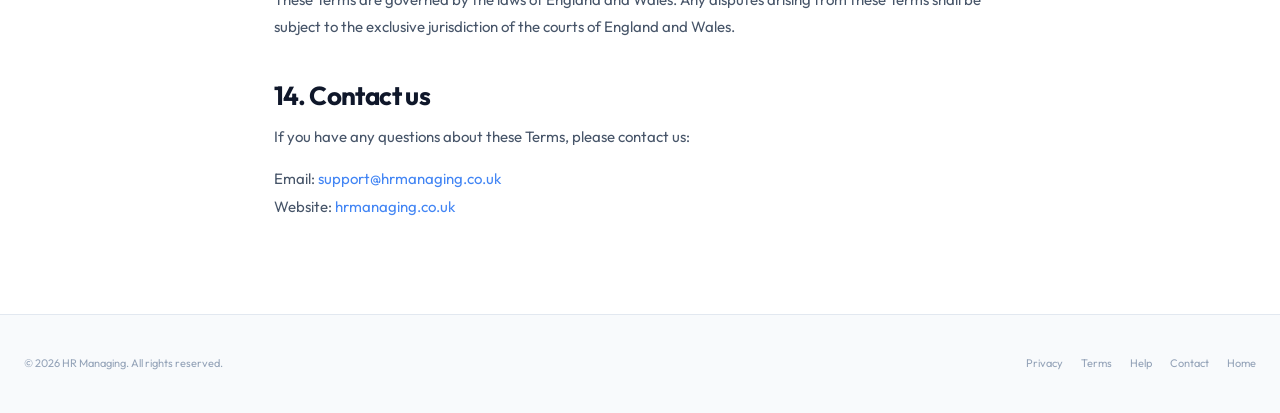
<file: terms.html>
<!DOCTYPE html>
<html lang="en">
<head>
<meta charset="UTF-8">
<meta name="viewport" content="width=device-width, initial-scale=1.0">
<meta name="description" content="HR Managing Terms of Service — the rules and conditions for using our UK HR management platform.">
<title>Terms of Service - HR Managing</title>
<link rel="icon" href="favicon.png">
<link rel="preconnect" href="https://fonts.googleapis.com">
<link rel="preconnect" href="https://fonts.gstatic.com" crossorigin>
<link href="https://fonts.googleapis.com/css2?family=Outfit:wght@300;400;500;600;700;800&display=swap" rel="stylesheet">
<link rel="stylesheet" href="css/style.css">
<style>
  .legal-body { max-width:780px; margin:0 auto; padding:60px 24px 80px; }
  .legal-body h2 { font-size:clamp(20px,2.5vw,26px); margin:40px 0 12px; color:var(--s900); }
  .legal-body h3 { font-size:17px; margin:28px 0 8px; color:var(--s800); }
  .legal-body p { font-size:15px; line-height:1.85; color:var(--s600); margin-bottom:14px; }
  .legal-body ul { margin:0 0 14px 20px; }
  .legal-body li { font-size:15px; line-height:1.85; color:var(--s600); margin-bottom:6px; }
  .legal-body a { color:var(--b600); text-decoration:none; }
  .legal-body a:hover { text-decoration:underline; }
  .legal-meta { font-size:13px; color:var(--s400); margin-bottom:32px; padding-bottom:24px; border-bottom:1px solid var(--s200); }
</style>
</head>
<body>

<svg style="display:none" xmlns="http://www.w3.org/2000/svg">
  <symbol id="i-arrow" viewBox="0 0 24 24" fill="none" stroke="currentColor" stroke-width="2.5" stroke-linecap="round" stroke-linejoin="round"><path d="M13.5 4.5L21 12m0 0l-7.5 7.5M21 12H3"/></symbol>
  <symbol id="i-ext" viewBox="0 0 24 24" fill="none" stroke="currentColor" stroke-width="2" stroke-linecap="round" stroke-linejoin="round"><path d="M13.5 6H5.25A2.25 2.25 0 003 8.25v10.5A2.25 2.25 0 005.25 21h10.5A2.25 2.25 0 0018 18.75V10.5m-10.5 6L21 3m0 0h-5.25M21 3v5.25"/></symbol>
  <symbol id="i-menu" viewBox="0 0 24 24" fill="none" stroke="currentColor" stroke-width="2" stroke-linecap="round" stroke-linejoin="round"><path d="M3.75 6.75h16.5M3.75 12h16.5m-16.5 5.25h16.5"/></symbol>
  <symbol id="i-close" viewBox="0 0 24 24" fill="none" stroke="currentColor" stroke-width="2" stroke-linecap="round" stroke-linejoin="round"><path d="M6 18L18 6M6 6l12 12"/></symbol>
</svg>

<!-- ═══════════════ NAV ═══════════════ -->
<nav class="nav">
  <div class="nav-in">
    <a href="index.html" class="logo"><img id="site-logo" src="logo.png" alt="HR Managing Logo" class="logo-img"></a>
    <div class="nav-links">
      <a href="index.html" class="nl">Home</a>
      <a href="about.html" class="nl">About Us</a>
      <a href="features.html" class="nl">Features</a>
      <a href="sponsor-checker.html" class="nl">Sponsor Licence Checker</a>
      <a href="https://user-auth.apply-to-visit-or-stay-in-the-uk.homeoffice.gov.uk/auth/realms/ExternalChecker/protocol/openid-connect/auth?redirect_uri=https%3A%2F%2Fright-to-work.service.gov.uk%2Frtw-view%2Fchecker-details%2Fredirection&state=46e5a3be7d4324e58a7e73ad641fcfc8&client_id=external-checker-rtwr&nonce=197c39160ec27401a6d055d435554153&response_type=code&scope=openid%20email%20profile" class="nl" target="_blank" rel="noopener noreferrer">Right to Work <svg width="11" height="11"><use href="#i-ext"/></svg></a>
      <a href="index.html#pricing" class="nl">Pricing</a>
      <a href="contact.html" class="nl">Contact Us</a>
      <a href="https://hms.hrmanaging.co.uk/company-request" class="nav-cta" target="_blank" rel="noopener">Book a Free Trial <svg width="14" height="14"><use href="#i-arrow"/></svg></a>
    </div>
    <button class="mob-tog" onclick="document.getElementById('mob-menu').classList.add('open')" aria-label="Open menu"><svg width="22" height="22"><use href="#i-menu"/></svg></button>
  </div>
</nav>
<div id="mob-menu" class="mob-menu">
  <div class="mob-hdr"><div class="logo-text">HR<span>Managing</span></div><button class="mob-close" onclick="document.getElementById('mob-menu').classList.remove('open')" aria-label="Close menu"><svg width="22" height="22"><use href="#i-close"/></svg></button></div>
  <a href="index.html" onclick="document.getElementById('mob-menu').classList.remove('open')">Home</a>
  <a href="about.html" onclick="document.getElementById('mob-menu').classList.remove('open')">About Us</a>
  <a href="features.html" onclick="document.getElementById('mob-menu').classList.remove('open')">Features</a>
  <a href="sponsor-checker.html" onclick="document.getElementById('mob-menu').classList.remove('open')">Sponsor Licence Checker</a>
  <a href="https://user-auth.apply-to-visit-or-stay-in-the-uk.homeoffice.gov.uk/auth/realms/ExternalChecker/protocol/openid-connect/auth?redirect_uri=https%3A%2F%2Fright-to-work.service.gov.uk%2Frtw-view%2Fchecker-details%2Fredirection&state=46e5a3be7d4324e58a7e73ad641fcfc8&client_id=external-checker-rtwr&nonce=197c39160ec27401a6d055d435554153&response_type=code&scope=openid%20email%20profile" target="_blank" rel="noopener noreferrer" onclick="document.getElementById('mob-menu').classList.remove('open')">Right to Work ↗</a>
  <a href="index.html#pricing" onclick="document.getElementById('mob-menu').classList.remove('open')">Pricing</a>
  <a href="contact.html" onclick="document.getElementById('mob-menu').classList.remove('open')">Contact Us</a>
  <a href="https://hms.hrmanaging.co.uk/company-request" target="_blank" rel="noopener" style="color:var(--b600);font-weight:700">Book a Free Trial</a>
</div>

<!-- ═══════════════ HERO ═══════════════ -->
<section class="hero" style="min-height:auto;padding:48px 24px">
  <div class="hero-in" style="grid-template-columns:1fr;gap:16px;text-align:center">
    <div><h1 style="font-size:clamp(28px,3.5vw,42px);color:white;letter-spacing:-0.025em">Terms of Service</h1></div>
  </div>
</section>

<!-- ═══════════════ CONTENT ═══════════════ -->
<div class="legal-body">

  <div class="legal-meta">Last updated: 26 March 2026</div>

  <p>These terms of service ("Terms") govern your use of the HR Managing website (hrmanaging.co.uk) and the HR Managing application (hms.hrmanaging.co.uk), operated by HR Managing ("we", "us", "our"). By accessing or using our services, you agree to be bound by these Terms.</p>

  <h2>1. Service description</h2>
  <p>HR Managing is a cloud-based Human Resource Management System designed for UK small businesses. The service allows companies to manage employee records, track attendance, handle holiday requests, store documents, conduct annual reviews, and maintain compliance with Home Office and UK employment regulations.</p>

  <h2>2. Account registration</h2>
  <p>To use HR Managing, you must register for a company account. When registering, you agree to:</p>
  <ul>
    <li>Provide accurate and complete information</li>
    <li>Keep your login credentials secure and confidential</li>
    <li>Accept responsibility for all activity that occurs under your account</li>
    <li>Notify us immediately of any unauthorised use of your account</li>
  </ul>
  <p>You must be at least 18 years old and have the legal authority to bind your company to these Terms.</p>

  <h2>3. Free trial</h2>
  <p>We offer a 14-day free trial with full access to all features. No credit card is required to start a trial. At the end of the trial period, your account will become inactive unless you select a paid plan. All data entered during the trial will be preserved if you choose to continue.</p>

  <h2>4. Pricing and payment</h2>
  <p>Paid plans are billed monthly on a per-employee basis. Current pricing is displayed on our website at <a href="index.html#pricing">hrmanaging.co.uk</a>. We reserve the right to change pricing with 30 days written notice to active subscribers.</p>
  <p>You are responsible for paying all fees associated with your chosen plan. Failure to pay may result in suspension or termination of your account.</p>

  <h2>5. Your data</h2>
  <p>You retain full ownership of all data you enter into HR Managing. We do not claim any ownership rights over your company data, employee records, or uploaded documents.</p>
  <p>You are responsible for the accuracy, legality, and appropriateness of the data you enter. You must ensure that you have the necessary consent and legal basis to process employee personal data through our platform.</p>
  <p>We act as a data processor on your behalf. Our responsibilities as a processor are detailed in our <a href="privacy.html">Privacy Policy</a>.</p>

  <h2>6. Acceptable use</h2>
  <p>You agree not to use HR Managing to:</p>
  <ul>
    <li>Violate any applicable UK or international laws or regulations</li>
    <li>Store data that is illegal, defamatory, or infringes on the rights of others</li>
    <li>Attempt to gain unauthorised access to other accounts or company data</li>
    <li>Interfere with the security or performance of the platform</li>
    <li>Use the service for any purpose other than legitimate HR management</li>
  </ul>

  <h2>7. Data security and isolation</h2>
  <p>HR Managing uses a multi-tenant architecture where each company's data is logically isolated from all other companies on the platform. We implement appropriate technical and organisational security measures as described in our <a href="privacy.html">Privacy Policy</a>.</p>

  <h2>8. Service availability</h2>
  <p>We aim to keep HR Managing available at all times, but we do not guarantee uninterrupted access. We may occasionally need to perform maintenance, updates, or address technical issues that temporarily affect availability. We will provide reasonable notice of planned downtime where possible.</p>

  <h2>9. Limitation of liability</h2>
  <p>HR Managing is provided "as is" and "as available". While we design our platform to support compliance with Home Office and UK employment requirements, we do not guarantee that use of our service will ensure full regulatory compliance. You remain responsible for your own legal compliance obligations.</p>
  <p>To the maximum extent permitted by UK law, we shall not be liable for any indirect, incidental, special, consequential, or punitive damages, or any loss of profits or revenue, arising from your use of the service.</p>
  <p>Our total liability for any claim arising from or related to these Terms shall not exceed the total fees paid by you in the 12 months preceding the claim.</p>

  <h2>10. Cancellation and termination</h2>
  <p>You may cancel your account at any time by contacting us at support@hrmanaging.co.uk. Upon cancellation:</p>
  <ul>
    <li>Your access to the platform will continue until the end of your current billing period</li>
    <li>You may request an export of your data before your account is deactivated</li>
    <li>Your data will be deleted within 90 days of account closure unless legal retention requirements apply</li>
  </ul>
  <p>We may terminate or suspend your account if you breach these Terms, with notice where reasonably practicable.</p>

  <h2>11. Intellectual property</h2>
  <p>The HR Managing platform, website, branding, and all related content are owned by HR Managing and protected by UK intellectual property laws. You may not copy, modify, distribute, or reverse-engineer any part of our platform without our written permission.</p>

  <h2>12. Changes to these terms</h2>
  <p>We may update these Terms from time to time. We will notify active subscribers of material changes by email at least 14 days before they take effect. Continued use of the service after changes become effective constitutes acceptance of the revised Terms.</p>

  <h2>13. Governing law</h2>
  <p>These Terms are governed by the laws of England and Wales. Any disputes arising from these Terms shall be subject to the exclusive jurisdiction of the courts of England and Wales.</p>

  <h2>14. Contact us</h2>
  <p>If you have any questions about these Terms, please contact us:</p>
  <p>Email: <a href="mailto:support@hrmanaging.co.uk">support@hrmanaging.co.uk</a><br>
  Website: <a href="https://hrmanaging.co.uk">hrmanaging.co.uk</a></p>

</div>

<!-- ═══════════════ FOOTER ═══════════════ -->
<footer class="footer">
  <div class="footer-in">
    <p>&copy; 2026 HR Managing. All rights reserved.</p>
    <div class="footer-links">
      <a href="privacy.html">Privacy</a>
      <a href="terms.html">Terms</a>
      <a href="help.html">Help</a>
      <a href="contact.html">Contact</a>
      <a href="index.html">Home</a>
    </div>
  </div>
</footer>

<script src="js/main.js"></script>
</body>
</html>
</file>
<file: css/style.css>
/* ═══════════════════════════════════════════════════════
   CSS VARIABLES
   ═══════════════════════════════════════════════════════ */
:root {
  /* FONTS: Outfit — premium geometric sans, chosen for its distinctive character similar to Qatar Airways' Jotia */
  --fb: 'Outfit', -apple-system, BlinkMacSystemFont, sans-serif;
  --fd: 'Outfit', sans-serif;

  /* Google Blue #4285F4 primary palette */
  --b600: #4285F4; --b700: #3367D6; --b500: #5E97F6; --b400: #8AB4F8;
  --b300: #AECBFA; --b200: #D2E3FC; --b100: #E8F0FE; --b50: #F1F6FE;
  --b950: #4285F4; --b900: #0D1D3D;
  --s900: #0f172a; --s800: #1e293b; --s700: #334155; --s600: #475569;
  --s500: #64748b; --s400: #94a3b8; --s300: #cbd5e1; --s200: #e2e8f0;
  --s100: #f1f5f9; --s50: #f8fafc;
  /* Google secondary colours */
  --amber: #FBBC04; --green: #34A853; --red: #EA4335; --w: #ffffff;
}

/* ═══════════════════════════════════════════════════════
   RESET & BASE
   ═══════════════════════════════════════════════════════ */
*, *::before, *::after { margin: 0; padding: 0; box-sizing: border-box; }
html { scroll-behavior: smooth; scroll-padding-top: 70px; }
body {
  font-family: var(--fb); color: var(--s900); background: var(--w);
  overflow-x: hidden; -webkit-font-smoothing: antialiased; font-weight: 400;
  line-height: 1.6; font-size: 16px;
}
h1, h2, h3 { font-family: var(--fd); font-weight: 700; letter-spacing: -0.025em; line-height: 1.15; }
h4 { font-family: var(--fd); font-weight: 600; letter-spacing: -0.01em; }
a { color: inherit; }
img { max-width: 100%; display: block; }

/* ═══════════════════════════════════════════════════════
   SCROLL REVEAL ANIMATION
   ═══════════════════════════════════════════════════════ */
.reveal {
  opacity: 0; transform: translateY(44px);
  transition: opacity 0.85s cubic-bezier(.16,1,.3,1), transform 0.85s cubic-bezier(.16,1,.3,1);
}
.reveal.from-left { transform: translateX(-44px); }
.reveal.from-right { transform: translateX(44px); }
.reveal.from-scale { transform: scale(0.94); }
.reveal.visible { opacity: 1; transform: translate(0,0) scale(1); }

/* ═══════════════════════════════════════════════════════
   NAV
   ═══════════════════════════════════════════════════════ */
.nav {
  position: sticky; top: 0; z-index: 200;
  background: rgba(255,255,255,0.95); backdrop-filter: blur(20px);
  border-bottom: 1px solid rgba(0,0,0,0.06); transition: box-shadow .3s;
}
.nav.scrolled { box-shadow: 0 1px 24px rgba(0,0,0,0.07); }
.nav-in {
  max-width: 1280px; margin: 0 auto; padding: 0 32px;
  height: 68px; display: flex; align-items: center; justify-content: space-between;
}

.logo { display: flex; align-items: center; gap: 10px; text-decoration: none; flex-shrink: 0; }
.logo-img { height: 36px; width: auto; object-fit: contain; border-radius: 8px; }
.logo-text { font-family: var(--fd); font-weight: 700; font-size: 20px; color: var(--s900); white-space: nowrap; }
.logo-text span { color: var(--b600); }

.nav-links { display: flex; align-items: center; gap: 2px; }
.nl {
  font-size: 14.5px; font-weight: 500; color: var(--s600); text-decoration: none;
  padding: 7px 13px; border-radius: 8px; transition: all .2s; white-space: nowrap;
  display: inline-flex; align-items: center; gap: 5px; letter-spacing: -0.01em;
}
.nl:hover { color: var(--b600); background: var(--b50); }
.nl.active { color: var(--b600); font-weight: 600; }
.nl svg { width: 11px; height: 11px; opacity: 0.7; }

.nav-cta {
  display: inline-flex; align-items: center; gap: 7px;
  padding: 10px 22px; border-radius: 9px; font-family: var(--fb);
  font-size: 14px; font-weight: 600; text-decoration: none;
  background: var(--b600); color: white; margin-left: 10px;
  transition: all .25s cubic-bezier(.16,1,.3,1);
  box-shadow: 0 2px 8px rgba(66,133,244,.35); border: none; cursor: pointer;
  letter-spacing: -0.01em;
}
.nav-cta:hover { background: var(--b700); transform: translateY(-1px); box-shadow: 0 6px 20px rgba(66,133,244,.4); }
.nav-cta svg { width: 14px; height: 14px; }

.mob-tog { display: none; background: none; border: none; cursor: pointer; color: var(--s700); padding: 4px; }
.mob-menu {
  display: none; position: fixed; inset: 0; background: white; z-index: 300;
  padding: 24px; flex-direction: column; overflow-y: auto;
}
.mob-menu.open { display: flex; }
.mob-hdr { display: flex; justify-content: space-between; align-items: center; margin-bottom: 24px; }
.mob-menu a { display: block; padding: 15px 0; font-size: 16px; font-weight: 500; color: var(--s700); text-decoration: none; border-bottom: 1px solid var(--s100); letter-spacing: -0.01em; }
.mob-close { background: none; border: none; cursor: pointer; color: var(--s700); }

/* ═══════════════════════════════════════════════════════
   BUTTONS
   ═══════════════════════════════════════════════════════ */
.btn {
  display: inline-flex; align-items: center; gap: 8px;
  padding: 13px 28px; border-radius: 10px; font-family: var(--fb);
  font-size: 14.5px; font-weight: 600; text-decoration: none; cursor: pointer;
  border: none; transition: all .3s cubic-bezier(.16,1,.3,1); letter-spacing: -0.01em;
}
.btn svg { width: 14px; height: 14px; }
.bp { background: var(--b600); color: white; box-shadow: 0 2px 4px rgba(66,133,244,.2), 0 6px 20px rgba(66,133,244,.1); }
.bp:hover { background: var(--b700); transform: translateY(-2px); box-shadow: 0 4px 12px rgba(66,133,244,.3), 0 12px 32px rgba(66,133,244,.15); }
.bo { background: transparent; color: var(--b600); border: 1.5px solid var(--b200); }
.bo:hover { border-color: var(--b600); background: var(--b50); transform: translateY(-1px); }
.bw { background: white; color: var(--b600); box-shadow: 0 2px 8px rgba(0,0,0,.06); }
.bw:hover { transform: translateY(-2px); box-shadow: 0 6px 24px rgba(0,0,0,.1); }
.bg { background: rgba(255,255,255,.1); color: white; border: 1px solid rgba(255,255,255,.2); }
.bg:hover { background: rgba(255,255,255,.18); }
.bl { padding: 15px 34px; font-size: 15px; border-radius: 10px; }

/* ═══════════════════════════════════════════════════════
   HERO
   ═══════════════════════════════════════════════════════ */
.hero {
  position: relative; padding: 80px 24px 60px;
  background: linear-gradient(168deg, var(--b950) 0%, #0c1e40 45%, #14305e 100%);
  overflow: hidden; min-height: 88vh; display: flex; align-items: center;
}
.hero::before {
  content: ''; position: absolute; inset: 0;
  background: radial-gradient(ellipse 55% 50% at 65% 25%, rgba(66,133,244,.14) 0%, transparent 70%),
              radial-gradient(ellipse 35% 35% at 15% 75%, rgba(94,151,246,.07) 0%, transparent 55%);
}
.hero::after {
  content: ''; position: absolute; inset: 0;
  background-image: radial-gradient(circle at 1px 1px, rgba(255,255,255,.025) 1px, transparent 0);
  background-size: 28px 28px;
}
.hero-in {
  max-width: 1260px; margin: 0 auto; width: 100%;
  display: grid; grid-template-columns: 1fr 1fr; gap: 72px;
  align-items: center; position: relative; z-index: 1;
}
.hero-badge {
  display: inline-flex; align-items: center; gap: 8px;
  padding: 6px 16px 6px 10px; border-radius: 100px;
  background: rgba(66,133,244,.15); border: 1px solid rgba(94,151,246,.25);
  font-size: 12.5px; font-weight: 600; color: var(--b300); margin-bottom: 28px;
  letter-spacing: .025em; text-transform: uppercase;
}
.hero-dot {
  width: 6px; height: 6px; border-radius: 50%; background: var(--b400);
  animation: dp 2s infinite;
}
@keyframes dp { 0%,100%{opacity:1;transform:scale(1);} 50%{opacity:.3;transform:scale(.7);} }

.hero h1 { font-size: clamp(32px, 4.6vw, 54px); color: white; margin-bottom: 22px; line-height: 1.15; }
.hero h1 em {
  font-style: normal;
  background: linear-gradient(135deg, var(--b400), var(--b300));
  -webkit-background-clip: text; -webkit-text-fill-color: transparent; background-clip: text;
}
.hero-sub { font-size: 16px; line-height: 1.8; color: rgba(255,255,255,0.65); margin-bottom: 36px; max-width: 500px; font-weight: 400; }
.hero-ctas { display: flex; gap: 12px; flex-wrap: wrap; }
.hero-trust { margin-top: 32px; display: flex; align-items: center; gap: 18px; flex-wrap: wrap; }
.ht-item { display: flex; align-items: center; gap: 5px; font-size: 12px; color: var(--s400); font-weight: 500; }
.ht-item svg { color: var(--green); width: 14px; height: 14px; }

/* Hero mockup */
.hero-vis { position: relative; }
.mockup {
  width: 100%; border-radius: 14px; background: white;
  box-shadow: 0 8px 64px rgba(0,0,0,.3); overflow: hidden;
  border: 1px solid rgba(255,255,255,.08);
}
.mk-bar {
  height: 34px; background: var(--s100); border-bottom: 1px solid var(--s200);
  display: flex; align-items: center; padding: 0 12px; gap: 6px;
}
.mk-dot { width: 8px; height: 8px; border-radius: 50%; }
.mk-url {
  margin-left: 10px; font-size: 10px; color: var(--s400);
  background: white; padding: 2px 10px; border-radius: 4px; border: 1px solid var(--s200);
}
.mk-body { padding: 18px; }
.mk-greet { font-family: var(--fd); font-size: 17px; font-weight: 600; color: var(--s900); margin-bottom: 2px; }
.mk-sub { font-size: 11px; color: var(--s400); margin-bottom: 14px; }
.mk-grid { display: grid; grid-template-columns: repeat(3, 1fr); gap: 7px; }
.mk-card { padding: 10px; border-radius: 7px; border: 1px solid var(--s200); }
.mk-card-l { font-size: 9px; color: var(--s400); text-transform: uppercase; letter-spacing: .05em; margin-bottom: 2px; }
.mk-card-v { font-size: 18px; font-weight: 700; }
.mc-b { color: var(--b600); }
.mc-g { color: var(--green); }

.hf {
  position: absolute; padding: 9px 14px; border-radius: 9px; background: white;
  box-shadow: 0 4px 20px rgba(0,0,0,.1); font-size: 11px; font-weight: 600;
  display: flex; align-items: center; gap: 7px; animation: hfl 4s ease-in-out infinite;
}
.hf1 { top: -8px; right: -8px; }
.hf2 { bottom: 20px; left: -12px; animation-delay: 2s; }
@keyframes hfl { 0%,100%{transform:translateY(0);} 50%{transform:translateY(-10px);} }
.hfi {
  width: 26px; height: 26px; border-radius: 6px;
  display: flex; align-items: center; justify-content: center;
}
.hfi svg { width: 16px; height: 16px; }

/* ═══════════════════════════════════════════════════════
   TRUST SLIDER
   ═══════════════════════════════════════════════════════ */
.trust-bar { background: var(--s50); border-bottom: 1px solid var(--s200); padding: 18px 0; overflow: hidden; position: relative; }
.trust-bar::before, .trust-bar::after { content:''; position:absolute; top:0; bottom:0; width:80px; z-index:2; pointer-events:none; }
.trust-bar::before { left:0; background:linear-gradient(90deg, var(--s50), transparent); }
.trust-bar::after { right:0; background:linear-gradient(-90deg, var(--s50), transparent); }
.trust-label { text-align:center; font-size:11px; font-weight:600; color:var(--s400); text-transform:uppercase; letter-spacing:.1em; margin-bottom:12px; }
.trust-track { display:flex; animation:scrollL 35s linear infinite; width:max-content; }
.trust-item { display:flex; align-items:center; gap:8px; padding:0 32px; white-space:nowrap; color:var(--s400); font-size:13px; font-weight:500; }
.trust-item strong { color:var(--s700); }
.trust-item svg { width:14px; height:14px; color:var(--b600); }
@keyframes scrollL { 0%{transform:translateX(0);} 100%{transform:translateX(-50%);} }

/* ═══════════════════════════════════════════════════════
   VIDEO DEMO
   ═══════════════════════════════════════════════════════ */
.video-section { padding: 80px 24px; background: var(--w); }
.video-inner { max-width: 900px; margin: 0 auto; text-align: center; }
.video-wrap {
  position: relative; width: 100%; padding-top: 56.25%; border-radius: 16px;
  overflow: hidden; box-shadow: 0 8px 48px rgba(0,0,0,.12); margin-top: 40px; background: #000;
}
.video-wrap iframe { position: absolute; inset: 0; width: 100%; height: 100%; border: none; }

/* ═══════════════════════════════════════════════════════
   PROBLEM SECTION
   ═══════════════════════════════════════════════════════ */
.prob-sec { background: white; padding: 80px 24px; }
.prob-in { max-width: 1260px; margin: 0 auto; }
.prob-grid { display: grid; grid-template-columns: 1fr 1fr; gap: 60px; align-items: center; }
.prob-list { list-style: none; }
.prob-item { display: flex; gap: 14px; padding: 18px 0; border-bottom: 1px solid var(--s100); transition: all .3s; }
.prob-item:last-child { border: none; }
.prob-item:hover { transform: translateX(4px); }
.prob-ico {
  width: 38px; height: 38px; border-radius: 9px; background: #fef2f2; color: var(--red);
  display: flex; align-items: center; justify-content: center; flex-shrink: 0; margin-top: 2px;
}
.prob-ico svg { width: 20px; height: 20px; }
.prob-t h4 { font-family: var(--fd); font-size: 14.5px; font-weight: 600; margin-bottom: 4px; letter-spacing:-0.01em; }
.prob-t p { font-size: 13.5px; color: var(--s500); line-height: 1.65; }

/* "The Problem" heading on the right column */
.prob-right-hdr { margin-bottom: 24px; }
.prob-right-hdr h3 { font-family: var(--fd); font-size: clamp(20px, 2.4vw, 28px); font-weight: 700; color: var(--s900); margin-bottom: 8px; }
.prob-right-hdr p { font-size: 13.5px; color: var(--s500); line-height: 1.6; }

/* ═══════════════════════════════════════════════════════
   STATS BAR
   ═══════════════════════════════════════════════════════ */
.stats { background: linear-gradient(135deg, var(--b600), var(--b700)); padding: 20px 24px; }
.stats-in { max-width: 1260px; margin: 0 auto; display: grid; grid-template-columns: repeat(4, 1fr); gap: 16px; }
.stat-card { text-align: center; padding: 28px 16px; }
.stat-num {
  font-family: var(--fd); font-size: clamp(32px, 4vw, 44px); font-weight: 700;
  color: white; line-height: 1;
}
.stat-label { font-size: 13px; color: rgba(255,255,255,.65); margin-top: 10px; font-weight: 500; }

/* ═══════════════════════════════════════════════════════
   SHARED SECTION STYLES
   ═══════════════════════════════════════════════════════ */
.sec { padding: 90px 24px; max-width: 1260px; margin: 0 auto; }
.sec-bg { background: var(--s50); border-top: 1px solid var(--s200); border-bottom: 1px solid var(--s200); }
.sec-dark { background: var(--b950); }
.sec-hdr { text-align: center; max-width: 640px; margin: 0 auto 56px; }
.sec-tag {
  display: inline-flex; align-items: center; gap: 7px;
  font-size: 11.5px; font-weight: 700; color: var(--b600);
  text-transform: uppercase; letter-spacing: .12em; margin-bottom: 14px;
}
.sec-tag::before { content:''; width:22px; height:2px; background:var(--b600); border-radius:2px; }
.sec-hdr h2 { font-size: clamp(26px, 3.4vw, 40px); margin-bottom: 14px; }
.sec-hdr p { font-size: 16px; line-height: 1.75; color: var(--s500); }

/* ═══════════════════════════════════════════════════════
   FEATURES
   ═══════════════════════════════════════════════════════ */
.fg { display: grid; grid-template-columns: repeat(4, 1fr); gap: 16px; }
.fc {
  padding: 28px 24px; border-radius: 14px; background: white;
  border: 1px solid var(--s200); transition: all .35s cubic-bezier(.16,1,.3,1);
  position: relative; overflow: hidden; cursor: default;
}
.fc::before {
  content:''; position:absolute; top:0; left:0; right:0; height:3px;
  background:linear-gradient(90deg, var(--b600), var(--b400));
  transform:scaleX(0); transition:transform .4s; transform-origin:left;
}
.fc:hover { border-color:var(--b200); box-shadow:0 8px 32px rgba(66,133,244,.06); transform:translateY(-4px); }
.fc:hover::before { transform:scaleX(1); }
.fc-ico {
  width:42px; height:42px; border-radius:10px; background:var(--b50); color:var(--b600);
  display:flex; align-items:center; justify-content:center; margin-bottom:16px; transition:all .3s;
}
.fc-ico svg { width: 22px; height: 22px; }
.fc:hover .fc-ico { background:var(--b600); color:white; }
.fc h3 { font-family:var(--fd); font-size:14.5px; font-weight:600; margin-bottom:6px; letter-spacing:-0.01em; }
.fc p { font-size:13px; line-height:1.7; color:var(--s500); }

/* ═══════════════════════════════════════════════════════
   SPONSOR COUNTER
   ═══════════════════════════════════════════════════════ */
.sponsor-sec {
  background:var(--b950); padding:60px 24px; text-align:center;
  position:relative; overflow:hidden;
}
.sponsor-sec::before {
  content:''; position:absolute; inset:0;
  background:radial-gradient(circle at 50% 50%, rgba(66,133,244,.08), transparent 60%);
}
.sponsor-inner { max-width:800px; margin:0 auto; position:relative; z-index:1; }
.sponsor-counter {
  font-family:var(--fd); font-size:clamp(48px,8vw,80px); font-weight:700;
  color:white; line-height:1; margin:16px 0 8px;
}
.sponsor-label { font-size:15px; color:var(--s400); margin-bottom:24px; }
.sponsor-btns { display:flex; justify-content:center; gap:12px; flex-wrap:wrap; }

/* ═══════════════════════════════════════════════════════
   USE CASES
   ═══════════════════════════════════════════════════════ */
.ug { display:grid; grid-template-columns:repeat(3,1fr); gap:20px; }
.uc {
  padding:32px 24px; border-radius:14px; background:white;
  border:1px solid var(--s200); transition:all .35s; position:relative; overflow:hidden;
}
.uc::after {
  content:''; position:absolute; bottom:0; left:0; right:0; height:3px;
  background:linear-gradient(90deg, var(--b600), var(--b400));
  transform:scaleX(0); transition:transform .4s; transform-origin:center;
}
.uc:hover { box-shadow:0 12px 40px rgba(0,0,0,.05); transform:translateY(-4px); }
.uc:hover::after { transform:scaleX(1); }
.uc-num { font-family:var(--fd); font-size:44px; font-weight:700; color:var(--b100); line-height:1; margin-bottom:14px; }
.uc h3 { font-family:var(--fb); font-size:16px; font-weight:600; margin-bottom:8px; }
.uc > p { font-size:13px; line-height:1.7; color:var(--s500); margin-bottom:16px; }
.ucl { list-style:none; }
.ucl li { display:flex; align-items:flex-start; gap:7px; font-size:12.5px; color:var(--s700); padding:4px 0; }
.ucl li svg { color:var(--b600); margin-top:2px; flex-shrink:0; width:14px; height:14px; }

/* ═══════════════════════════════════════════════════════
   TESTIMONIALS
   ═══════════════════════════════════════════════════════ */
.tg { display:grid; grid-template-columns:repeat(3,1fr); gap:20px; }
.tc {
  padding:28px; border-radius:14px; background:white;
  border:1px solid var(--s200); position:relative; transition:all .3s;
}
.tc:hover { box-shadow:0 8px 28px rgba(0,0,0,.05); }
.tc-q { position:absolute; top:18px; right:18px; color:var(--b600); }
.tc-stars { display:flex; gap:2px; color:var(--amber); margin-bottom:12px; }
.tc-stars svg { width: 13px; height: 13px; }
.tc-txt { font-size:13.5px; line-height:1.75; color:var(--s700); margin-bottom:20px; }
.tc-auth { display:flex; align-items:center; gap:10px; }
.tc-av {
  width:36px; height:36px; border-radius:50%; background:var(--b100);
  display:flex; align-items:center; justify-content:center;
  font-weight:700; font-size:13px; color:var(--b700);
}
.tc-name { font-size:13px; font-weight:600; }
.tc-role { font-size:11px; color:var(--s400); }

/* ═══════════════════════════════════════════════════════
   PRICING
   ═══════════════════════════════════════════════════════ */
.pg { display:grid; grid-template-columns:repeat(3,1fr); gap:20px; align-items:start; }
.pc {
  padding:36px 28px; border-radius:18px; background:white;
  border:1px solid var(--s200); position:relative; transition:all .35s cubic-bezier(.16,1,.3,1);
}
.pc:hover { box-shadow:0 16px 48px rgba(0,0,0,.06); transform:translateY(-3px); }
.pc.ft { border:2px solid var(--b600); box-shadow:0 12px 40px rgba(66,133,244,.12); }
.pc.ft:hover { box-shadow:0 20px 56px rgba(66,133,244,.18); }
.pc-pop {
  position:absolute; top:-11px; left:50%; transform:translateX(-50%);
  background:var(--b600); color:white; padding:3px 16px; border-radius:100px;
  font-size:10px; font-weight:700; white-space:nowrap; letter-spacing:.04em; text-transform:uppercase;
}
.pc h3 { font-family:var(--fd); font-size:18px; font-weight:700; margin-bottom:4px; letter-spacing:-0.02em; }
.pc-desc { font-size:13px; color:var(--s500); margin-bottom:24px; }
.pc-amt { display:flex; align-items:baseline; gap:2px; margin-bottom:3px; }
.pc-curr { font-size:20px; font-weight:700; color:var(--s900); }
.pc-num { font-family:var(--fd); font-size:46px; font-weight:700; color:var(--s900); line-height:1; }
.pc-per { font-size:12.5px; color:var(--s400); margin-bottom:22px; }
.pc-feat { list-style:none; margin-bottom:24px; }
.pc-feat li {
  display:flex; align-items:center; gap:9px; padding:8px 0;
  font-size:13.5px; color:var(--s700); border-bottom:1px solid var(--s100);
}
.pc-feat li:last-child { border:none; }
.pc-feat li svg { color:var(--b600); flex-shrink:0; width:14px; height:14px; }
.pc .btn { width:100%; justify-content:center; }

/* ═══════════════════════════════════════════════════════
   FAQ
   ═══════════════════════════════════════════════════════ */
.faq-list { max-width:720px; margin:0 auto; }
.faq-item { border-bottom:1px solid var(--s200); }
.faq-q {
  width:100%; background:none; border:none; cursor:pointer; padding:20px 0;
  display:flex; justify-content:space-between; align-items:center;
  font-family:var(--fd); font-size:15.5px; font-weight:600;
  color:var(--s900); text-align:left; transition:color .2s; letter-spacing:-0.01em;
}
.faq-q:hover { color:var(--b600); }
.faq-q svg { transition:transform .3s; flex-shrink:0; color:var(--s400); width:16px; height:16px; }
.faq-q.open svg { transform:rotate(180deg); color:var(--b600); }
.faq-a { overflow:hidden; max-height:0; transition:max-height .5s cubic-bezier(.16,1,.3,1), padding .3s; }
.faq-a.open { max-height:400px; padding-bottom:20px; }
.faq-a p { font-size:14.5px; line-height:1.75; color:var(--s500); }

/* ═══════════════════════════════════════════════════════
   CTA
   ═══════════════════════════════════════════════════════ */
.cta-sec { padding:90px 24px; }
.cta-box {
  max-width:960px; margin:0 auto; text-align:center; padding:80px 64px;
  border-radius:24px; background:linear-gradient(168deg, #4285F4 0%, #0c1e40 45%, #14305e 100%);
  position:relative; overflow:hidden;
}
.cta-box::before {
  content:''; position:absolute; top:-30%; right:-15%; width:50%; height:160%;
  background:radial-gradient(circle, rgba(66,133,244,.1), transparent 55%);
}
.cta-box::after {
  content:''; position:absolute; inset:0;
  background-image:radial-gradient(circle at 1px 1px, rgba(255,255,255,.018) 1px, transparent 0);
  background-size:22px 22px;
}
.cta-box h2 { font-size:clamp(24px,3.2vw,36px); color:white; margin-bottom:12px; position:relative; }
.cta-box > p { font-size:15px; color:var(--s400); margin-bottom:32px; max-width:480px; margin-left:auto; margin-right:auto; line-height:1.7; position:relative; }
.cta-btns { display:flex; justify-content:center; gap:12px; position:relative; flex-wrap:wrap; }
.cta-note { margin-top:14px; font-size:11px; color:var(--s500); position:relative; }

/* ═══════════════════════════════════════════════════════
   FOOTER
   ═══════════════════════════════════════════════════════ */
.footer { background:var(--s50); border-top:1px solid var(--s200); padding:40px 24px; }
.footer-in {
  max-width:1260px; margin:0 auto; display:flex;
  justify-content:space-between; align-items:center; flex-wrap:wrap; gap:12px;
}
.footer p { font-size:11px; color:var(--s400); }
.footer-links { display:flex; gap:18px; flex-wrap:wrap; }
.footer-links a { font-size:11px; color:var(--s400); text-decoration:none; }
.footer-links a:hover { color:var(--b600); }

/* ═══════════════════════════════════════════════════════
   ABOUT / CONTACT GRIDS (base — overridden by breakpoints)
   ═══════════════════════════════════════════════════════ */
.about-grid { display:grid; grid-template-columns:1fr 1fr; gap:64px; align-items:center; }
.contact-grid { display:grid; grid-template-columns:1fr 1fr; gap:64px; align-items:start; }
.values-grid { display:grid; grid-template-columns:repeat(3,1fr); gap:20px; }

/* ═══════════════════════════════════════════════════════
   RESPONSIVE
   ═══════════════════════════════════════════════════════ */
@media(max-width:1080px) {
  .fg { grid-template-columns:repeat(2,1fr); }
  .hero-in { grid-template-columns:1fr; gap:40px; text-align:center; }
  .hero { padding:60px 24px 50px; min-height:auto; }
  .hero h1, .hero-sub { max-width:100%; margin-left:auto; margin-right:auto; }
  .hero-ctas, .hero-trust { justify-content:center; }
  .hero-vis { max-width:480px; margin:0 auto; }
  .prob-grid { grid-template-columns:1fr; }
  .stats-in { grid-template-columns:repeat(2,1fr); }
  .about-grid { grid-template-columns:1fr; gap:40px; }
  .contact-grid { grid-template-columns:1fr; gap:40px; }
  .values-grid { grid-template-columns:1fr 1fr; }
}
@media(max-width:768px) {
  .fg, .ug, .tg, .pg, .values-grid { grid-template-columns:1fr; }
  .pg { max-width:380px; margin-left:auto; margin-right:auto; }
  .nav-links { display:none; }
  .mob-tog { display:block; }
  .cta-box { padding:44px 20px; }
  .footer-in { flex-direction:column; text-align:center; }
  .stats-in { grid-template-columns:1fr 1fr; }
  .mk-grid { grid-template-columns:repeat(2,1fr); }
  .about-grid { grid-template-columns:1fr; gap:32px; }
  .contact-grid { grid-template-columns:1fr; gap:32px; }
}
</file>
